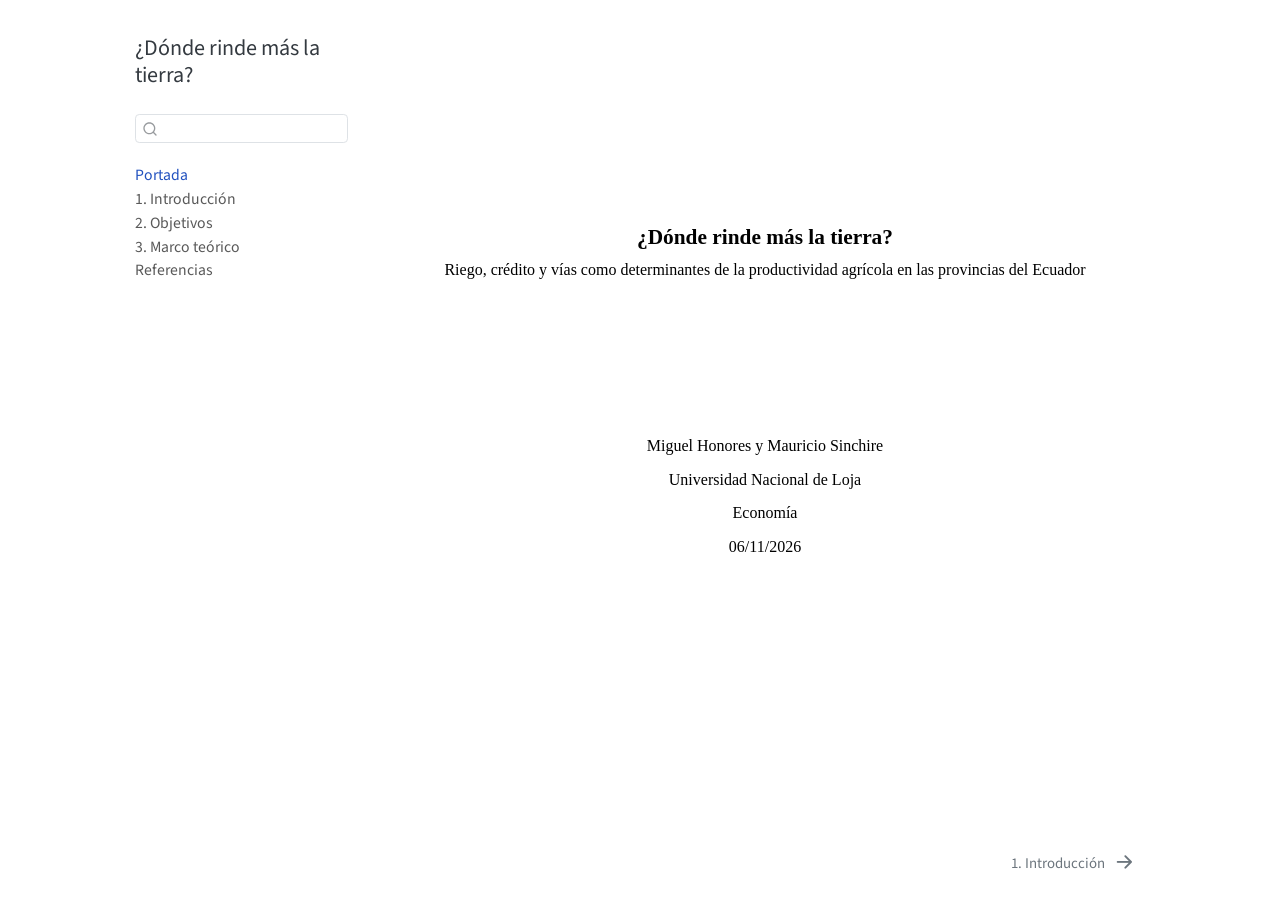
<file: capitulos/_book/index.html>
<!DOCTYPE html>
<html xmlns="http://www.w3.org/1999/xhtml" lang="es" xml:lang="es"><head>

<meta charset="utf-8">
<meta name="generator" content="quarto-1.10.18">

<meta name="viewport" content="width=device-width, initial-scale=1.0, user-scalable=yes">

<meta name="author" content="Miguel Honores y Mauricio Sinchire">
<meta name="author" content="Universidad Nacional de Loja">
<meta name="author" content="Economía">
<meta name="dcterms.date" content="2026-06-11">

<title>¿Dónde rinde más la tierra?</title>
<style>
/* Default styles provided by pandoc.
** See https://pandoc.org/MANUAL.html#variables-for-html for config info.
*/
span.smallcaps{font-variant: small-caps;}
div.columns{display: flex; gap: 1.5em;}
div.column{flex: auto;}
@media screen {
div.columns{gap: min(4vw, 1.5em);}
div.column{overflow-x: auto;}
}
div.hanging-indent{margin-left: 1.5em; text-indent: -1.5em;}
ul.task-list{list-style: none;}
ul.task-list li input[type="checkbox"] {
  width: 0.8em;
  margin: 0 0.8em 0.2em -1em; /* quarto-specific, see https://github.com/quarto-dev/quarto-cli/issues/4556 */ 
  vertical-align: middle;
}
</style>


<script src="site_libs/quarto-nav/quarto-nav.js"></script>
<script src="site_libs/quarto-nav/headroom.min.js"></script>
<script src="site_libs/clipboard/clipboard.min.js"></script>
<script src="site_libs/quarto-search/autocomplete.umd.js"></script>
<script src="site_libs/quarto-search/fuse.min.js"></script>
<script src="site_libs/quarto-search/quarto-search.js"></script>
<meta name="quarto:offset" content="./">
<link href="./01-introduccion.html" rel="next">
<script src="site_libs/quarto-html/quarto.js" type="module"></script>
<script src="site_libs/quarto-html/tabsets/tabsets.js" type="module"></script>
<script src="site_libs/quarto-html/popper.min.js"></script>
<script src="site_libs/quarto-html/tippy.umd.min.js"></script>
<script src="site_libs/quarto-html/anchor.min.js"></script>
<link href="site_libs/quarto-html/tippy.css" rel="stylesheet">
<link href="site_libs/quarto-html/quarto-syntax-highlighting-64a204ab8560d761af7679ceaba22944.css" rel="stylesheet" id="quarto-text-highlighting-styles">
<script src="site_libs/bootstrap/bootstrap.min.js"></script>
<link href="site_libs/bootstrap/bootstrap-icons.css" rel="stylesheet">
<link href="site_libs/bootstrap/bootstrap-631496449bf32ff9b0bb69a6bfd9195d.min.css" rel="stylesheet" append-hash="true" id="quarto-bootstrap" data-mode="light">
<script id="quarto-search-options" type="application/json">{
  "location": "sidebar",
  "copy-button": false,
  "collapse-after": 3,
  "panel-placement": "start",
  "type": "textbox",
  "limit": 50,
  "keyboard-shortcut": [
    "f",
    "/",
    "s"
  ],
  "show-item-context": false,
  "language": {
    "search-no-results-text": "No se han encontrado resultados",
    "search-matching-documents-text": "documentos encontrados",
    "search-copy-link-title": "Copiar el enlace en la búsqueda",
    "search-hide-matches-text": "Ocultar resultados adicionales",
    "search-more-match-text": "resultado adicional en este documento",
    "search-more-matches-text": "resultados adicionales en este documento",
    "search-clear-button-title": "Borrar",
    "search-text-placeholder": "",
    "search-detached-cancel-button-title": "Cancelar",
    "search-submit-button-title": "Enviar",
    "search-label": "Buscar"
  }
}</script>


<link rel="stylesheet" href="apa.css">
</head>

<body class="nav-sidebar floating fullcontent quarto-light">

<div id="quarto-search-results"></div>
  <header id="quarto-header" class="headroom fixed-top">
  <nav class="quarto-secondary-nav">
    <div class="container-fluid d-flex">
      <button type="button" class="quarto-btn-toggle btn" data-bs-toggle="collapse" role="button" data-bs-target=".quarto-sidebar-collapse-item" aria-controls="quarto-sidebar" aria-expanded="false" aria-label="Alternar barra lateral" onclick="if (window.quartoToggleHeadroom) { window.quartoToggleHeadroom(); }">
        <i class="bi bi-layout-text-sidebar-reverse"></i>
      </button>
        <nav class="quarto-page-breadcrumbs" aria-label="breadcrumb"><ol class="breadcrumb"><li class="breadcrumb-item"><a href="./index.html"><span class="chapter-title">Portada</span></a></li></ol></nav>
        <a class="flex-grow-1" role="navigation" data-bs-toggle="collapse" data-bs-target=".quarto-sidebar-collapse-item" aria-controls="quarto-sidebar" aria-expanded="false" aria-label="Alternar barra lateral" onclick="if (window.quartoToggleHeadroom) { window.quartoToggleHeadroom(); }">      
        </a>
      <button type="button" class="btn quarto-search-button" aria-label="Buscar" onclick="window.quartoOpenSearch();">
        <i class="bi bi-search"></i>
      </button>
    </div>
  </nav>
</header>
<!-- content -->
<div id="quarto-content" class="quarto-container page-columns page-rows-contents page-layout-article">
<!-- sidebar -->
  <nav id="quarto-sidebar" class="sidebar collapse collapse-horizontal quarto-sidebar-collapse-item sidebar-navigation floating overflow-auto">
    <div class="pt-lg-2 mt-2 text-left sidebar-header">
    <div class="sidebar-title mb-0 py-0">
      <a href="./">¿Dónde rinde más la tierra?</a> 
    </div>
      </div>
        <div class="mt-2 flex-shrink-0 align-items-center">
        <div class="sidebar-search">
        <div id="quarto-search" class="" title="Buscar"></div>
        </div>
        </div>
    <div class="sidebar-menu-container"> 
    <ul class="list-unstyled mt-1">
        <li class="sidebar-item">
  <div class="sidebar-item-container"> 
  <a href="./index.html" class="sidebar-item-text sidebar-link active"><span class="chapter-title">Portada</span></a>
  </div>
</li>
        <li class="sidebar-item">
  <div class="sidebar-item-container"> 
  <a href="./01-introduccion.html" class="sidebar-item-text sidebar-link"><span class="chapter-title">1. Introducción</span></a>
  </div>
</li>
        <li class="sidebar-item">
  <div class="sidebar-item-container"> 
  <a href="./02-objetivos.html" class="sidebar-item-text sidebar-link"><span class="chapter-title">2. Objetivos</span></a>
  </div>
</li>
        <li class="sidebar-item">
  <div class="sidebar-item-container"> 
  <a href="./03-marco-teorico.html" class="sidebar-item-text sidebar-link"><span class="chapter-title">3. Marco teórico</span></a>
  </div>
</li>
        <li class="sidebar-item">
  <div class="sidebar-item-container"> 
  <a href="./04-referencias-apa7.html" class="sidebar-item-text sidebar-link"><span class="chapter-title">Referencias</span></a>
  </div>
</li>
    </ul>
    </div>
</nav>
<div id="quarto-sidebar-glass" class="quarto-sidebar-collapse-item" data-bs-toggle="collapse" data-bs-target=".quarto-sidebar-collapse-item"></div>
<!-- margin-sidebar -->
    
<!-- main -->
<main class="content" id="quarto-document-content">

<header id="title-block-header" class="quarto-title-block default">
<div class="quarto-title">
<h1 class="title">¿Dónde rinde más la tierra?</h1>
<p class="subtitle lead">Riego, crédito y vías como determinantes de la productividad agrícola en las provincias del Ecuador</p>
</div>



<div class="quarto-title-meta">

    <div>
    <div class="quarto-title-meta-heading">Autores/as</div>
    <div class="quarto-title-meta-contents">
             <p>Miguel Honores y Mauricio Sinchire </p>
             <p>Universidad Nacional de Loja </p>
             <p>Economía </p>
          </div>
  </div>
    
    <div>
    <div class="quarto-title-meta-heading">Fecha de publicación</div>
    <div class="quarto-title-meta-contents">
      <p class="date">06/11/2026</p>
    </div>
  </div>
  
    
  </div>
  


</header>


<!-- Portada generada automáticamente desde los metadatos de _quarto.yml -->
<div style="page-break-after: always;"></div>



</main> <!-- /main -->
<script id="quarto-html-after-body" type="application/javascript">
  window.document.addEventListener("DOMContentLoaded", function (event) {
    const icon = "";
    const anchorJS = new window.AnchorJS();
    anchorJS.options = {
      placement: 'right',
      icon: icon
    };
    anchorJS.add('.anchored');
    const isCodeAnnotation = (el) => {
      for (const clz of el.classList) {
        if (clz.startsWith('code-annotation-')) {                     
          return true;
        }
      }
      return false;
    }
    const onCopySuccess = function(e) {
      // button target
      const button = e.trigger;
      // don't keep focus
      button.blur();
      // flash "checked"
      button.classList.add('code-copy-button-checked');
      var currentTitle = button.getAttribute("title");
      button.setAttribute("title", "Copiado");
      let tooltip;
      if (window.bootstrap) {
        button.setAttribute("data-bs-toggle", "tooltip");
        button.setAttribute("data-bs-placement", "left");
        button.setAttribute("data-bs-title", "Copiado");
        tooltip = new bootstrap.Tooltip(button, 
          { trigger: "manual", 
            customClass: "code-copy-button-tooltip",
            offset: [0, -8]});
        tooltip.show();    
      }
      setTimeout(function() {
        if (tooltip) {
          tooltip.hide();
          button.removeAttribute("data-bs-title");
          button.removeAttribute("data-bs-toggle");
          button.removeAttribute("data-bs-placement");
        }
        button.setAttribute("title", currentTitle);
        button.classList.remove('code-copy-button-checked');
      }, 1000);
      // clear code selection
      e.clearSelection();
    }
    const getTextToCopy = function(trigger) {
      const outerScaffold = trigger.parentElement.cloneNode(true);
      const codeEl = outerScaffold.querySelector('code');
      for (const childEl of codeEl.children) {
        if (isCodeAnnotation(childEl)) {
          childEl.remove();
        }
      }
      return codeEl.innerText;
    }
    const clipboard = new window.ClipboardJS('.code-copy-button:not([data-in-quarto-modal])', {
      text: getTextToCopy
    });
    clipboard.on('success', onCopySuccess);
    if (window.document.getElementById('quarto-embedded-source-code-modal')) {
      const clipboardModal = new window.ClipboardJS('.code-copy-button[data-in-quarto-modal]', {
        text: getTextToCopy,
        container: window.document.getElementById('quarto-embedded-source-code-modal')
      });
      clipboardModal.on('success', onCopySuccess);
    }
      var localhostRegex = new RegExp(/^(?:http|https):\/\/localhost\:?[0-9]*\//);
      var mailtoRegex = new RegExp(/^mailto:/);
        var filterRegex = new RegExp('/' + window.location.host + '/');
      var isInternal = (href) => {
          return filterRegex.test(href) || localhostRegex.test(href) || mailtoRegex.test(href);
      }
      // Inspect non-navigation links and adorn them if external
     var links = window.document.querySelectorAll('a[href]:not(.nav-link):not(.navbar-brand):not(.toc-action):not(.sidebar-link):not(.sidebar-item-toggle):not(.pagination-link):not(.no-external):not([aria-hidden]):not(.dropdown-item):not(.quarto-navigation-tool):not(.about-link)');
      for (var i=0; i<links.length; i++) {
        const link = links[i];
        if (!isInternal(link.href)) {
          // undo the damage that might have been done by quarto-nav.js in the case of
          // links that we want to consider external
          if (link.dataset.originalHref !== undefined) {
            link.href = link.dataset.originalHref;
          }
        }
      }
    function tippyHover(el, contentFn, onTriggerFn, onUntriggerFn) {
      const config = {
        allowHTML: true,
        maxWidth: 500,
        delay: 100,
        arrow: false,
        appendTo: function(el) {
            return el.parentElement;
        },
        interactive: true,
        interactiveBorder: 10,
        theme: 'quarto',
        placement: 'bottom-start',
      };
      if (contentFn) {
        config.content = contentFn;
      }
      if (onTriggerFn) {
        config.onTrigger = onTriggerFn;
      }
      if (onUntriggerFn) {
        config.onUntrigger = onUntriggerFn;
      }
      window.tippy(el, config); 
    }
    const noterefs = window.document.querySelectorAll('a[role="doc-noteref"]');
    for (var i=0; i<noterefs.length; i++) {
      const ref = noterefs[i];
      tippyHover(ref, function() {
        // use id or data attribute instead here
        let href = ref.getAttribute('data-footnote-href') || ref.getAttribute('href');
        try { href = new URL(href).hash; } catch {}
        const id = href.replace(/^#\/?/, "");
        const note = window.document.getElementById(id);
        if (note) {
          return note.innerHTML;
        } else {
          return "";
        }
      });
    }
    const xrefs = window.document.querySelectorAll('a.quarto-xref');
    const processXRef = (id, note) => {
      // Strip column container classes
      const stripColumnClz = (el) => {
        el.classList.remove("page-full", "page-columns");
        if (el.children) {
          for (const child of el.children) {
            stripColumnClz(child);
          }
        }
      }
      stripColumnClz(note)
      if (id === null || id.startsWith('sec-')) {
        // Special case sections, only their first couple elements
        const container = document.createElement("div");
        if (note.children && note.children.length > 2) {
          container.appendChild(note.children[0].cloneNode(true));
          for (let i = 1; i < note.children.length; i++) {
            const child = note.children[i];
            if (child.tagName === "P" && child.innerText === "") {
              continue;
            } else {
              container.appendChild(child.cloneNode(true));
              break;
            }
          }
          if (window.Quarto?.typesetMath) {
            window.Quarto.typesetMath(container);
          }
          return container.innerHTML
        } else {
          if (window.Quarto?.typesetMath) {
            window.Quarto.typesetMath(note);
          }
          return note.innerHTML;
        }
      } else {
        // Remove any anchor links if they are present
        const anchorLink = note.querySelector('a.anchorjs-link');
        if (anchorLink) {
          anchorLink.remove();
        }
        if (window.Quarto?.typesetMath) {
          window.Quarto.typesetMath(note);
        }
        if (note.classList.contains("callout")) {
          return note.outerHTML;
        } else {
          return note.innerHTML;
        }
      }
    }
    for (var i=0; i<xrefs.length; i++) {
      const xref = xrefs[i];
      tippyHover(xref, undefined, function(instance) {
        instance.disable();
        let url = xref.getAttribute('href');
        let hash = undefined; 
        if (url.startsWith('#')) {
          hash = url;
        } else {
          try { hash = new URL(url).hash; } catch {}
        }
        if (hash) {
          const id = hash.replace(/^#\/?/, "");
          const note = window.document.getElementById(id);
          if (note !== null) {
            try {
              const html = processXRef(id, note.cloneNode(true));
              instance.setContent(html);
            } finally {
              instance.enable();
              instance.show();
            }
          } else {
            // See if we can fetch this
            fetch(url.split('#')[0])
            .then(res => res.text())
            .then(html => {
              const parser = new DOMParser();
              const htmlDoc = parser.parseFromString(html, "text/html");
              const note = htmlDoc.getElementById(id);
              if (note !== null) {
                const html = processXRef(id, note);
                instance.setContent(html);
              } 
            }).finally(() => {
              instance.enable();
              instance.show();
            });
          }
        } else {
          // See if we can fetch a full url (with no hash to target)
          // This is a special case and we should probably do some content thinning / targeting
          fetch(url)
          .then(res => res.text())
          .then(html => {
            const parser = new DOMParser();
            const htmlDoc = parser.parseFromString(html, "text/html");
            const note = htmlDoc.querySelector('main.content');
            if (note !== null) {
              // This should only happen for chapter cross references
              // (since there is no id in the URL)
              // remove the first header
              if (note.children.length > 0 && note.children[0].tagName === "HEADER") {
                note.children[0].remove();
              }
              const html = processXRef(null, note);
              instance.setContent(html);
            } 
          }).finally(() => {
            instance.enable();
            instance.show();
          });
        }
      }, function(instance) {
      });
    }
        let selectedAnnoteEl;
        const selectorForAnnotation = ( cell, annotation) => {
          let cellAttr = 'data-code-cell="' + cell + '"';
          let lineAttr = 'data-code-annotation="' +  annotation + '"';
          const selector = 'span[' + cellAttr + '][' + lineAttr + ']';
          return selector;
        }
        const selectCodeLines = (annoteEl) => {
          const doc = window.document;
          const targetCell = annoteEl.getAttribute("data-target-cell");
          const targetAnnotation = annoteEl.getAttribute("data-target-annotation");
          const annoteSpan = window.document.querySelector(selectorForAnnotation(targetCell, targetAnnotation));
          const lines = annoteSpan.getAttribute("data-code-lines").split(",");
          const lineIds = lines.map((line) => {
            return targetCell + "-" + line;
          })
          let top = null;
          let height = null;
          let parent = null;
          if (lineIds.length > 0) {
              //compute the position of the single el (top and bottom and make a div)
              const el = window.document.getElementById(lineIds[0]);
              top = el.offsetTop;
              height = el.offsetHeight;
              parent = el.parentElement.parentElement;
            if (lineIds.length > 1) {
              const lastEl = window.document.getElementById(lineIds[lineIds.length - 1]);
              const bottom = lastEl.offsetTop + lastEl.offsetHeight;
              height = bottom - top;
            }
            if (top !== null && height !== null && parent !== null) {
              // cook up a div (if necessary) and position it 
              let div = window.document.getElementById("code-annotation-line-highlight");
              if (div === null) {
                div = window.document.createElement("div");
                div.setAttribute("id", "code-annotation-line-highlight");
                div.style.position = 'absolute';
                parent.appendChild(div);
              }
              div.style.top = top - 2 + "px";
              div.style.height = height + 4 + "px";
              div.style.left = 0;
              let gutterDiv = window.document.getElementById("code-annotation-line-highlight-gutter");
              if (gutterDiv === null) {
                gutterDiv = window.document.createElement("div");
                gutterDiv.setAttribute("id", "code-annotation-line-highlight-gutter");
                gutterDiv.style.position = 'absolute';
                const codeCell = window.document.getElementById(targetCell);
                const gutter = codeCell.querySelector('.code-annotation-gutter');
                gutter.appendChild(gutterDiv);
              }
              gutterDiv.style.top = top - 2 + "px";
              gutterDiv.style.height = height + 4 + "px";
            }
            selectedAnnoteEl = annoteEl;
          }
        };
        const unselectCodeLines = () => {
          const elementsIds = ["code-annotation-line-highlight", "code-annotation-line-highlight-gutter"];
          elementsIds.forEach((elId) => {
            const div = window.document.getElementById(elId);
            if (div) {
              div.remove();
            }
          });
          selectedAnnoteEl = undefined;
        };
          // Handle positioning of the toggle
      window.addEventListener(
        "resize",
        throttle(() => {
          elRect = undefined;
          if (selectedAnnoteEl) {
            selectCodeLines(selectedAnnoteEl);
          }
        }, 10)
      );
      function throttle(fn, ms) {
      let throttle = false;
      let timer;
        return (...args) => {
          if(!throttle) { // first call gets through
              fn.apply(this, args);
              throttle = true;
          } else { // all the others get throttled
              if(timer) clearTimeout(timer); // cancel #2
              timer = setTimeout(() => {
                fn.apply(this, args);
                timer = throttle = false;
              }, ms);
          }
        };
      }
        // Attach click handler to the DT
        const annoteDls = window.document.querySelectorAll('dt[data-target-cell]');
        for (const annoteDlNode of annoteDls) {
          annoteDlNode.addEventListener('click', (event) => {
            const clickedEl = event.target;
            if (clickedEl !== selectedAnnoteEl) {
              unselectCodeLines();
              const activeEl = window.document.querySelector('dt[data-target-cell].code-annotation-active');
              if (activeEl) {
                activeEl.classList.remove('code-annotation-active');
              }
              selectCodeLines(clickedEl);
              clickedEl.classList.add('code-annotation-active');
            } else {
              // Unselect the line
              unselectCodeLines();
              clickedEl.classList.remove('code-annotation-active');
            }
          });
        }
    const findCites = (el) => {
      const parentEl = el.parentElement;
      if (parentEl) {
        const cites = parentEl.dataset.cites;
        if (cites) {
          return {
            el,
            cites: cites.split(' ')
          };
        } else {
          return findCites(el.parentElement)
        }
      } else {
        return undefined;
      }
    };
    var bibliorefs = window.document.querySelectorAll('a[role="doc-biblioref"]');
    for (var i=0; i<bibliorefs.length; i++) {
      const ref = bibliorefs[i];
      const citeInfo = findCites(ref);
      if (citeInfo) {
        tippyHover(citeInfo.el, function() {
          var popup = window.document.createElement('div');
          citeInfo.cites.forEach(function(cite) {
            var citeDiv = window.document.createElement('div');
            citeDiv.classList.add('hanging-indent');
            citeDiv.classList.add('csl-entry');
            var biblioDiv = window.document.getElementById('ref-' + cite);
            if (biblioDiv) {
              citeDiv.innerHTML = biblioDiv.innerHTML;
            }
            popup.appendChild(citeDiv);
          });
          return popup.innerHTML;
        });
      }
    }
  });
  </script>
<nav class="page-navigation">
  <div class="nav-page nav-page-previous">
  </div>
  <div class="nav-page nav-page-next">
      <a href="./01-introduccion.html" class="pagination-link" aria-label="1. Introducción">
        <span class="nav-page-text"><span class="chapter-title">1. Introducción</span></span> <i class="bi bi-arrow-right-short"></i>
      </a>
  </div>
</nav>
</div> <!-- /content -->




</body></html>
</file>
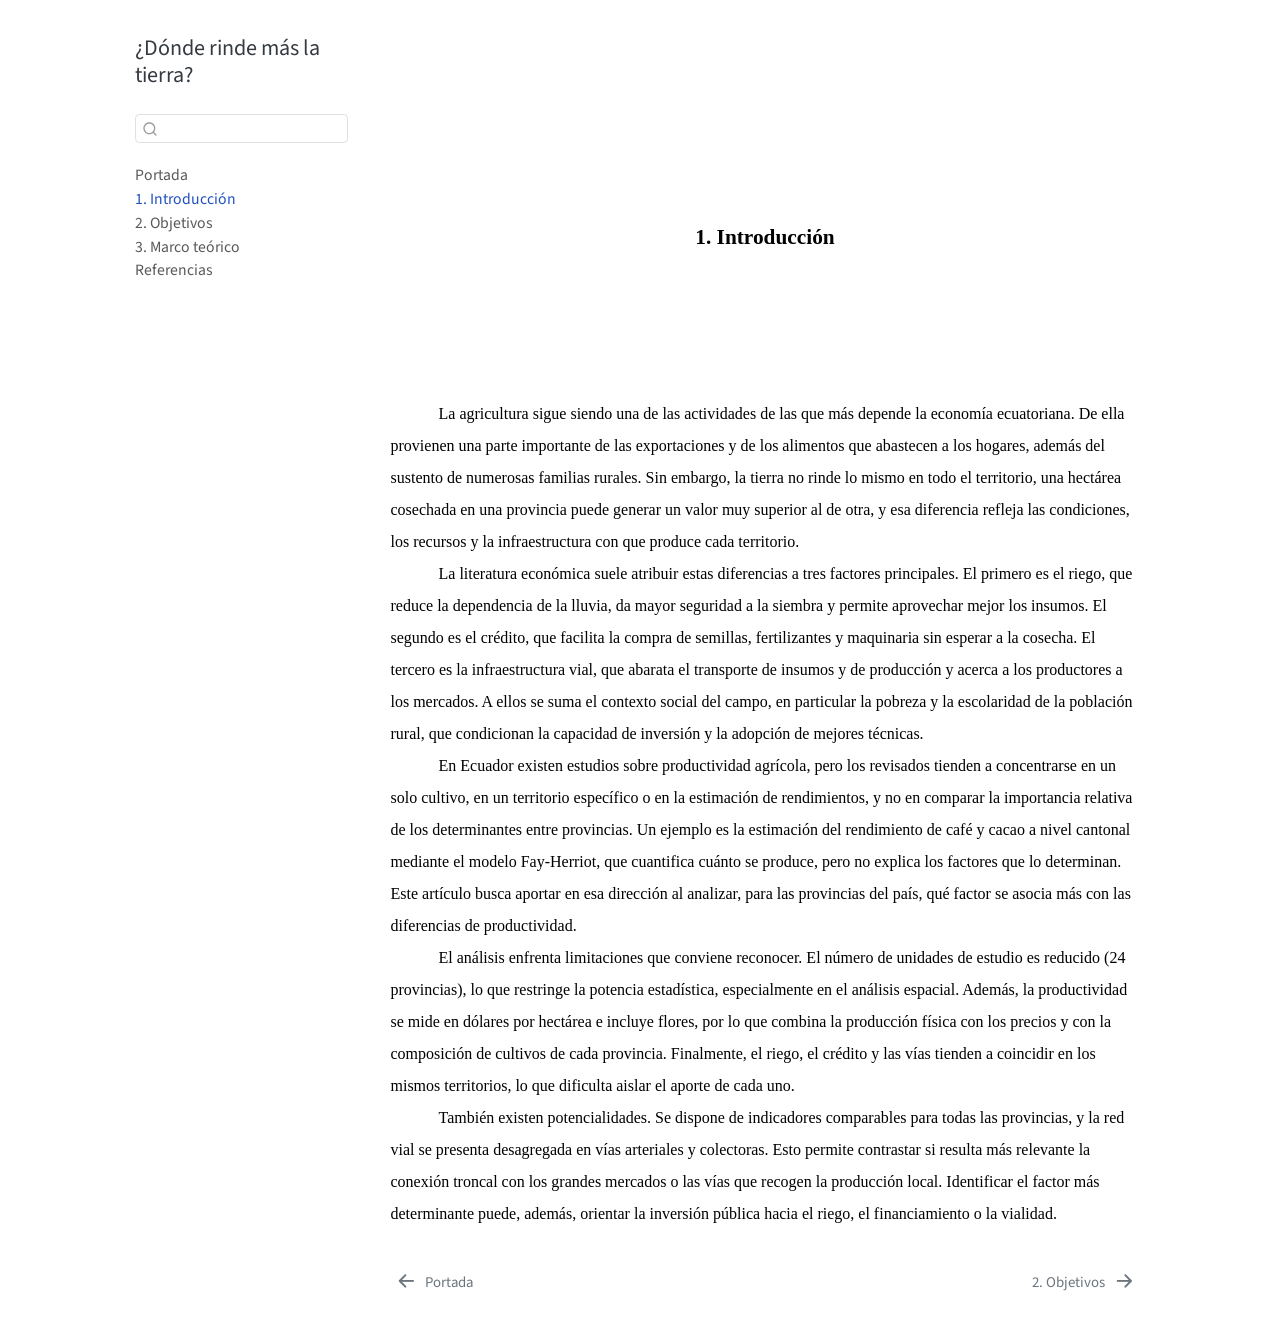
<file: capitulos/_book/01-introduccion.html>
<!DOCTYPE html>
<html xmlns="http://www.w3.org/1999/xhtml" lang="es" xml:lang="es"><head>

<meta charset="utf-8">
<meta name="generator" content="quarto-1.10.18">

<meta name="viewport" content="width=device-width, initial-scale=1.0, user-scalable=yes">


<title>1. Introducción – ¿Dónde rinde más la tierra?</title>
<style>
/* Default styles provided by pandoc.
** See https://pandoc.org/MANUAL.html#variables-for-html for config info.
*/
span.smallcaps{font-variant: small-caps;}
div.columns{display: flex; gap: 1.5em;}
div.column{flex: auto;}
@media screen {
div.columns{gap: min(4vw, 1.5em);}
div.column{overflow-x: auto;}
}
div.hanging-indent{margin-left: 1.5em; text-indent: -1.5em;}
ul.task-list{list-style: none;}
ul.task-list li input[type="checkbox"] {
  width: 0.8em;
  margin: 0 0.8em 0.2em -1em; /* quarto-specific, see https://github.com/quarto-dev/quarto-cli/issues/4556 */ 
  vertical-align: middle;
}
</style>


<script src="site_libs/quarto-nav/quarto-nav.js"></script>
<script src="site_libs/quarto-nav/headroom.min.js"></script>
<script src="site_libs/clipboard/clipboard.min.js"></script>
<script src="site_libs/quarto-search/autocomplete.umd.js"></script>
<script src="site_libs/quarto-search/fuse.min.js"></script>
<script src="site_libs/quarto-search/quarto-search.js"></script>
<meta name="quarto:offset" content="./">
<link href="./02-objetivos.html" rel="next">
<link href="./index.html" rel="prev">
<script src="site_libs/quarto-html/quarto.js" type="module"></script>
<script src="site_libs/quarto-html/tabsets/tabsets.js" type="module"></script>
<script src="site_libs/quarto-html/popper.min.js"></script>
<script src="site_libs/quarto-html/tippy.umd.min.js"></script>
<script src="site_libs/quarto-html/anchor.min.js"></script>
<link href="site_libs/quarto-html/tippy.css" rel="stylesheet">
<link href="site_libs/quarto-html/quarto-syntax-highlighting-64a204ab8560d761af7679ceaba22944.css" rel="stylesheet" id="quarto-text-highlighting-styles">
<script src="site_libs/bootstrap/bootstrap.min.js"></script>
<link href="site_libs/bootstrap/bootstrap-icons.css" rel="stylesheet">
<link href="site_libs/bootstrap/bootstrap-631496449bf32ff9b0bb69a6bfd9195d.min.css" rel="stylesheet" append-hash="true" id="quarto-bootstrap" data-mode="light">
<script id="quarto-search-options" type="application/json">{
  "location": "sidebar",
  "copy-button": false,
  "collapse-after": 3,
  "panel-placement": "start",
  "type": "textbox",
  "limit": 50,
  "keyboard-shortcut": [
    "f",
    "/",
    "s"
  ],
  "show-item-context": false,
  "language": {
    "search-no-results-text": "No se han encontrado resultados",
    "search-matching-documents-text": "documentos encontrados",
    "search-copy-link-title": "Copiar el enlace en la búsqueda",
    "search-hide-matches-text": "Ocultar resultados adicionales",
    "search-more-match-text": "resultado adicional en este documento",
    "search-more-matches-text": "resultados adicionales en este documento",
    "search-clear-button-title": "Borrar",
    "search-text-placeholder": "",
    "search-detached-cancel-button-title": "Cancelar",
    "search-submit-button-title": "Enviar",
    "search-label": "Buscar"
  }
}</script>


<link rel="stylesheet" href="apa.css">
</head>

<body class="nav-sidebar floating fullcontent quarto-light">

<div id="quarto-search-results"></div>
  <header id="quarto-header" class="headroom fixed-top">
  <nav class="quarto-secondary-nav">
    <div class="container-fluid d-flex">
      <button type="button" class="quarto-btn-toggle btn" data-bs-toggle="collapse" role="button" data-bs-target=".quarto-sidebar-collapse-item" aria-controls="quarto-sidebar" aria-expanded="false" aria-label="Alternar barra lateral" onclick="if (window.quartoToggleHeadroom) { window.quartoToggleHeadroom(); }">
        <i class="bi bi-layout-text-sidebar-reverse"></i>
      </button>
        <nav class="quarto-page-breadcrumbs" aria-label="breadcrumb"><ol class="breadcrumb"><li class="breadcrumb-item"><a href="./01-introduccion.html"><span class="chapter-title">1. Introducción</span></a></li></ol></nav>
        <a class="flex-grow-1" role="navigation" data-bs-toggle="collapse" data-bs-target=".quarto-sidebar-collapse-item" aria-controls="quarto-sidebar" aria-expanded="false" aria-label="Alternar barra lateral" onclick="if (window.quartoToggleHeadroom) { window.quartoToggleHeadroom(); }">      
        </a>
      <button type="button" class="btn quarto-search-button" aria-label="Buscar" onclick="window.quartoOpenSearch();">
        <i class="bi bi-search"></i>
      </button>
    </div>
  </nav>
</header>
<!-- content -->
<div id="quarto-content" class="quarto-container page-columns page-rows-contents page-layout-article">
<!-- sidebar -->
  <nav id="quarto-sidebar" class="sidebar collapse collapse-horizontal quarto-sidebar-collapse-item sidebar-navigation floating overflow-auto">
    <div class="pt-lg-2 mt-2 text-left sidebar-header">
    <div class="sidebar-title mb-0 py-0">
      <a href="./">¿Dónde rinde más la tierra?</a> 
    </div>
      </div>
        <div class="mt-2 flex-shrink-0 align-items-center">
        <div class="sidebar-search">
        <div id="quarto-search" class="" title="Buscar"></div>
        </div>
        </div>
    <div class="sidebar-menu-container"> 
    <ul class="list-unstyled mt-1">
        <li class="sidebar-item">
  <div class="sidebar-item-container"> 
  <a href="./index.html" class="sidebar-item-text sidebar-link"><span class="chapter-title">Portada</span></a>
  </div>
</li>
        <li class="sidebar-item">
  <div class="sidebar-item-container"> 
  <a href="./01-introduccion.html" class="sidebar-item-text sidebar-link active"><span class="chapter-title">1. Introducción</span></a>
  </div>
</li>
        <li class="sidebar-item">
  <div class="sidebar-item-container"> 
  <a href="./02-objetivos.html" class="sidebar-item-text sidebar-link"><span class="chapter-title">2. Objetivos</span></a>
  </div>
</li>
        <li class="sidebar-item">
  <div class="sidebar-item-container"> 
  <a href="./03-marco-teorico.html" class="sidebar-item-text sidebar-link"><span class="chapter-title">3. Marco teórico</span></a>
  </div>
</li>
        <li class="sidebar-item">
  <div class="sidebar-item-container"> 
  <a href="./04-referencias-apa7.html" class="sidebar-item-text sidebar-link"><span class="chapter-title">Referencias</span></a>
  </div>
</li>
    </ul>
    </div>
</nav>
<div id="quarto-sidebar-glass" class="quarto-sidebar-collapse-item" data-bs-toggle="collapse" data-bs-target=".quarto-sidebar-collapse-item"></div>
<!-- margin-sidebar -->
    
<!-- main -->
<main class="content" id="quarto-document-content">

<header id="title-block-header" class="quarto-title-block default">
<div class="quarto-title">
<h1 class="title"><span class="chapter-title">1. Introducción</span></h1>
</div>



<div class="quarto-title-meta">

    
  
    
  </div>
  


</header>


<p>La agricultura sigue siendo una de las actividades de las que más depende la economía ecuatoriana. De ella provienen una parte importante de las exportaciones y de los alimentos que abastecen a los hogares, además del sustento de numerosas familias rurales. Sin embargo, la tierra no rinde lo mismo en todo el territorio, una hectárea cosechada en una provincia puede generar un valor muy superior al de otra, y esa diferencia refleja las condiciones, los recursos y la infraestructura con que produce cada territorio.</p>
<p>La literatura económica suele atribuir estas diferencias a tres factores principales. El primero es el riego, que reduce la dependencia de la lluvia, da mayor seguridad a la siembra y permite aprovechar mejor los insumos. El segundo es el crédito, que facilita la compra de semillas, fertilizantes y maquinaria sin esperar a la cosecha. El tercero es la infraestructura vial, que abarata el transporte de insumos y de producción y acerca a los productores a los mercados. A ellos se suma el contexto social del campo, en particular la pobreza y la escolaridad de la población rural, que condicionan la capacidad de inversión y la adopción de mejores técnicas.</p>
<p>En Ecuador existen estudios sobre productividad agrícola, pero los revisados tienden a concentrarse en un solo cultivo, en un territorio específico o en la estimación de rendimientos, y no en comparar la importancia relativa de los determinantes entre provincias. Un ejemplo es la estimación del rendimiento de café y cacao a nivel cantonal mediante el modelo Fay-Herriot, que cuantifica cuánto se produce, pero no explica los factores que lo determinan. Este artículo busca aportar en esa dirección al analizar, para las provincias del país, qué factor se asocia más con las diferencias de productividad.</p>
<p>El análisis enfrenta limitaciones que conviene reconocer. El número de unidades de estudio es reducido (24 provincias), lo que restringe la potencia estadística, especialmente en el análisis espacial. Además, la productividad se mide en dólares por hectárea e incluye flores, por lo que combina la producción física con los precios y con la composición de cultivos de cada provincia. Finalmente, el riego, el crédito y las vías tienden a coincidir en los mismos territorios, lo que dificulta aislar el aporte de cada uno.</p>
<p>También existen potencialidades. Se dispone de indicadores comparables para todas las provincias, y la red vial se presenta desagregada en vías arteriales y colectoras. Esto permite contrastar si resulta más relevante la conexión troncal con los grandes mercados o las vías que recogen la producción local. Identificar el factor más determinante puede, además, orientar la inversión pública hacia el riego, el financiamiento o la vialidad.</p>



</main> <!-- /main -->
<script id="quarto-html-after-body" type="application/javascript">
  window.document.addEventListener("DOMContentLoaded", function (event) {
    const icon = "";
    const anchorJS = new window.AnchorJS();
    anchorJS.options = {
      placement: 'right',
      icon: icon
    };
    anchorJS.add('.anchored');
    const isCodeAnnotation = (el) => {
      for (const clz of el.classList) {
        if (clz.startsWith('code-annotation-')) {                     
          return true;
        }
      }
      return false;
    }
    const onCopySuccess = function(e) {
      // button target
      const button = e.trigger;
      // don't keep focus
      button.blur();
      // flash "checked"
      button.classList.add('code-copy-button-checked');
      var currentTitle = button.getAttribute("title");
      button.setAttribute("title", "Copiado");
      let tooltip;
      if (window.bootstrap) {
        button.setAttribute("data-bs-toggle", "tooltip");
        button.setAttribute("data-bs-placement", "left");
        button.setAttribute("data-bs-title", "Copiado");
        tooltip = new bootstrap.Tooltip(button, 
          { trigger: "manual", 
            customClass: "code-copy-button-tooltip",
            offset: [0, -8]});
        tooltip.show();    
      }
      setTimeout(function() {
        if (tooltip) {
          tooltip.hide();
          button.removeAttribute("data-bs-title");
          button.removeAttribute("data-bs-toggle");
          button.removeAttribute("data-bs-placement");
        }
        button.setAttribute("title", currentTitle);
        button.classList.remove('code-copy-button-checked');
      }, 1000);
      // clear code selection
      e.clearSelection();
    }
    const getTextToCopy = function(trigger) {
      const outerScaffold = trigger.parentElement.cloneNode(true);
      const codeEl = outerScaffold.querySelector('code');
      for (const childEl of codeEl.children) {
        if (isCodeAnnotation(childEl)) {
          childEl.remove();
        }
      }
      return codeEl.innerText;
    }
    const clipboard = new window.ClipboardJS('.code-copy-button:not([data-in-quarto-modal])', {
      text: getTextToCopy
    });
    clipboard.on('success', onCopySuccess);
    if (window.document.getElementById('quarto-embedded-source-code-modal')) {
      const clipboardModal = new window.ClipboardJS('.code-copy-button[data-in-quarto-modal]', {
        text: getTextToCopy,
        container: window.document.getElementById('quarto-embedded-source-code-modal')
      });
      clipboardModal.on('success', onCopySuccess);
    }
      var localhostRegex = new RegExp(/^(?:http|https):\/\/localhost\:?[0-9]*\//);
      var mailtoRegex = new RegExp(/^mailto:/);
        var filterRegex = new RegExp('/' + window.location.host + '/');
      var isInternal = (href) => {
          return filterRegex.test(href) || localhostRegex.test(href) || mailtoRegex.test(href);
      }
      // Inspect non-navigation links and adorn them if external
     var links = window.document.querySelectorAll('a[href]:not(.nav-link):not(.navbar-brand):not(.toc-action):not(.sidebar-link):not(.sidebar-item-toggle):not(.pagination-link):not(.no-external):not([aria-hidden]):not(.dropdown-item):not(.quarto-navigation-tool):not(.about-link)');
      for (var i=0; i<links.length; i++) {
        const link = links[i];
        if (!isInternal(link.href)) {
          // undo the damage that might have been done by quarto-nav.js in the case of
          // links that we want to consider external
          if (link.dataset.originalHref !== undefined) {
            link.href = link.dataset.originalHref;
          }
        }
      }
    function tippyHover(el, contentFn, onTriggerFn, onUntriggerFn) {
      const config = {
        allowHTML: true,
        maxWidth: 500,
        delay: 100,
        arrow: false,
        appendTo: function(el) {
            return el.parentElement;
        },
        interactive: true,
        interactiveBorder: 10,
        theme: 'quarto',
        placement: 'bottom-start',
      };
      if (contentFn) {
        config.content = contentFn;
      }
      if (onTriggerFn) {
        config.onTrigger = onTriggerFn;
      }
      if (onUntriggerFn) {
        config.onUntrigger = onUntriggerFn;
      }
      window.tippy(el, config); 
    }
    const noterefs = window.document.querySelectorAll('a[role="doc-noteref"]');
    for (var i=0; i<noterefs.length; i++) {
      const ref = noterefs[i];
      tippyHover(ref, function() {
        // use id or data attribute instead here
        let href = ref.getAttribute('data-footnote-href') || ref.getAttribute('href');
        try { href = new URL(href).hash; } catch {}
        const id = href.replace(/^#\/?/, "");
        const note = window.document.getElementById(id);
        if (note) {
          return note.innerHTML;
        } else {
          return "";
        }
      });
    }
    const xrefs = window.document.querySelectorAll('a.quarto-xref');
    const processXRef = (id, note) => {
      // Strip column container classes
      const stripColumnClz = (el) => {
        el.classList.remove("page-full", "page-columns");
        if (el.children) {
          for (const child of el.children) {
            stripColumnClz(child);
          }
        }
      }
      stripColumnClz(note)
      if (id === null || id.startsWith('sec-')) {
        // Special case sections, only their first couple elements
        const container = document.createElement("div");
        if (note.children && note.children.length > 2) {
          container.appendChild(note.children[0].cloneNode(true));
          for (let i = 1; i < note.children.length; i++) {
            const child = note.children[i];
            if (child.tagName === "P" && child.innerText === "") {
              continue;
            } else {
              container.appendChild(child.cloneNode(true));
              break;
            }
          }
          if (window.Quarto?.typesetMath) {
            window.Quarto.typesetMath(container);
          }
          return container.innerHTML
        } else {
          if (window.Quarto?.typesetMath) {
            window.Quarto.typesetMath(note);
          }
          return note.innerHTML;
        }
      } else {
        // Remove any anchor links if they are present
        const anchorLink = note.querySelector('a.anchorjs-link');
        if (anchorLink) {
          anchorLink.remove();
        }
        if (window.Quarto?.typesetMath) {
          window.Quarto.typesetMath(note);
        }
        if (note.classList.contains("callout")) {
          return note.outerHTML;
        } else {
          return note.innerHTML;
        }
      }
    }
    for (var i=0; i<xrefs.length; i++) {
      const xref = xrefs[i];
      tippyHover(xref, undefined, function(instance) {
        instance.disable();
        let url = xref.getAttribute('href');
        let hash = undefined; 
        if (url.startsWith('#')) {
          hash = url;
        } else {
          try { hash = new URL(url).hash; } catch {}
        }
        if (hash) {
          const id = hash.replace(/^#\/?/, "");
          const note = window.document.getElementById(id);
          if (note !== null) {
            try {
              const html = processXRef(id, note.cloneNode(true));
              instance.setContent(html);
            } finally {
              instance.enable();
              instance.show();
            }
          } else {
            // See if we can fetch this
            fetch(url.split('#')[0])
            .then(res => res.text())
            .then(html => {
              const parser = new DOMParser();
              const htmlDoc = parser.parseFromString(html, "text/html");
              const note = htmlDoc.getElementById(id);
              if (note !== null) {
                const html = processXRef(id, note);
                instance.setContent(html);
              } 
            }).finally(() => {
              instance.enable();
              instance.show();
            });
          }
        } else {
          // See if we can fetch a full url (with no hash to target)
          // This is a special case and we should probably do some content thinning / targeting
          fetch(url)
          .then(res => res.text())
          .then(html => {
            const parser = new DOMParser();
            const htmlDoc = parser.parseFromString(html, "text/html");
            const note = htmlDoc.querySelector('main.content');
            if (note !== null) {
              // This should only happen for chapter cross references
              // (since there is no id in the URL)
              // remove the first header
              if (note.children.length > 0 && note.children[0].tagName === "HEADER") {
                note.children[0].remove();
              }
              const html = processXRef(null, note);
              instance.setContent(html);
            } 
          }).finally(() => {
            instance.enable();
            instance.show();
          });
        }
      }, function(instance) {
      });
    }
        let selectedAnnoteEl;
        const selectorForAnnotation = ( cell, annotation) => {
          let cellAttr = 'data-code-cell="' + cell + '"';
          let lineAttr = 'data-code-annotation="' +  annotation + '"';
          const selector = 'span[' + cellAttr + '][' + lineAttr + ']';
          return selector;
        }
        const selectCodeLines = (annoteEl) => {
          const doc = window.document;
          const targetCell = annoteEl.getAttribute("data-target-cell");
          const targetAnnotation = annoteEl.getAttribute("data-target-annotation");
          const annoteSpan = window.document.querySelector(selectorForAnnotation(targetCell, targetAnnotation));
          const lines = annoteSpan.getAttribute("data-code-lines").split(",");
          const lineIds = lines.map((line) => {
            return targetCell + "-" + line;
          })
          let top = null;
          let height = null;
          let parent = null;
          if (lineIds.length > 0) {
              //compute the position of the single el (top and bottom and make a div)
              const el = window.document.getElementById(lineIds[0]);
              top = el.offsetTop;
              height = el.offsetHeight;
              parent = el.parentElement.parentElement;
            if (lineIds.length > 1) {
              const lastEl = window.document.getElementById(lineIds[lineIds.length - 1]);
              const bottom = lastEl.offsetTop + lastEl.offsetHeight;
              height = bottom - top;
            }
            if (top !== null && height !== null && parent !== null) {
              // cook up a div (if necessary) and position it 
              let div = window.document.getElementById("code-annotation-line-highlight");
              if (div === null) {
                div = window.document.createElement("div");
                div.setAttribute("id", "code-annotation-line-highlight");
                div.style.position = 'absolute';
                parent.appendChild(div);
              }
              div.style.top = top - 2 + "px";
              div.style.height = height + 4 + "px";
              div.style.left = 0;
              let gutterDiv = window.document.getElementById("code-annotation-line-highlight-gutter");
              if (gutterDiv === null) {
                gutterDiv = window.document.createElement("div");
                gutterDiv.setAttribute("id", "code-annotation-line-highlight-gutter");
                gutterDiv.style.position = 'absolute';
                const codeCell = window.document.getElementById(targetCell);
                const gutter = codeCell.querySelector('.code-annotation-gutter');
                gutter.appendChild(gutterDiv);
              }
              gutterDiv.style.top = top - 2 + "px";
              gutterDiv.style.height = height + 4 + "px";
            }
            selectedAnnoteEl = annoteEl;
          }
        };
        const unselectCodeLines = () => {
          const elementsIds = ["code-annotation-line-highlight", "code-annotation-line-highlight-gutter"];
          elementsIds.forEach((elId) => {
            const div = window.document.getElementById(elId);
            if (div) {
              div.remove();
            }
          });
          selectedAnnoteEl = undefined;
        };
          // Handle positioning of the toggle
      window.addEventListener(
        "resize",
        throttle(() => {
          elRect = undefined;
          if (selectedAnnoteEl) {
            selectCodeLines(selectedAnnoteEl);
          }
        }, 10)
      );
      function throttle(fn, ms) {
      let throttle = false;
      let timer;
        return (...args) => {
          if(!throttle) { // first call gets through
              fn.apply(this, args);
              throttle = true;
          } else { // all the others get throttled
              if(timer) clearTimeout(timer); // cancel #2
              timer = setTimeout(() => {
                fn.apply(this, args);
                timer = throttle = false;
              }, ms);
          }
        };
      }
        // Attach click handler to the DT
        const annoteDls = window.document.querySelectorAll('dt[data-target-cell]');
        for (const annoteDlNode of annoteDls) {
          annoteDlNode.addEventListener('click', (event) => {
            const clickedEl = event.target;
            if (clickedEl !== selectedAnnoteEl) {
              unselectCodeLines();
              const activeEl = window.document.querySelector('dt[data-target-cell].code-annotation-active');
              if (activeEl) {
                activeEl.classList.remove('code-annotation-active');
              }
              selectCodeLines(clickedEl);
              clickedEl.classList.add('code-annotation-active');
            } else {
              // Unselect the line
              unselectCodeLines();
              clickedEl.classList.remove('code-annotation-active');
            }
          });
        }
    const findCites = (el) => {
      const parentEl = el.parentElement;
      if (parentEl) {
        const cites = parentEl.dataset.cites;
        if (cites) {
          return {
            el,
            cites: cites.split(' ')
          };
        } else {
          return findCites(el.parentElement)
        }
      } else {
        return undefined;
      }
    };
    var bibliorefs = window.document.querySelectorAll('a[role="doc-biblioref"]');
    for (var i=0; i<bibliorefs.length; i++) {
      const ref = bibliorefs[i];
      const citeInfo = findCites(ref);
      if (citeInfo) {
        tippyHover(citeInfo.el, function() {
          var popup = window.document.createElement('div');
          citeInfo.cites.forEach(function(cite) {
            var citeDiv = window.document.createElement('div');
            citeDiv.classList.add('hanging-indent');
            citeDiv.classList.add('csl-entry');
            var biblioDiv = window.document.getElementById('ref-' + cite);
            if (biblioDiv) {
              citeDiv.innerHTML = biblioDiv.innerHTML;
            }
            popup.appendChild(citeDiv);
          });
          return popup.innerHTML;
        });
      }
    }
  });
  </script>
<nav class="page-navigation">
  <div class="nav-page nav-page-previous">
      <a href="./index.html" class="pagination-link" aria-label="Portada">
        <i class="bi bi-arrow-left-short"></i> <span class="nav-page-text"><span class="chapter-title">Portada</span></span>
      </a>          
  </div>
  <div class="nav-page nav-page-next">
      <a href="./02-objetivos.html" class="pagination-link" aria-label="2. Objetivos">
        <span class="nav-page-text"><span class="chapter-title">2. Objetivos</span></span> <i class="bi bi-arrow-right-short"></i>
      </a>
  </div>
</nav>
</div> <!-- /content -->




</body></html>
</file>
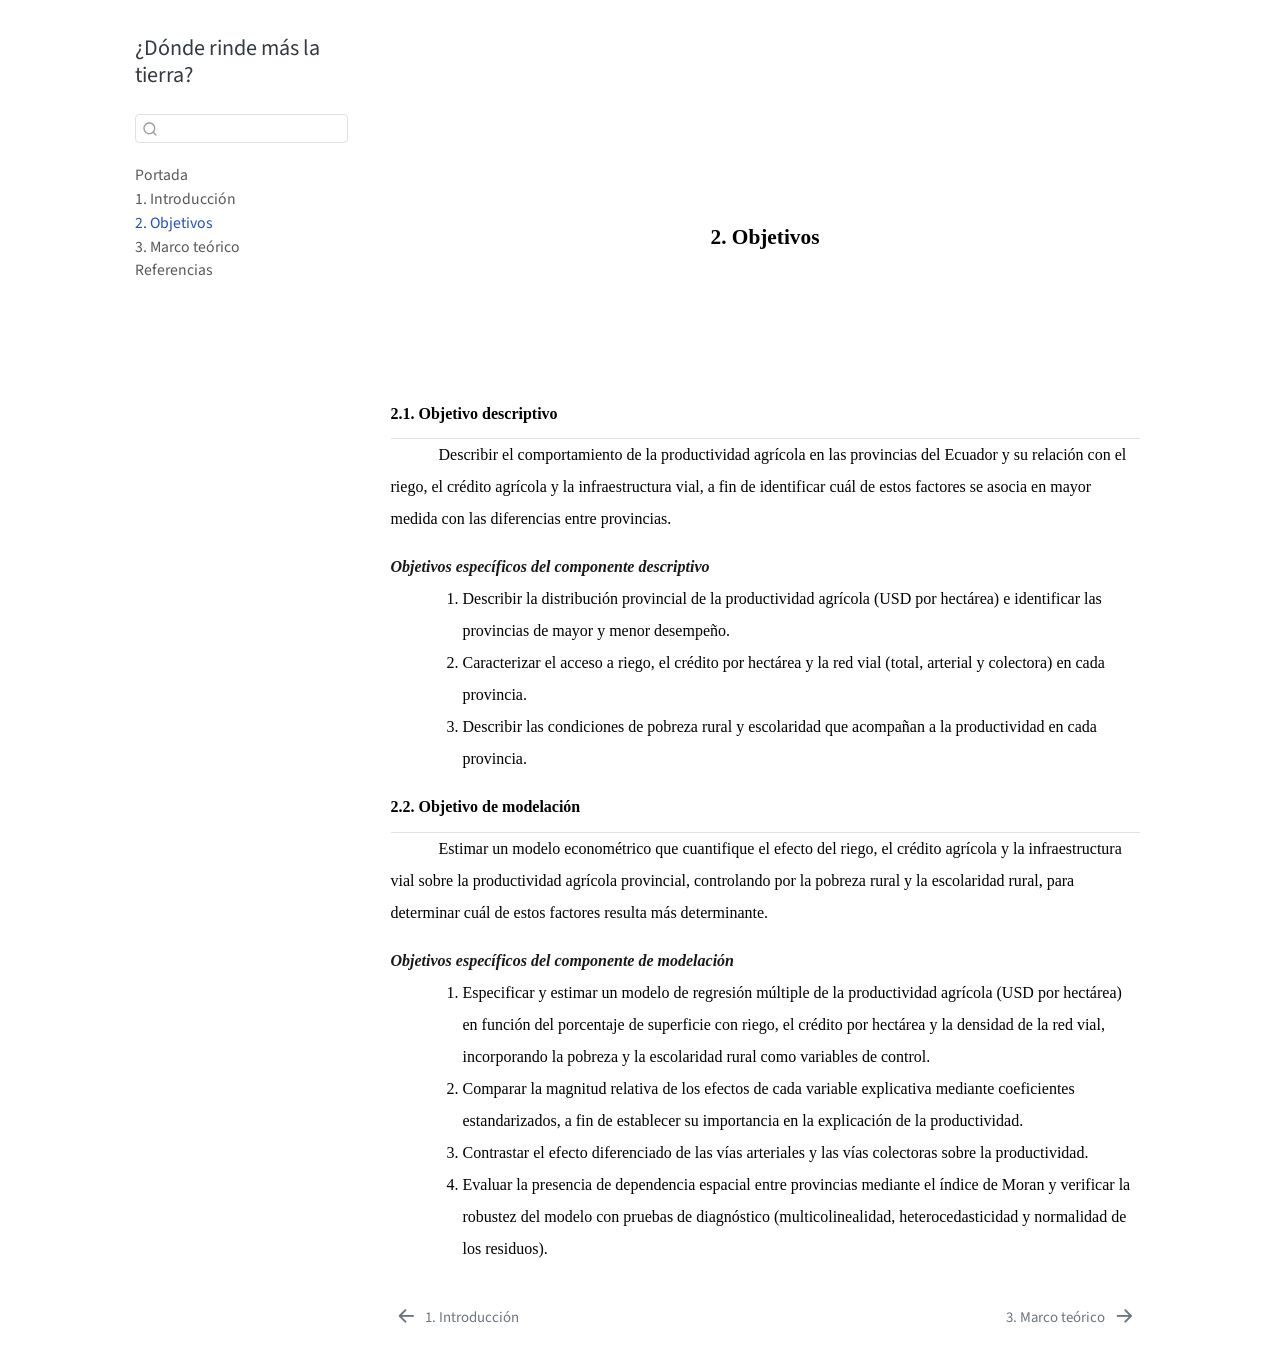
<file: capitulos/_book/02-objetivos.html>
<!DOCTYPE html>
<html xmlns="http://www.w3.org/1999/xhtml" lang="es" xml:lang="es"><head>

<meta charset="utf-8">
<meta name="generator" content="quarto-1.10.18">

<meta name="viewport" content="width=device-width, initial-scale=1.0, user-scalable=yes">


<title>2. Objetivos – ¿Dónde rinde más la tierra?</title>
<style>
/* Default styles provided by pandoc.
** See https://pandoc.org/MANUAL.html#variables-for-html for config info.
*/
span.smallcaps{font-variant: small-caps;}
div.columns{display: flex; gap: 1.5em;}
div.column{flex: auto;}
@media screen {
div.columns{gap: min(4vw, 1.5em);}
div.column{overflow-x: auto;}
}
div.hanging-indent{margin-left: 1.5em; text-indent: -1.5em;}
ul.task-list{list-style: none;}
ul.task-list li input[type="checkbox"] {
  width: 0.8em;
  margin: 0 0.8em 0.2em -1em; /* quarto-specific, see https://github.com/quarto-dev/quarto-cli/issues/4556 */ 
  vertical-align: middle;
}
</style>


<script src="site_libs/quarto-nav/quarto-nav.js"></script>
<script src="site_libs/quarto-nav/headroom.min.js"></script>
<script src="site_libs/clipboard/clipboard.min.js"></script>
<script src="site_libs/quarto-search/autocomplete.umd.js"></script>
<script src="site_libs/quarto-search/fuse.min.js"></script>
<script src="site_libs/quarto-search/quarto-search.js"></script>
<meta name="quarto:offset" content="./">
<link href="./03-marco-teorico.html" rel="next">
<link href="./01-introduccion.html" rel="prev">
<script src="site_libs/quarto-html/quarto.js" type="module"></script>
<script src="site_libs/quarto-html/tabsets/tabsets.js" type="module"></script>
<script src="site_libs/quarto-html/popper.min.js"></script>
<script src="site_libs/quarto-html/tippy.umd.min.js"></script>
<script src="site_libs/quarto-html/anchor.min.js"></script>
<link href="site_libs/quarto-html/tippy.css" rel="stylesheet">
<link href="site_libs/quarto-html/quarto-syntax-highlighting-64a204ab8560d761af7679ceaba22944.css" rel="stylesheet" id="quarto-text-highlighting-styles">
<script src="site_libs/bootstrap/bootstrap.min.js"></script>
<link href="site_libs/bootstrap/bootstrap-icons.css" rel="stylesheet">
<link href="site_libs/bootstrap/bootstrap-631496449bf32ff9b0bb69a6bfd9195d.min.css" rel="stylesheet" append-hash="true" id="quarto-bootstrap" data-mode="light">
<script id="quarto-search-options" type="application/json">{
  "location": "sidebar",
  "copy-button": false,
  "collapse-after": 3,
  "panel-placement": "start",
  "type": "textbox",
  "limit": 50,
  "keyboard-shortcut": [
    "f",
    "/",
    "s"
  ],
  "show-item-context": false,
  "language": {
    "search-no-results-text": "No se han encontrado resultados",
    "search-matching-documents-text": "documentos encontrados",
    "search-copy-link-title": "Copiar el enlace en la búsqueda",
    "search-hide-matches-text": "Ocultar resultados adicionales",
    "search-more-match-text": "resultado adicional en este documento",
    "search-more-matches-text": "resultados adicionales en este documento",
    "search-clear-button-title": "Borrar",
    "search-text-placeholder": "",
    "search-detached-cancel-button-title": "Cancelar",
    "search-submit-button-title": "Enviar",
    "search-label": "Buscar"
  }
}</script>


<link rel="stylesheet" href="apa.css">
</head>

<body class="nav-sidebar floating fullcontent quarto-light">

<div id="quarto-search-results"></div>
  <header id="quarto-header" class="headroom fixed-top">
  <nav class="quarto-secondary-nav">
    <div class="container-fluid d-flex">
      <button type="button" class="quarto-btn-toggle btn" data-bs-toggle="collapse" role="button" data-bs-target=".quarto-sidebar-collapse-item" aria-controls="quarto-sidebar" aria-expanded="false" aria-label="Alternar barra lateral" onclick="if (window.quartoToggleHeadroom) { window.quartoToggleHeadroom(); }">
        <i class="bi bi-layout-text-sidebar-reverse"></i>
      </button>
        <nav class="quarto-page-breadcrumbs" aria-label="breadcrumb"><ol class="breadcrumb"><li class="breadcrumb-item"><a href="./02-objetivos.html"><span class="chapter-title">2. Objetivos</span></a></li></ol></nav>
        <a class="flex-grow-1" role="navigation" data-bs-toggle="collapse" data-bs-target=".quarto-sidebar-collapse-item" aria-controls="quarto-sidebar" aria-expanded="false" aria-label="Alternar barra lateral" onclick="if (window.quartoToggleHeadroom) { window.quartoToggleHeadroom(); }">      
        </a>
      <button type="button" class="btn quarto-search-button" aria-label="Buscar" onclick="window.quartoOpenSearch();">
        <i class="bi bi-search"></i>
      </button>
    </div>
  </nav>
</header>
<!-- content -->
<div id="quarto-content" class="quarto-container page-columns page-rows-contents page-layout-article">
<!-- sidebar -->
  <nav id="quarto-sidebar" class="sidebar collapse collapse-horizontal quarto-sidebar-collapse-item sidebar-navigation floating overflow-auto">
    <div class="pt-lg-2 mt-2 text-left sidebar-header">
    <div class="sidebar-title mb-0 py-0">
      <a href="./">¿Dónde rinde más la tierra?</a> 
    </div>
      </div>
        <div class="mt-2 flex-shrink-0 align-items-center">
        <div class="sidebar-search">
        <div id="quarto-search" class="" title="Buscar"></div>
        </div>
        </div>
    <div class="sidebar-menu-container"> 
    <ul class="list-unstyled mt-1">
        <li class="sidebar-item">
  <div class="sidebar-item-container"> 
  <a href="./index.html" class="sidebar-item-text sidebar-link"><span class="chapter-title">Portada</span></a>
  </div>
</li>
        <li class="sidebar-item">
  <div class="sidebar-item-container"> 
  <a href="./01-introduccion.html" class="sidebar-item-text sidebar-link"><span class="chapter-title">1. Introducción</span></a>
  </div>
</li>
        <li class="sidebar-item">
  <div class="sidebar-item-container"> 
  <a href="./02-objetivos.html" class="sidebar-item-text sidebar-link active"><span class="chapter-title">2. Objetivos</span></a>
  </div>
</li>
        <li class="sidebar-item">
  <div class="sidebar-item-container"> 
  <a href="./03-marco-teorico.html" class="sidebar-item-text sidebar-link"><span class="chapter-title">3. Marco teórico</span></a>
  </div>
</li>
        <li class="sidebar-item">
  <div class="sidebar-item-container"> 
  <a href="./04-referencias-apa7.html" class="sidebar-item-text sidebar-link"><span class="chapter-title">Referencias</span></a>
  </div>
</li>
    </ul>
    </div>
</nav>
<div id="quarto-sidebar-glass" class="quarto-sidebar-collapse-item" data-bs-toggle="collapse" data-bs-target=".quarto-sidebar-collapse-item"></div>
<!-- margin-sidebar -->
    
<!-- main -->
<main class="content" id="quarto-document-content">

<header id="title-block-header" class="quarto-title-block default">
<div class="quarto-title">
<h1 class="title"><span class="chapter-title">2. Objetivos</span></h1>
</div>



<div class="quarto-title-meta">

    
  
    
  </div>
  


</header>


<section id="objetivo-descriptivo" class="level2">
<h2 class="anchored" data-anchor-id="objetivo-descriptivo">2.1. Objetivo descriptivo</h2>
<p>Describir el comportamiento de la productividad agrícola en las provincias del Ecuador y su relación con el riego, el crédito agrícola y la infraestructura vial, a fin de identificar cuál de estos factores se asocia en mayor medida con las diferencias entre provincias.</p>
<section id="objetivos-específicos-del-componente-descriptivo" class="level3">
<h3 class="anchored" data-anchor-id="objetivos-específicos-del-componente-descriptivo">Objetivos específicos del componente descriptivo</h3>
<ol type="1">
<li>Describir la distribución provincial de la productividad agrícola (USD por hectárea) e identificar las provincias de mayor y menor desempeño.</li>
<li>Caracterizar el acceso a riego, el crédito por hectárea y la red vial (total, arterial y colectora) en cada provincia.</li>
<li>Describir las condiciones de pobreza rural y escolaridad que acompañan a la productividad en cada provincia.</li>
</ol>
</section>
</section>
<section id="objetivo-de-modelación" class="level2">
<h2 class="anchored" data-anchor-id="objetivo-de-modelación">2.2. Objetivo de modelación</h2>
<p>Estimar un modelo econométrico que cuantifique el efecto del riego, el crédito agrícola y la infraestructura vial sobre la productividad agrícola provincial, controlando por la pobreza rural y la escolaridad rural, para determinar cuál de estos factores resulta más determinante.</p>
<section id="objetivos-específicos-del-componente-de-modelación" class="level3">
<h3 class="anchored" data-anchor-id="objetivos-específicos-del-componente-de-modelación">Objetivos específicos del componente de modelación</h3>
<ol type="1">
<li>Especificar y estimar un modelo de regresión múltiple de la productividad agrícola (USD por hectárea) en función del porcentaje de superficie con riego, el crédito por hectárea y la densidad de la red vial, incorporando la pobreza y la escolaridad rural como variables de control.</li>
<li>Comparar la magnitud relativa de los efectos de cada variable explicativa mediante coeficientes estandarizados, a fin de establecer su importancia en la explicación de la productividad.</li>
<li>Contrastar el efecto diferenciado de las vías arteriales y las vías colectoras sobre la productividad.</li>
<li>Evaluar la presencia de dependencia espacial entre provincias mediante el índice de Moran y verificar la robustez del modelo con pruebas de diagnóstico (multicolinealidad, heterocedasticidad y normalidad de los residuos).</li>
</ol>


</section>
</section>

</main> <!-- /main -->
<script id="quarto-html-after-body" type="application/javascript">
  window.document.addEventListener("DOMContentLoaded", function (event) {
    const icon = "";
    const anchorJS = new window.AnchorJS();
    anchorJS.options = {
      placement: 'right',
      icon: icon
    };
    anchorJS.add('.anchored');
    const isCodeAnnotation = (el) => {
      for (const clz of el.classList) {
        if (clz.startsWith('code-annotation-')) {                     
          return true;
        }
      }
      return false;
    }
    const onCopySuccess = function(e) {
      // button target
      const button = e.trigger;
      // don't keep focus
      button.blur();
      // flash "checked"
      button.classList.add('code-copy-button-checked');
      var currentTitle = button.getAttribute("title");
      button.setAttribute("title", "Copiado");
      let tooltip;
      if (window.bootstrap) {
        button.setAttribute("data-bs-toggle", "tooltip");
        button.setAttribute("data-bs-placement", "left");
        button.setAttribute("data-bs-title", "Copiado");
        tooltip = new bootstrap.Tooltip(button, 
          { trigger: "manual", 
            customClass: "code-copy-button-tooltip",
            offset: [0, -8]});
        tooltip.show();    
      }
      setTimeout(function() {
        if (tooltip) {
          tooltip.hide();
          button.removeAttribute("data-bs-title");
          button.removeAttribute("data-bs-toggle");
          button.removeAttribute("data-bs-placement");
        }
        button.setAttribute("title", currentTitle);
        button.classList.remove('code-copy-button-checked');
      }, 1000);
      // clear code selection
      e.clearSelection();
    }
    const getTextToCopy = function(trigger) {
      const outerScaffold = trigger.parentElement.cloneNode(true);
      const codeEl = outerScaffold.querySelector('code');
      for (const childEl of codeEl.children) {
        if (isCodeAnnotation(childEl)) {
          childEl.remove();
        }
      }
      return codeEl.innerText;
    }
    const clipboard = new window.ClipboardJS('.code-copy-button:not([data-in-quarto-modal])', {
      text: getTextToCopy
    });
    clipboard.on('success', onCopySuccess);
    if (window.document.getElementById('quarto-embedded-source-code-modal')) {
      const clipboardModal = new window.ClipboardJS('.code-copy-button[data-in-quarto-modal]', {
        text: getTextToCopy,
        container: window.document.getElementById('quarto-embedded-source-code-modal')
      });
      clipboardModal.on('success', onCopySuccess);
    }
      var localhostRegex = new RegExp(/^(?:http|https):\/\/localhost\:?[0-9]*\//);
      var mailtoRegex = new RegExp(/^mailto:/);
        var filterRegex = new RegExp('/' + window.location.host + '/');
      var isInternal = (href) => {
          return filterRegex.test(href) || localhostRegex.test(href) || mailtoRegex.test(href);
      }
      // Inspect non-navigation links and adorn them if external
     var links = window.document.querySelectorAll('a[href]:not(.nav-link):not(.navbar-brand):not(.toc-action):not(.sidebar-link):not(.sidebar-item-toggle):not(.pagination-link):not(.no-external):not([aria-hidden]):not(.dropdown-item):not(.quarto-navigation-tool):not(.about-link)');
      for (var i=0; i<links.length; i++) {
        const link = links[i];
        if (!isInternal(link.href)) {
          // undo the damage that might have been done by quarto-nav.js in the case of
          // links that we want to consider external
          if (link.dataset.originalHref !== undefined) {
            link.href = link.dataset.originalHref;
          }
        }
      }
    function tippyHover(el, contentFn, onTriggerFn, onUntriggerFn) {
      const config = {
        allowHTML: true,
        maxWidth: 500,
        delay: 100,
        arrow: false,
        appendTo: function(el) {
            return el.parentElement;
        },
        interactive: true,
        interactiveBorder: 10,
        theme: 'quarto',
        placement: 'bottom-start',
      };
      if (contentFn) {
        config.content = contentFn;
      }
      if (onTriggerFn) {
        config.onTrigger = onTriggerFn;
      }
      if (onUntriggerFn) {
        config.onUntrigger = onUntriggerFn;
      }
      window.tippy(el, config); 
    }
    const noterefs = window.document.querySelectorAll('a[role="doc-noteref"]');
    for (var i=0; i<noterefs.length; i++) {
      const ref = noterefs[i];
      tippyHover(ref, function() {
        // use id or data attribute instead here
        let href = ref.getAttribute('data-footnote-href') || ref.getAttribute('href');
        try { href = new URL(href).hash; } catch {}
        const id = href.replace(/^#\/?/, "");
        const note = window.document.getElementById(id);
        if (note) {
          return note.innerHTML;
        } else {
          return "";
        }
      });
    }
    const xrefs = window.document.querySelectorAll('a.quarto-xref');
    const processXRef = (id, note) => {
      // Strip column container classes
      const stripColumnClz = (el) => {
        el.classList.remove("page-full", "page-columns");
        if (el.children) {
          for (const child of el.children) {
            stripColumnClz(child);
          }
        }
      }
      stripColumnClz(note)
      if (id === null || id.startsWith('sec-')) {
        // Special case sections, only their first couple elements
        const container = document.createElement("div");
        if (note.children && note.children.length > 2) {
          container.appendChild(note.children[0].cloneNode(true));
          for (let i = 1; i < note.children.length; i++) {
            const child = note.children[i];
            if (child.tagName === "P" && child.innerText === "") {
              continue;
            } else {
              container.appendChild(child.cloneNode(true));
              break;
            }
          }
          if (window.Quarto?.typesetMath) {
            window.Quarto.typesetMath(container);
          }
          return container.innerHTML
        } else {
          if (window.Quarto?.typesetMath) {
            window.Quarto.typesetMath(note);
          }
          return note.innerHTML;
        }
      } else {
        // Remove any anchor links if they are present
        const anchorLink = note.querySelector('a.anchorjs-link');
        if (anchorLink) {
          anchorLink.remove();
        }
        if (window.Quarto?.typesetMath) {
          window.Quarto.typesetMath(note);
        }
        if (note.classList.contains("callout")) {
          return note.outerHTML;
        } else {
          return note.innerHTML;
        }
      }
    }
    for (var i=0; i<xrefs.length; i++) {
      const xref = xrefs[i];
      tippyHover(xref, undefined, function(instance) {
        instance.disable();
        let url = xref.getAttribute('href');
        let hash = undefined; 
        if (url.startsWith('#')) {
          hash = url;
        } else {
          try { hash = new URL(url).hash; } catch {}
        }
        if (hash) {
          const id = hash.replace(/^#\/?/, "");
          const note = window.document.getElementById(id);
          if (note !== null) {
            try {
              const html = processXRef(id, note.cloneNode(true));
              instance.setContent(html);
            } finally {
              instance.enable();
              instance.show();
            }
          } else {
            // See if we can fetch this
            fetch(url.split('#')[0])
            .then(res => res.text())
            .then(html => {
              const parser = new DOMParser();
              const htmlDoc = parser.parseFromString(html, "text/html");
              const note = htmlDoc.getElementById(id);
              if (note !== null) {
                const html = processXRef(id, note);
                instance.setContent(html);
              } 
            }).finally(() => {
              instance.enable();
              instance.show();
            });
          }
        } else {
          // See if we can fetch a full url (with no hash to target)
          // This is a special case and we should probably do some content thinning / targeting
          fetch(url)
          .then(res => res.text())
          .then(html => {
            const parser = new DOMParser();
            const htmlDoc = parser.parseFromString(html, "text/html");
            const note = htmlDoc.querySelector('main.content');
            if (note !== null) {
              // This should only happen for chapter cross references
              // (since there is no id in the URL)
              // remove the first header
              if (note.children.length > 0 && note.children[0].tagName === "HEADER") {
                note.children[0].remove();
              }
              const html = processXRef(null, note);
              instance.setContent(html);
            } 
          }).finally(() => {
            instance.enable();
            instance.show();
          });
        }
      }, function(instance) {
      });
    }
        let selectedAnnoteEl;
        const selectorForAnnotation = ( cell, annotation) => {
          let cellAttr = 'data-code-cell="' + cell + '"';
          let lineAttr = 'data-code-annotation="' +  annotation + '"';
          const selector = 'span[' + cellAttr + '][' + lineAttr + ']';
          return selector;
        }
        const selectCodeLines = (annoteEl) => {
          const doc = window.document;
          const targetCell = annoteEl.getAttribute("data-target-cell");
          const targetAnnotation = annoteEl.getAttribute("data-target-annotation");
          const annoteSpan = window.document.querySelector(selectorForAnnotation(targetCell, targetAnnotation));
          const lines = annoteSpan.getAttribute("data-code-lines").split(",");
          const lineIds = lines.map((line) => {
            return targetCell + "-" + line;
          })
          let top = null;
          let height = null;
          let parent = null;
          if (lineIds.length > 0) {
              //compute the position of the single el (top and bottom and make a div)
              const el = window.document.getElementById(lineIds[0]);
              top = el.offsetTop;
              height = el.offsetHeight;
              parent = el.parentElement.parentElement;
            if (lineIds.length > 1) {
              const lastEl = window.document.getElementById(lineIds[lineIds.length - 1]);
              const bottom = lastEl.offsetTop + lastEl.offsetHeight;
              height = bottom - top;
            }
            if (top !== null && height !== null && parent !== null) {
              // cook up a div (if necessary) and position it 
              let div = window.document.getElementById("code-annotation-line-highlight");
              if (div === null) {
                div = window.document.createElement("div");
                div.setAttribute("id", "code-annotation-line-highlight");
                div.style.position = 'absolute';
                parent.appendChild(div);
              }
              div.style.top = top - 2 + "px";
              div.style.height = height + 4 + "px";
              div.style.left = 0;
              let gutterDiv = window.document.getElementById("code-annotation-line-highlight-gutter");
              if (gutterDiv === null) {
                gutterDiv = window.document.createElement("div");
                gutterDiv.setAttribute("id", "code-annotation-line-highlight-gutter");
                gutterDiv.style.position = 'absolute';
                const codeCell = window.document.getElementById(targetCell);
                const gutter = codeCell.querySelector('.code-annotation-gutter');
                gutter.appendChild(gutterDiv);
              }
              gutterDiv.style.top = top - 2 + "px";
              gutterDiv.style.height = height + 4 + "px";
            }
            selectedAnnoteEl = annoteEl;
          }
        };
        const unselectCodeLines = () => {
          const elementsIds = ["code-annotation-line-highlight", "code-annotation-line-highlight-gutter"];
          elementsIds.forEach((elId) => {
            const div = window.document.getElementById(elId);
            if (div) {
              div.remove();
            }
          });
          selectedAnnoteEl = undefined;
        };
          // Handle positioning of the toggle
      window.addEventListener(
        "resize",
        throttle(() => {
          elRect = undefined;
          if (selectedAnnoteEl) {
            selectCodeLines(selectedAnnoteEl);
          }
        }, 10)
      );
      function throttle(fn, ms) {
      let throttle = false;
      let timer;
        return (...args) => {
          if(!throttle) { // first call gets through
              fn.apply(this, args);
              throttle = true;
          } else { // all the others get throttled
              if(timer) clearTimeout(timer); // cancel #2
              timer = setTimeout(() => {
                fn.apply(this, args);
                timer = throttle = false;
              }, ms);
          }
        };
      }
        // Attach click handler to the DT
        const annoteDls = window.document.querySelectorAll('dt[data-target-cell]');
        for (const annoteDlNode of annoteDls) {
          annoteDlNode.addEventListener('click', (event) => {
            const clickedEl = event.target;
            if (clickedEl !== selectedAnnoteEl) {
              unselectCodeLines();
              const activeEl = window.document.querySelector('dt[data-target-cell].code-annotation-active');
              if (activeEl) {
                activeEl.classList.remove('code-annotation-active');
              }
              selectCodeLines(clickedEl);
              clickedEl.classList.add('code-annotation-active');
            } else {
              // Unselect the line
              unselectCodeLines();
              clickedEl.classList.remove('code-annotation-active');
            }
          });
        }
    const findCites = (el) => {
      const parentEl = el.parentElement;
      if (parentEl) {
        const cites = parentEl.dataset.cites;
        if (cites) {
          return {
            el,
            cites: cites.split(' ')
          };
        } else {
          return findCites(el.parentElement)
        }
      } else {
        return undefined;
      }
    };
    var bibliorefs = window.document.querySelectorAll('a[role="doc-biblioref"]');
    for (var i=0; i<bibliorefs.length; i++) {
      const ref = bibliorefs[i];
      const citeInfo = findCites(ref);
      if (citeInfo) {
        tippyHover(citeInfo.el, function() {
          var popup = window.document.createElement('div');
          citeInfo.cites.forEach(function(cite) {
            var citeDiv = window.document.createElement('div');
            citeDiv.classList.add('hanging-indent');
            citeDiv.classList.add('csl-entry');
            var biblioDiv = window.document.getElementById('ref-' + cite);
            if (biblioDiv) {
              citeDiv.innerHTML = biblioDiv.innerHTML;
            }
            popup.appendChild(citeDiv);
          });
          return popup.innerHTML;
        });
      }
    }
  });
  </script>
<nav class="page-navigation">
  <div class="nav-page nav-page-previous">
      <a href="./01-introduccion.html" class="pagination-link" aria-label="1. Introducción">
        <i class="bi bi-arrow-left-short"></i> <span class="nav-page-text"><span class="chapter-title">1. Introducción</span></span>
      </a>          
  </div>
  <div class="nav-page nav-page-next">
      <a href="./03-marco-teorico.html" class="pagination-link" aria-label="3. Marco teórico">
        <span class="nav-page-text"><span class="chapter-title">3. Marco teórico</span></span> <i class="bi bi-arrow-right-short"></i>
      </a>
  </div>
</nav>
</div> <!-- /content -->




</body></html>
</file>
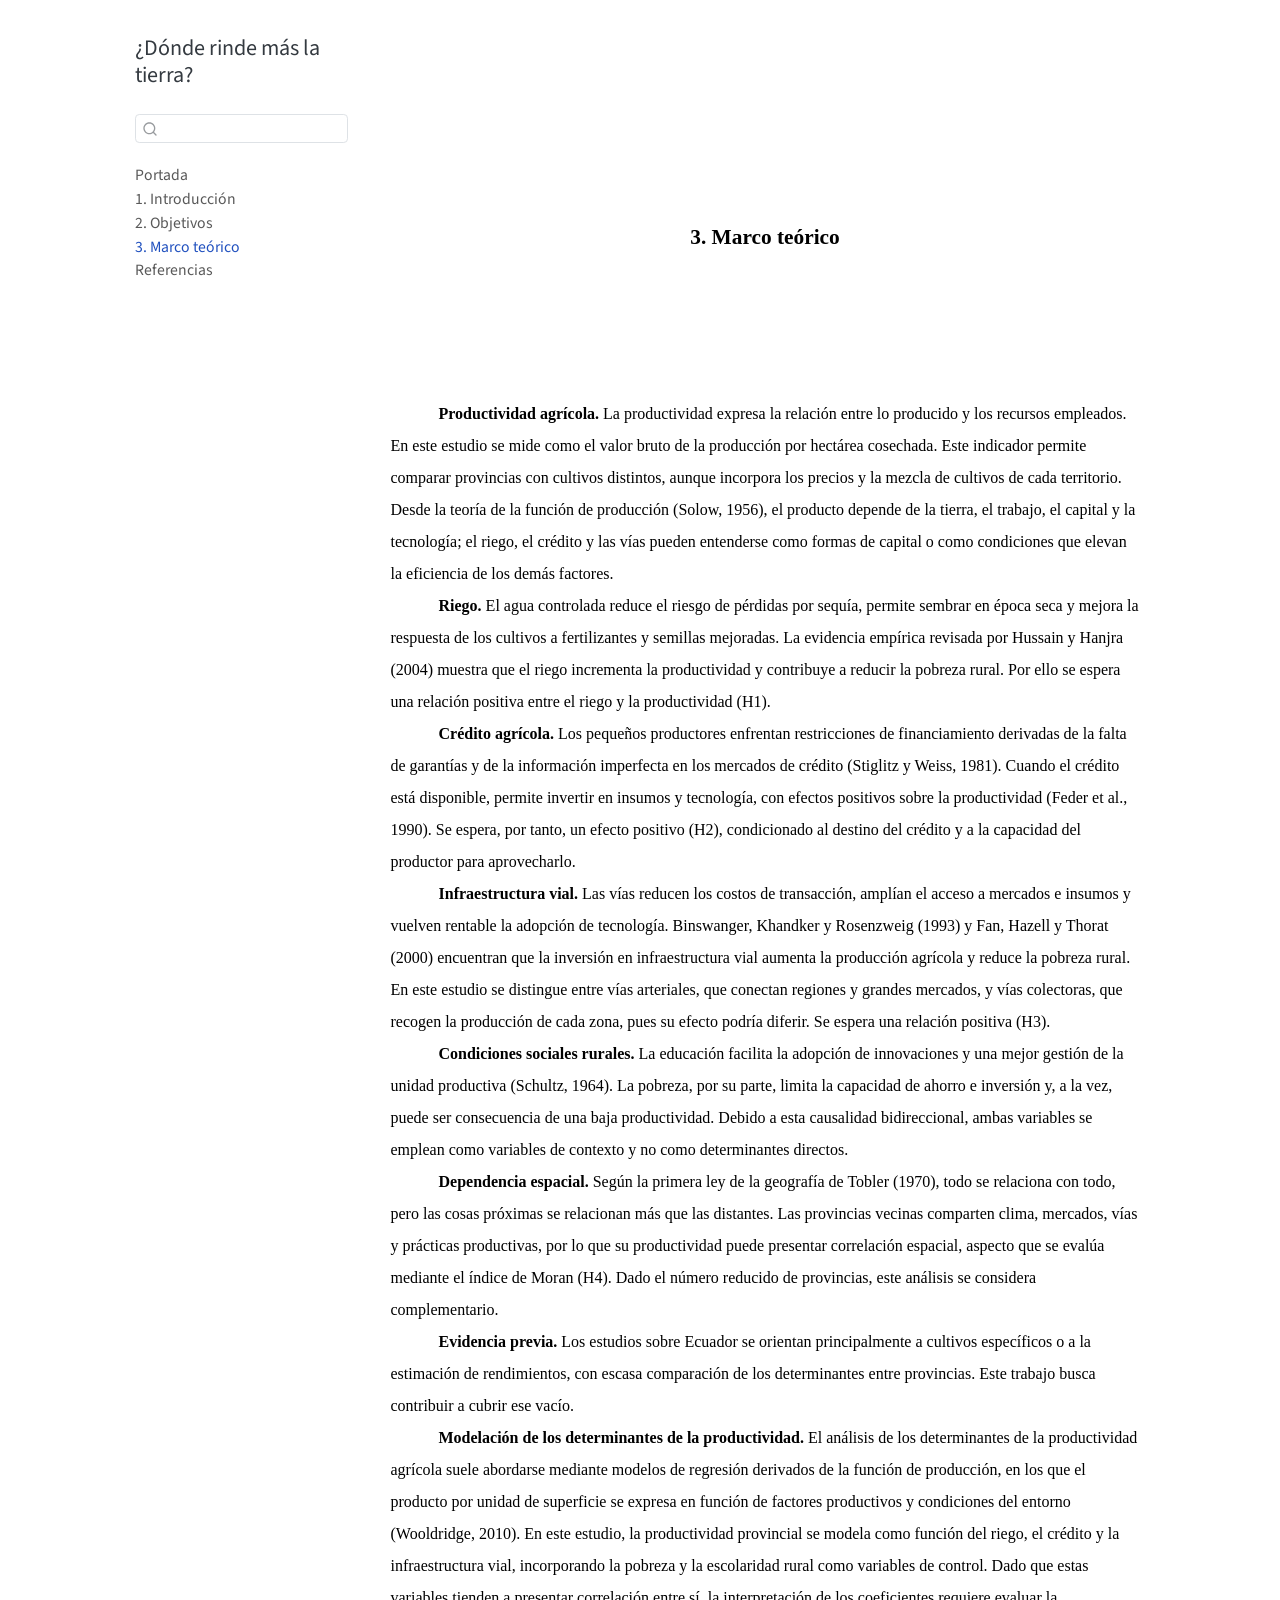
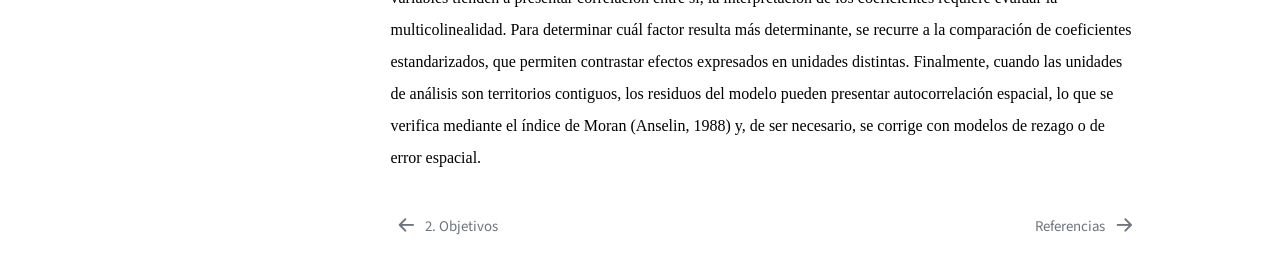
<file: capitulos/_book/03-marco-teorico.html>
<!DOCTYPE html>
<html xmlns="http://www.w3.org/1999/xhtml" lang="es" xml:lang="es"><head>

<meta charset="utf-8">
<meta name="generator" content="quarto-1.10.18">

<meta name="viewport" content="width=device-width, initial-scale=1.0, user-scalable=yes">


<title>3. Marco teórico – ¿Dónde rinde más la tierra?</title>
<style>
/* Default styles provided by pandoc.
** See https://pandoc.org/MANUAL.html#variables-for-html for config info.
*/
span.smallcaps{font-variant: small-caps;}
div.columns{display: flex; gap: 1.5em;}
div.column{flex: auto;}
@media screen {
div.columns{gap: min(4vw, 1.5em);}
div.column{overflow-x: auto;}
}
div.hanging-indent{margin-left: 1.5em; text-indent: -1.5em;}
ul.task-list{list-style: none;}
ul.task-list li input[type="checkbox"] {
  width: 0.8em;
  margin: 0 0.8em 0.2em -1em; /* quarto-specific, see https://github.com/quarto-dev/quarto-cli/issues/4556 */ 
  vertical-align: middle;
}
</style>


<script src="site_libs/quarto-nav/quarto-nav.js"></script>
<script src="site_libs/quarto-nav/headroom.min.js"></script>
<script src="site_libs/clipboard/clipboard.min.js"></script>
<script src="site_libs/quarto-search/autocomplete.umd.js"></script>
<script src="site_libs/quarto-search/fuse.min.js"></script>
<script src="site_libs/quarto-search/quarto-search.js"></script>
<meta name="quarto:offset" content="./">
<link href="./04-referencias-apa7.html" rel="next">
<link href="./02-objetivos.html" rel="prev">
<script src="site_libs/quarto-html/quarto.js" type="module"></script>
<script src="site_libs/quarto-html/tabsets/tabsets.js" type="module"></script>
<script src="site_libs/quarto-html/popper.min.js"></script>
<script src="site_libs/quarto-html/tippy.umd.min.js"></script>
<script src="site_libs/quarto-html/anchor.min.js"></script>
<link href="site_libs/quarto-html/tippy.css" rel="stylesheet">
<link href="site_libs/quarto-html/quarto-syntax-highlighting-64a204ab8560d761af7679ceaba22944.css" rel="stylesheet" id="quarto-text-highlighting-styles">
<script src="site_libs/bootstrap/bootstrap.min.js"></script>
<link href="site_libs/bootstrap/bootstrap-icons.css" rel="stylesheet">
<link href="site_libs/bootstrap/bootstrap-631496449bf32ff9b0bb69a6bfd9195d.min.css" rel="stylesheet" append-hash="true" id="quarto-bootstrap" data-mode="light">
<script id="quarto-search-options" type="application/json">{
  "location": "sidebar",
  "copy-button": false,
  "collapse-after": 3,
  "panel-placement": "start",
  "type": "textbox",
  "limit": 50,
  "keyboard-shortcut": [
    "f",
    "/",
    "s"
  ],
  "show-item-context": false,
  "language": {
    "search-no-results-text": "No se han encontrado resultados",
    "search-matching-documents-text": "documentos encontrados",
    "search-copy-link-title": "Copiar el enlace en la búsqueda",
    "search-hide-matches-text": "Ocultar resultados adicionales",
    "search-more-match-text": "resultado adicional en este documento",
    "search-more-matches-text": "resultados adicionales en este documento",
    "search-clear-button-title": "Borrar",
    "search-text-placeholder": "",
    "search-detached-cancel-button-title": "Cancelar",
    "search-submit-button-title": "Enviar",
    "search-label": "Buscar"
  }
}</script>


<link rel="stylesheet" href="apa.css">
</head>

<body class="nav-sidebar floating fullcontent quarto-light">

<div id="quarto-search-results"></div>
  <header id="quarto-header" class="headroom fixed-top">
  <nav class="quarto-secondary-nav">
    <div class="container-fluid d-flex">
      <button type="button" class="quarto-btn-toggle btn" data-bs-toggle="collapse" role="button" data-bs-target=".quarto-sidebar-collapse-item" aria-controls="quarto-sidebar" aria-expanded="false" aria-label="Alternar barra lateral" onclick="if (window.quartoToggleHeadroom) { window.quartoToggleHeadroom(); }">
        <i class="bi bi-layout-text-sidebar-reverse"></i>
      </button>
        <nav class="quarto-page-breadcrumbs" aria-label="breadcrumb"><ol class="breadcrumb"><li class="breadcrumb-item"><a href="./03-marco-teorico.html"><span class="chapter-title">3. Marco teórico</span></a></li></ol></nav>
        <a class="flex-grow-1" role="navigation" data-bs-toggle="collapse" data-bs-target=".quarto-sidebar-collapse-item" aria-controls="quarto-sidebar" aria-expanded="false" aria-label="Alternar barra lateral" onclick="if (window.quartoToggleHeadroom) { window.quartoToggleHeadroom(); }">      
        </a>
      <button type="button" class="btn quarto-search-button" aria-label="Buscar" onclick="window.quartoOpenSearch();">
        <i class="bi bi-search"></i>
      </button>
    </div>
  </nav>
</header>
<!-- content -->
<div id="quarto-content" class="quarto-container page-columns page-rows-contents page-layout-article">
<!-- sidebar -->
  <nav id="quarto-sidebar" class="sidebar collapse collapse-horizontal quarto-sidebar-collapse-item sidebar-navigation floating overflow-auto">
    <div class="pt-lg-2 mt-2 text-left sidebar-header">
    <div class="sidebar-title mb-0 py-0">
      <a href="./">¿Dónde rinde más la tierra?</a> 
    </div>
      </div>
        <div class="mt-2 flex-shrink-0 align-items-center">
        <div class="sidebar-search">
        <div id="quarto-search" class="" title="Buscar"></div>
        </div>
        </div>
    <div class="sidebar-menu-container"> 
    <ul class="list-unstyled mt-1">
        <li class="sidebar-item">
  <div class="sidebar-item-container"> 
  <a href="./index.html" class="sidebar-item-text sidebar-link"><span class="chapter-title">Portada</span></a>
  </div>
</li>
        <li class="sidebar-item">
  <div class="sidebar-item-container"> 
  <a href="./01-introduccion.html" class="sidebar-item-text sidebar-link"><span class="chapter-title">1. Introducción</span></a>
  </div>
</li>
        <li class="sidebar-item">
  <div class="sidebar-item-container"> 
  <a href="./02-objetivos.html" class="sidebar-item-text sidebar-link"><span class="chapter-title">2. Objetivos</span></a>
  </div>
</li>
        <li class="sidebar-item">
  <div class="sidebar-item-container"> 
  <a href="./03-marco-teorico.html" class="sidebar-item-text sidebar-link active"><span class="chapter-title">3. Marco teórico</span></a>
  </div>
</li>
        <li class="sidebar-item">
  <div class="sidebar-item-container"> 
  <a href="./04-referencias-apa7.html" class="sidebar-item-text sidebar-link"><span class="chapter-title">Referencias</span></a>
  </div>
</li>
    </ul>
    </div>
</nav>
<div id="quarto-sidebar-glass" class="quarto-sidebar-collapse-item" data-bs-toggle="collapse" data-bs-target=".quarto-sidebar-collapse-item"></div>
<!-- margin-sidebar -->
    
<!-- main -->
<main class="content" id="quarto-document-content">

<header id="title-block-header" class="quarto-title-block default">
<div class="quarto-title">
<h1 class="title"><span class="chapter-title">3. Marco teórico</span></h1>
</div>



<div class="quarto-title-meta">

    
  
    
  </div>
  


</header>


<p><strong>Productividad agrícola.</strong> La productividad expresa la relación entre lo producido y los recursos empleados. En este estudio se mide como el valor bruto de la producción por hectárea cosechada. Este indicador permite comparar provincias con cultivos distintos, aunque incorpora los precios y la mezcla de cultivos de cada territorio. Desde la teoría de la función de producción (Solow, 1956), el producto depende de la tierra, el trabajo, el capital y la tecnología; el riego, el crédito y las vías pueden entenderse como formas de capital o como condiciones que elevan la eficiencia de los demás factores.</p>
<p><strong>Riego.</strong> El agua controlada reduce el riesgo de pérdidas por sequía, permite sembrar en época seca y mejora la respuesta de los cultivos a fertilizantes y semillas mejoradas. La evidencia empírica revisada por Hussain y Hanjra (2004) muestra que el riego incrementa la productividad y contribuye a reducir la pobreza rural. Por ello se espera una relación positiva entre el riego y la productividad (H1).</p>
<p><strong>Crédito agrícola.</strong> Los pequeños productores enfrentan restricciones de financiamiento derivadas de la falta de garantías y de la información imperfecta en los mercados de crédito (Stiglitz y Weiss, 1981). Cuando el crédito está disponible, permite invertir en insumos y tecnología, con efectos positivos sobre la productividad (Feder et al., 1990). Se espera, por tanto, un efecto positivo (H2), condicionado al destino del crédito y a la capacidad del productor para aprovecharlo.</p>
<p><strong>Infraestructura vial.</strong> Las vías reducen los costos de transacción, amplían el acceso a mercados e insumos y vuelven rentable la adopción de tecnología. Binswanger, Khandker y Rosenzweig (1993) y Fan, Hazell y Thorat (2000) encuentran que la inversión en infraestructura vial aumenta la producción agrícola y reduce la pobreza rural. En este estudio se distingue entre vías arteriales, que conectan regiones y grandes mercados, y vías colectoras, que recogen la producción de cada zona, pues su efecto podría diferir. Se espera una relación positiva (H3).</p>
<p><strong>Condiciones sociales rurales.</strong> La educación facilita la adopción de innovaciones y una mejor gestión de la unidad productiva (Schultz, 1964). La pobreza, por su parte, limita la capacidad de ahorro e inversión y, a la vez, puede ser consecuencia de una baja productividad. Debido a esta causalidad bidireccional, ambas variables se emplean como variables de contexto y no como determinantes directos.</p>
<p><strong>Dependencia espacial.</strong> Según la primera ley de la geografía de Tobler (1970), todo se relaciona con todo, pero las cosas próximas se relacionan más que las distantes. Las provincias vecinas comparten clima, mercados, vías y prácticas productivas, por lo que su productividad puede presentar correlación espacial, aspecto que se evalúa mediante el índice de Moran (H4). Dado el número reducido de provincias, este análisis se considera complementario.</p>
<p><strong>Evidencia previa.</strong> Los estudios sobre Ecuador se orientan principalmente a cultivos específicos o a la estimación de rendimientos, con escasa comparación de los determinantes entre provincias. Este trabajo busca contribuir a cubrir ese vacío.</p>
<p><strong>Modelación de los determinantes de la productividad.</strong> El análisis de los determinantes de la productividad agrícola suele abordarse mediante modelos de regresión derivados de la función de producción, en los que el producto por unidad de superficie se expresa en función de factores productivos y condiciones del entorno (Wooldridge, 2010). En este estudio, la productividad provincial se modela como función del riego, el crédito y la infraestructura vial, incorporando la pobreza y la escolaridad rural como variables de control. Dado que estas variables tienden a presentar correlación entre sí, la interpretación de los coeficientes requiere evaluar la multicolinealidad. Para determinar cuál factor resulta más determinante, se recurre a la comparación de coeficientes estandarizados, que permiten contrastar efectos expresados en unidades distintas. Finalmente, cuando las unidades de análisis son territorios contiguos, los residuos del modelo pueden presentar autocorrelación espacial, lo que se verifica mediante el índice de Moran (Anselin, 1988) y, de ser necesario, se corrige con modelos de rezago o de error espacial.</p>



</main> <!-- /main -->
<script id="quarto-html-after-body" type="application/javascript">
  window.document.addEventListener("DOMContentLoaded", function (event) {
    const icon = "";
    const anchorJS = new window.AnchorJS();
    anchorJS.options = {
      placement: 'right',
      icon: icon
    };
    anchorJS.add('.anchored');
    const isCodeAnnotation = (el) => {
      for (const clz of el.classList) {
        if (clz.startsWith('code-annotation-')) {                     
          return true;
        }
      }
      return false;
    }
    const onCopySuccess = function(e) {
      // button target
      const button = e.trigger;
      // don't keep focus
      button.blur();
      // flash "checked"
      button.classList.add('code-copy-button-checked');
      var currentTitle = button.getAttribute("title");
      button.setAttribute("title", "Copiado");
      let tooltip;
      if (window.bootstrap) {
        button.setAttribute("data-bs-toggle", "tooltip");
        button.setAttribute("data-bs-placement", "left");
        button.setAttribute("data-bs-title", "Copiado");
        tooltip = new bootstrap.Tooltip(button, 
          { trigger: "manual", 
            customClass: "code-copy-button-tooltip",
            offset: [0, -8]});
        tooltip.show();    
      }
      setTimeout(function() {
        if (tooltip) {
          tooltip.hide();
          button.removeAttribute("data-bs-title");
          button.removeAttribute("data-bs-toggle");
          button.removeAttribute("data-bs-placement");
        }
        button.setAttribute("title", currentTitle);
        button.classList.remove('code-copy-button-checked');
      }, 1000);
      // clear code selection
      e.clearSelection();
    }
    const getTextToCopy = function(trigger) {
      const outerScaffold = trigger.parentElement.cloneNode(true);
      const codeEl = outerScaffold.querySelector('code');
      for (const childEl of codeEl.children) {
        if (isCodeAnnotation(childEl)) {
          childEl.remove();
        }
      }
      return codeEl.innerText;
    }
    const clipboard = new window.ClipboardJS('.code-copy-button:not([data-in-quarto-modal])', {
      text: getTextToCopy
    });
    clipboard.on('success', onCopySuccess);
    if (window.document.getElementById('quarto-embedded-source-code-modal')) {
      const clipboardModal = new window.ClipboardJS('.code-copy-button[data-in-quarto-modal]', {
        text: getTextToCopy,
        container: window.document.getElementById('quarto-embedded-source-code-modal')
      });
      clipboardModal.on('success', onCopySuccess);
    }
      var localhostRegex = new RegExp(/^(?:http|https):\/\/localhost\:?[0-9]*\//);
      var mailtoRegex = new RegExp(/^mailto:/);
        var filterRegex = new RegExp('/' + window.location.host + '/');
      var isInternal = (href) => {
          return filterRegex.test(href) || localhostRegex.test(href) || mailtoRegex.test(href);
      }
      // Inspect non-navigation links and adorn them if external
     var links = window.document.querySelectorAll('a[href]:not(.nav-link):not(.navbar-brand):not(.toc-action):not(.sidebar-link):not(.sidebar-item-toggle):not(.pagination-link):not(.no-external):not([aria-hidden]):not(.dropdown-item):not(.quarto-navigation-tool):not(.about-link)');
      for (var i=0; i<links.length; i++) {
        const link = links[i];
        if (!isInternal(link.href)) {
          // undo the damage that might have been done by quarto-nav.js in the case of
          // links that we want to consider external
          if (link.dataset.originalHref !== undefined) {
            link.href = link.dataset.originalHref;
          }
        }
      }
    function tippyHover(el, contentFn, onTriggerFn, onUntriggerFn) {
      const config = {
        allowHTML: true,
        maxWidth: 500,
        delay: 100,
        arrow: false,
        appendTo: function(el) {
            return el.parentElement;
        },
        interactive: true,
        interactiveBorder: 10,
        theme: 'quarto',
        placement: 'bottom-start',
      };
      if (contentFn) {
        config.content = contentFn;
      }
      if (onTriggerFn) {
        config.onTrigger = onTriggerFn;
      }
      if (onUntriggerFn) {
        config.onUntrigger = onUntriggerFn;
      }
      window.tippy(el, config); 
    }
    const noterefs = window.document.querySelectorAll('a[role="doc-noteref"]');
    for (var i=0; i<noterefs.length; i++) {
      const ref = noterefs[i];
      tippyHover(ref, function() {
        // use id or data attribute instead here
        let href = ref.getAttribute('data-footnote-href') || ref.getAttribute('href');
        try { href = new URL(href).hash; } catch {}
        const id = href.replace(/^#\/?/, "");
        const note = window.document.getElementById(id);
        if (note) {
          return note.innerHTML;
        } else {
          return "";
        }
      });
    }
    const xrefs = window.document.querySelectorAll('a.quarto-xref');
    const processXRef = (id, note) => {
      // Strip column container classes
      const stripColumnClz = (el) => {
        el.classList.remove("page-full", "page-columns");
        if (el.children) {
          for (const child of el.children) {
            stripColumnClz(child);
          }
        }
      }
      stripColumnClz(note)
      if (id === null || id.startsWith('sec-')) {
        // Special case sections, only their first couple elements
        const container = document.createElement("div");
        if (note.children && note.children.length > 2) {
          container.appendChild(note.children[0].cloneNode(true));
          for (let i = 1; i < note.children.length; i++) {
            const child = note.children[i];
            if (child.tagName === "P" && child.innerText === "") {
              continue;
            } else {
              container.appendChild(child.cloneNode(true));
              break;
            }
          }
          if (window.Quarto?.typesetMath) {
            window.Quarto.typesetMath(container);
          }
          return container.innerHTML
        } else {
          if (window.Quarto?.typesetMath) {
            window.Quarto.typesetMath(note);
          }
          return note.innerHTML;
        }
      } else {
        // Remove any anchor links if they are present
        const anchorLink = note.querySelector('a.anchorjs-link');
        if (anchorLink) {
          anchorLink.remove();
        }
        if (window.Quarto?.typesetMath) {
          window.Quarto.typesetMath(note);
        }
        if (note.classList.contains("callout")) {
          return note.outerHTML;
        } else {
          return note.innerHTML;
        }
      }
    }
    for (var i=0; i<xrefs.length; i++) {
      const xref = xrefs[i];
      tippyHover(xref, undefined, function(instance) {
        instance.disable();
        let url = xref.getAttribute('href');
        let hash = undefined; 
        if (url.startsWith('#')) {
          hash = url;
        } else {
          try { hash = new URL(url).hash; } catch {}
        }
        if (hash) {
          const id = hash.replace(/^#\/?/, "");
          const note = window.document.getElementById(id);
          if (note !== null) {
            try {
              const html = processXRef(id, note.cloneNode(true));
              instance.setContent(html);
            } finally {
              instance.enable();
              instance.show();
            }
          } else {
            // See if we can fetch this
            fetch(url.split('#')[0])
            .then(res => res.text())
            .then(html => {
              const parser = new DOMParser();
              const htmlDoc = parser.parseFromString(html, "text/html");
              const note = htmlDoc.getElementById(id);
              if (note !== null) {
                const html = processXRef(id, note);
                instance.setContent(html);
              } 
            }).finally(() => {
              instance.enable();
              instance.show();
            });
          }
        } else {
          // See if we can fetch a full url (with no hash to target)
          // This is a special case and we should probably do some content thinning / targeting
          fetch(url)
          .then(res => res.text())
          .then(html => {
            const parser = new DOMParser();
            const htmlDoc = parser.parseFromString(html, "text/html");
            const note = htmlDoc.querySelector('main.content');
            if (note !== null) {
              // This should only happen for chapter cross references
              // (since there is no id in the URL)
              // remove the first header
              if (note.children.length > 0 && note.children[0].tagName === "HEADER") {
                note.children[0].remove();
              }
              const html = processXRef(null, note);
              instance.setContent(html);
            } 
          }).finally(() => {
            instance.enable();
            instance.show();
          });
        }
      }, function(instance) {
      });
    }
        let selectedAnnoteEl;
        const selectorForAnnotation = ( cell, annotation) => {
          let cellAttr = 'data-code-cell="' + cell + '"';
          let lineAttr = 'data-code-annotation="' +  annotation + '"';
          const selector = 'span[' + cellAttr + '][' + lineAttr + ']';
          return selector;
        }
        const selectCodeLines = (annoteEl) => {
          const doc = window.document;
          const targetCell = annoteEl.getAttribute("data-target-cell");
          const targetAnnotation = annoteEl.getAttribute("data-target-annotation");
          const annoteSpan = window.document.querySelector(selectorForAnnotation(targetCell, targetAnnotation));
          const lines = annoteSpan.getAttribute("data-code-lines").split(",");
          const lineIds = lines.map((line) => {
            return targetCell + "-" + line;
          })
          let top = null;
          let height = null;
          let parent = null;
          if (lineIds.length > 0) {
              //compute the position of the single el (top and bottom and make a div)
              const el = window.document.getElementById(lineIds[0]);
              top = el.offsetTop;
              height = el.offsetHeight;
              parent = el.parentElement.parentElement;
            if (lineIds.length > 1) {
              const lastEl = window.document.getElementById(lineIds[lineIds.length - 1]);
              const bottom = lastEl.offsetTop + lastEl.offsetHeight;
              height = bottom - top;
            }
            if (top !== null && height !== null && parent !== null) {
              // cook up a div (if necessary) and position it 
              let div = window.document.getElementById("code-annotation-line-highlight");
              if (div === null) {
                div = window.document.createElement("div");
                div.setAttribute("id", "code-annotation-line-highlight");
                div.style.position = 'absolute';
                parent.appendChild(div);
              }
              div.style.top = top - 2 + "px";
              div.style.height = height + 4 + "px";
              div.style.left = 0;
              let gutterDiv = window.document.getElementById("code-annotation-line-highlight-gutter");
              if (gutterDiv === null) {
                gutterDiv = window.document.createElement("div");
                gutterDiv.setAttribute("id", "code-annotation-line-highlight-gutter");
                gutterDiv.style.position = 'absolute';
                const codeCell = window.document.getElementById(targetCell);
                const gutter = codeCell.querySelector('.code-annotation-gutter');
                gutter.appendChild(gutterDiv);
              }
              gutterDiv.style.top = top - 2 + "px";
              gutterDiv.style.height = height + 4 + "px";
            }
            selectedAnnoteEl = annoteEl;
          }
        };
        const unselectCodeLines = () => {
          const elementsIds = ["code-annotation-line-highlight", "code-annotation-line-highlight-gutter"];
          elementsIds.forEach((elId) => {
            const div = window.document.getElementById(elId);
            if (div) {
              div.remove();
            }
          });
          selectedAnnoteEl = undefined;
        };
          // Handle positioning of the toggle
      window.addEventListener(
        "resize",
        throttle(() => {
          elRect = undefined;
          if (selectedAnnoteEl) {
            selectCodeLines(selectedAnnoteEl);
          }
        }, 10)
      );
      function throttle(fn, ms) {
      let throttle = false;
      let timer;
        return (...args) => {
          if(!throttle) { // first call gets through
              fn.apply(this, args);
              throttle = true;
          } else { // all the others get throttled
              if(timer) clearTimeout(timer); // cancel #2
              timer = setTimeout(() => {
                fn.apply(this, args);
                timer = throttle = false;
              }, ms);
          }
        };
      }
        // Attach click handler to the DT
        const annoteDls = window.document.querySelectorAll('dt[data-target-cell]');
        for (const annoteDlNode of annoteDls) {
          annoteDlNode.addEventListener('click', (event) => {
            const clickedEl = event.target;
            if (clickedEl !== selectedAnnoteEl) {
              unselectCodeLines();
              const activeEl = window.document.querySelector('dt[data-target-cell].code-annotation-active');
              if (activeEl) {
                activeEl.classList.remove('code-annotation-active');
              }
              selectCodeLines(clickedEl);
              clickedEl.classList.add('code-annotation-active');
            } else {
              // Unselect the line
              unselectCodeLines();
              clickedEl.classList.remove('code-annotation-active');
            }
          });
        }
    const findCites = (el) => {
      const parentEl = el.parentElement;
      if (parentEl) {
        const cites = parentEl.dataset.cites;
        if (cites) {
          return {
            el,
            cites: cites.split(' ')
          };
        } else {
          return findCites(el.parentElement)
        }
      } else {
        return undefined;
      }
    };
    var bibliorefs = window.document.querySelectorAll('a[role="doc-biblioref"]');
    for (var i=0; i<bibliorefs.length; i++) {
      const ref = bibliorefs[i];
      const citeInfo = findCites(ref);
      if (citeInfo) {
        tippyHover(citeInfo.el, function() {
          var popup = window.document.createElement('div');
          citeInfo.cites.forEach(function(cite) {
            var citeDiv = window.document.createElement('div');
            citeDiv.classList.add('hanging-indent');
            citeDiv.classList.add('csl-entry');
            var biblioDiv = window.document.getElementById('ref-' + cite);
            if (biblioDiv) {
              citeDiv.innerHTML = biblioDiv.innerHTML;
            }
            popup.appendChild(citeDiv);
          });
          return popup.innerHTML;
        });
      }
    }
  });
  </script>
<nav class="page-navigation">
  <div class="nav-page nav-page-previous">
      <a href="./02-objetivos.html" class="pagination-link" aria-label="2. Objetivos">
        <i class="bi bi-arrow-left-short"></i> <span class="nav-page-text"><span class="chapter-title">2. Objetivos</span></span>
      </a>          
  </div>
  <div class="nav-page nav-page-next">
      <a href="./04-referencias-apa7.html" class="pagination-link" aria-label="Referencias">
        <span class="nav-page-text"><span class="chapter-title">Referencias</span></span> <i class="bi bi-arrow-right-short"></i>
      </a>
  </div>
</nav>
</div> <!-- /content -->




</body></html>
</file>
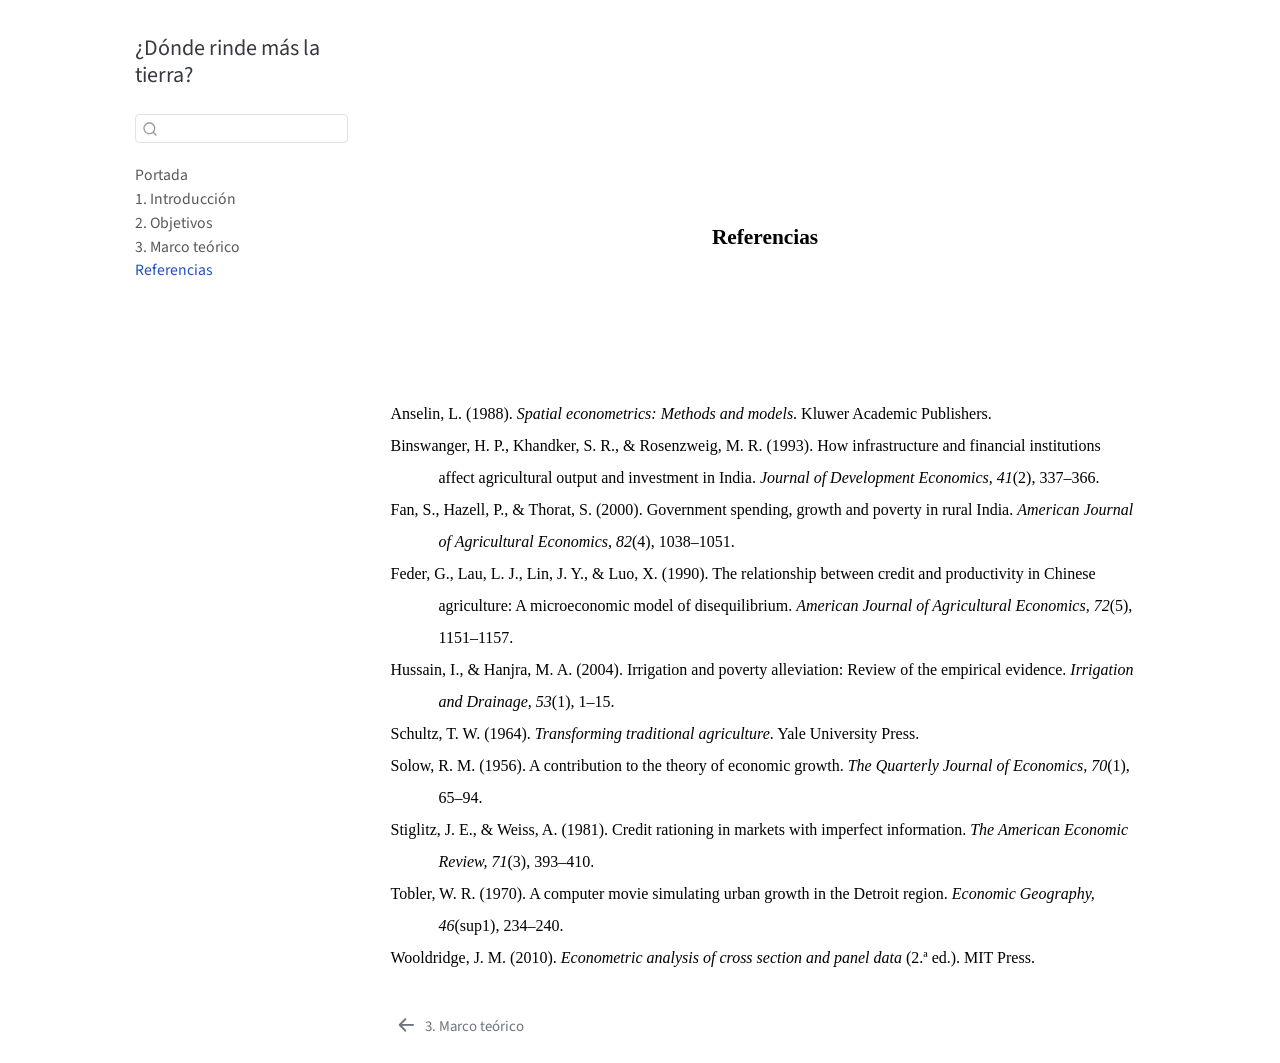
<file: capitulos/_book/04-referencias-apa7.html>
<!DOCTYPE html>
<html xmlns="http://www.w3.org/1999/xhtml" lang="es" xml:lang="es"><head>

<meta charset="utf-8">
<meta name="generator" content="quarto-1.10.18">

<meta name="viewport" content="width=device-width, initial-scale=1.0, user-scalable=yes">


<title>Referencias – ¿Dónde rinde más la tierra?</title>
<style>
/* Default styles provided by pandoc.
** See https://pandoc.org/MANUAL.html#variables-for-html for config info.
*/
span.smallcaps{font-variant: small-caps;}
div.columns{display: flex; gap: 1.5em;}
div.column{flex: auto;}
@media screen {
div.columns{gap: min(4vw, 1.5em);}
div.column{overflow-x: auto;}
}
div.hanging-indent{margin-left: 1.5em; text-indent: -1.5em;}
ul.task-list{list-style: none;}
ul.task-list li input[type="checkbox"] {
  width: 0.8em;
  margin: 0 0.8em 0.2em -1em; /* quarto-specific, see https://github.com/quarto-dev/quarto-cli/issues/4556 */ 
  vertical-align: middle;
}
</style>


<script src="site_libs/quarto-nav/quarto-nav.js"></script>
<script src="site_libs/quarto-nav/headroom.min.js"></script>
<script src="site_libs/clipboard/clipboard.min.js"></script>
<script src="site_libs/quarto-search/autocomplete.umd.js"></script>
<script src="site_libs/quarto-search/fuse.min.js"></script>
<script src="site_libs/quarto-search/quarto-search.js"></script>
<meta name="quarto:offset" content="./">
<link href="./03-marco-teorico.html" rel="prev">
<script src="site_libs/quarto-html/quarto.js" type="module"></script>
<script src="site_libs/quarto-html/tabsets/tabsets.js" type="module"></script>
<script src="site_libs/quarto-html/popper.min.js"></script>
<script src="site_libs/quarto-html/tippy.umd.min.js"></script>
<script src="site_libs/quarto-html/anchor.min.js"></script>
<link href="site_libs/quarto-html/tippy.css" rel="stylesheet">
<link href="site_libs/quarto-html/quarto-syntax-highlighting-64a204ab8560d761af7679ceaba22944.css" rel="stylesheet" id="quarto-text-highlighting-styles">
<script src="site_libs/bootstrap/bootstrap.min.js"></script>
<link href="site_libs/bootstrap/bootstrap-icons.css" rel="stylesheet">
<link href="site_libs/bootstrap/bootstrap-631496449bf32ff9b0bb69a6bfd9195d.min.css" rel="stylesheet" append-hash="true" id="quarto-bootstrap" data-mode="light">
<script id="quarto-search-options" type="application/json">{
  "location": "sidebar",
  "copy-button": false,
  "collapse-after": 3,
  "panel-placement": "start",
  "type": "textbox",
  "limit": 50,
  "keyboard-shortcut": [
    "f",
    "/",
    "s"
  ],
  "show-item-context": false,
  "language": {
    "search-no-results-text": "No se han encontrado resultados",
    "search-matching-documents-text": "documentos encontrados",
    "search-copy-link-title": "Copiar el enlace en la búsqueda",
    "search-hide-matches-text": "Ocultar resultados adicionales",
    "search-more-match-text": "resultado adicional en este documento",
    "search-more-matches-text": "resultados adicionales en este documento",
    "search-clear-button-title": "Borrar",
    "search-text-placeholder": "",
    "search-detached-cancel-button-title": "Cancelar",
    "search-submit-button-title": "Enviar",
    "search-label": "Buscar"
  }
}</script>


<link rel="stylesheet" href="apa.css">
</head>

<body class="nav-sidebar floating fullcontent quarto-light">

<div id="quarto-search-results"></div>
  <header id="quarto-header" class="headroom fixed-top">
  <nav class="quarto-secondary-nav">
    <div class="container-fluid d-flex">
      <button type="button" class="quarto-btn-toggle btn" data-bs-toggle="collapse" role="button" data-bs-target=".quarto-sidebar-collapse-item" aria-controls="quarto-sidebar" aria-expanded="false" aria-label="Alternar barra lateral" onclick="if (window.quartoToggleHeadroom) { window.quartoToggleHeadroom(); }">
        <i class="bi bi-layout-text-sidebar-reverse"></i>
      </button>
        <nav class="quarto-page-breadcrumbs" aria-label="breadcrumb"><ol class="breadcrumb"><li class="breadcrumb-item"><a href="./04-referencias-apa7.html"><span class="chapter-title">Referencias</span></a></li></ol></nav>
        <a class="flex-grow-1" role="navigation" data-bs-toggle="collapse" data-bs-target=".quarto-sidebar-collapse-item" aria-controls="quarto-sidebar" aria-expanded="false" aria-label="Alternar barra lateral" onclick="if (window.quartoToggleHeadroom) { window.quartoToggleHeadroom(); }">      
        </a>
      <button type="button" class="btn quarto-search-button" aria-label="Buscar" onclick="window.quartoOpenSearch();">
        <i class="bi bi-search"></i>
      </button>
    </div>
  </nav>
</header>
<!-- content -->
<div id="quarto-content" class="quarto-container page-columns page-rows-contents page-layout-article">
<!-- sidebar -->
  <nav id="quarto-sidebar" class="sidebar collapse collapse-horizontal quarto-sidebar-collapse-item sidebar-navigation floating overflow-auto">
    <div class="pt-lg-2 mt-2 text-left sidebar-header">
    <div class="sidebar-title mb-0 py-0">
      <a href="./">¿Dónde rinde más la tierra?</a> 
    </div>
      </div>
        <div class="mt-2 flex-shrink-0 align-items-center">
        <div class="sidebar-search">
        <div id="quarto-search" class="" title="Buscar"></div>
        </div>
        </div>
    <div class="sidebar-menu-container"> 
    <ul class="list-unstyled mt-1">
        <li class="sidebar-item">
  <div class="sidebar-item-container"> 
  <a href="./index.html" class="sidebar-item-text sidebar-link"><span class="chapter-title">Portada</span></a>
  </div>
</li>
        <li class="sidebar-item">
  <div class="sidebar-item-container"> 
  <a href="./01-introduccion.html" class="sidebar-item-text sidebar-link"><span class="chapter-title">1. Introducción</span></a>
  </div>
</li>
        <li class="sidebar-item">
  <div class="sidebar-item-container"> 
  <a href="./02-objetivos.html" class="sidebar-item-text sidebar-link"><span class="chapter-title">2. Objetivos</span></a>
  </div>
</li>
        <li class="sidebar-item">
  <div class="sidebar-item-container"> 
  <a href="./03-marco-teorico.html" class="sidebar-item-text sidebar-link"><span class="chapter-title">3. Marco teórico</span></a>
  </div>
</li>
        <li class="sidebar-item">
  <div class="sidebar-item-container"> 
  <a href="./04-referencias-apa7.html" class="sidebar-item-text sidebar-link active"><span class="chapter-title">Referencias</span></a>
  </div>
</li>
    </ul>
    </div>
</nav>
<div id="quarto-sidebar-glass" class="quarto-sidebar-collapse-item" data-bs-toggle="collapse" data-bs-target=".quarto-sidebar-collapse-item"></div>
<!-- margin-sidebar -->
    
<!-- main -->
<main class="content" id="quarto-document-content">

<header id="title-block-header" class="quarto-title-block default">
<div class="quarto-title">
<h1 class="title"><span class="chapter-title">Referencias</span></h1>
</div>



<div class="quarto-title-meta">

    
  
    
  </div>
  


</header>


<div style="page-break-after: always;"></div>
<div class="references" data-custom-style="References">
<p>Anselin, L. (1988). <em>Spatial econometrics: Methods and models</em>. Kluwer Academic Publishers.</p>
<p>Binswanger, H. P., Khandker, S. R., &amp; Rosenzweig, M. R. (1993). How infrastructure and financial institutions affect agricultural output and investment in India. <em>Journal of Development Economics, 41</em>(2), 337–366.</p>
<p>Fan, S., Hazell, P., &amp; Thorat, S. (2000). Government spending, growth and poverty in rural India. <em>American Journal of Agricultural Economics, 82</em>(4), 1038–1051.</p>
<p>Feder, G., Lau, L. J., Lin, J. Y., &amp; Luo, X. (1990). The relationship between credit and productivity in Chinese agriculture: A microeconomic model of disequilibrium. <em>American Journal of Agricultural Economics, 72</em>(5), 1151–1157.</p>
<p>Hussain, I., &amp; Hanjra, M. A. (2004). Irrigation and poverty alleviation: Review of the empirical evidence. <em>Irrigation and Drainage, 53</em>(1), 1–15.</p>
<p>Schultz, T. W. (1964). <em>Transforming traditional agriculture</em>. Yale University Press.</p>
<p>Solow, R. M. (1956). A contribution to the theory of economic growth. <em>The Quarterly Journal of Economics, 70</em>(1), 65–94.</p>
<p>Stiglitz, J. E., &amp; Weiss, A. (1981). Credit rationing in markets with imperfect information. <em>The American Economic Review, 71</em>(3), 393–410.</p>
<p>Tobler, W. R. (1970). A computer movie simulating urban growth in the Detroit region. <em>Economic Geography, 46</em>(sup1), 234–240.</p>
<p>Wooldridge, J. M. (2010). <em>Econometric analysis of cross section and panel data</em> (2.ª ed.). MIT Press.</p>
</div>



</main> <!-- /main -->
<script id="quarto-html-after-body" type="application/javascript">
  window.document.addEventListener("DOMContentLoaded", function (event) {
    const icon = "";
    const anchorJS = new window.AnchorJS();
    anchorJS.options = {
      placement: 'right',
      icon: icon
    };
    anchorJS.add('.anchored');
    const isCodeAnnotation = (el) => {
      for (const clz of el.classList) {
        if (clz.startsWith('code-annotation-')) {                     
          return true;
        }
      }
      return false;
    }
    const onCopySuccess = function(e) {
      // button target
      const button = e.trigger;
      // don't keep focus
      button.blur();
      // flash "checked"
      button.classList.add('code-copy-button-checked');
      var currentTitle = button.getAttribute("title");
      button.setAttribute("title", "Copiado");
      let tooltip;
      if (window.bootstrap) {
        button.setAttribute("data-bs-toggle", "tooltip");
        button.setAttribute("data-bs-placement", "left");
        button.setAttribute("data-bs-title", "Copiado");
        tooltip = new bootstrap.Tooltip(button, 
          { trigger: "manual", 
            customClass: "code-copy-button-tooltip",
            offset: [0, -8]});
        tooltip.show();    
      }
      setTimeout(function() {
        if (tooltip) {
          tooltip.hide();
          button.removeAttribute("data-bs-title");
          button.removeAttribute("data-bs-toggle");
          button.removeAttribute("data-bs-placement");
        }
        button.setAttribute("title", currentTitle);
        button.classList.remove('code-copy-button-checked');
      }, 1000);
      // clear code selection
      e.clearSelection();
    }
    const getTextToCopy = function(trigger) {
      const outerScaffold = trigger.parentElement.cloneNode(true);
      const codeEl = outerScaffold.querySelector('code');
      for (const childEl of codeEl.children) {
        if (isCodeAnnotation(childEl)) {
          childEl.remove();
        }
      }
      return codeEl.innerText;
    }
    const clipboard = new window.ClipboardJS('.code-copy-button:not([data-in-quarto-modal])', {
      text: getTextToCopy
    });
    clipboard.on('success', onCopySuccess);
    if (window.document.getElementById('quarto-embedded-source-code-modal')) {
      const clipboardModal = new window.ClipboardJS('.code-copy-button[data-in-quarto-modal]', {
        text: getTextToCopy,
        container: window.document.getElementById('quarto-embedded-source-code-modal')
      });
      clipboardModal.on('success', onCopySuccess);
    }
      var localhostRegex = new RegExp(/^(?:http|https):\/\/localhost\:?[0-9]*\//);
      var mailtoRegex = new RegExp(/^mailto:/);
        var filterRegex = new RegExp('/' + window.location.host + '/');
      var isInternal = (href) => {
          return filterRegex.test(href) || localhostRegex.test(href) || mailtoRegex.test(href);
      }
      // Inspect non-navigation links and adorn them if external
     var links = window.document.querySelectorAll('a[href]:not(.nav-link):not(.navbar-brand):not(.toc-action):not(.sidebar-link):not(.sidebar-item-toggle):not(.pagination-link):not(.no-external):not([aria-hidden]):not(.dropdown-item):not(.quarto-navigation-tool):not(.about-link)');
      for (var i=0; i<links.length; i++) {
        const link = links[i];
        if (!isInternal(link.href)) {
          // undo the damage that might have been done by quarto-nav.js in the case of
          // links that we want to consider external
          if (link.dataset.originalHref !== undefined) {
            link.href = link.dataset.originalHref;
          }
        }
      }
    function tippyHover(el, contentFn, onTriggerFn, onUntriggerFn) {
      const config = {
        allowHTML: true,
        maxWidth: 500,
        delay: 100,
        arrow: false,
        appendTo: function(el) {
            return el.parentElement;
        },
        interactive: true,
        interactiveBorder: 10,
        theme: 'quarto',
        placement: 'bottom-start',
      };
      if (contentFn) {
        config.content = contentFn;
      }
      if (onTriggerFn) {
        config.onTrigger = onTriggerFn;
      }
      if (onUntriggerFn) {
        config.onUntrigger = onUntriggerFn;
      }
      window.tippy(el, config); 
    }
    const noterefs = window.document.querySelectorAll('a[role="doc-noteref"]');
    for (var i=0; i<noterefs.length; i++) {
      const ref = noterefs[i];
      tippyHover(ref, function() {
        // use id or data attribute instead here
        let href = ref.getAttribute('data-footnote-href') || ref.getAttribute('href');
        try { href = new URL(href).hash; } catch {}
        const id = href.replace(/^#\/?/, "");
        const note = window.document.getElementById(id);
        if (note) {
          return note.innerHTML;
        } else {
          return "";
        }
      });
    }
    const xrefs = window.document.querySelectorAll('a.quarto-xref');
    const processXRef = (id, note) => {
      // Strip column container classes
      const stripColumnClz = (el) => {
        el.classList.remove("page-full", "page-columns");
        if (el.children) {
          for (const child of el.children) {
            stripColumnClz(child);
          }
        }
      }
      stripColumnClz(note)
      if (id === null || id.startsWith('sec-')) {
        // Special case sections, only their first couple elements
        const container = document.createElement("div");
        if (note.children && note.children.length > 2) {
          container.appendChild(note.children[0].cloneNode(true));
          for (let i = 1; i < note.children.length; i++) {
            const child = note.children[i];
            if (child.tagName === "P" && child.innerText === "") {
              continue;
            } else {
              container.appendChild(child.cloneNode(true));
              break;
            }
          }
          if (window.Quarto?.typesetMath) {
            window.Quarto.typesetMath(container);
          }
          return container.innerHTML
        } else {
          if (window.Quarto?.typesetMath) {
            window.Quarto.typesetMath(note);
          }
          return note.innerHTML;
        }
      } else {
        // Remove any anchor links if they are present
        const anchorLink = note.querySelector('a.anchorjs-link');
        if (anchorLink) {
          anchorLink.remove();
        }
        if (window.Quarto?.typesetMath) {
          window.Quarto.typesetMath(note);
        }
        if (note.classList.contains("callout")) {
          return note.outerHTML;
        } else {
          return note.innerHTML;
        }
      }
    }
    for (var i=0; i<xrefs.length; i++) {
      const xref = xrefs[i];
      tippyHover(xref, undefined, function(instance) {
        instance.disable();
        let url = xref.getAttribute('href');
        let hash = undefined; 
        if (url.startsWith('#')) {
          hash = url;
        } else {
          try { hash = new URL(url).hash; } catch {}
        }
        if (hash) {
          const id = hash.replace(/^#\/?/, "");
          const note = window.document.getElementById(id);
          if (note !== null) {
            try {
              const html = processXRef(id, note.cloneNode(true));
              instance.setContent(html);
            } finally {
              instance.enable();
              instance.show();
            }
          } else {
            // See if we can fetch this
            fetch(url.split('#')[0])
            .then(res => res.text())
            .then(html => {
              const parser = new DOMParser();
              const htmlDoc = parser.parseFromString(html, "text/html");
              const note = htmlDoc.getElementById(id);
              if (note !== null) {
                const html = processXRef(id, note);
                instance.setContent(html);
              } 
            }).finally(() => {
              instance.enable();
              instance.show();
            });
          }
        } else {
          // See if we can fetch a full url (with no hash to target)
          // This is a special case and we should probably do some content thinning / targeting
          fetch(url)
          .then(res => res.text())
          .then(html => {
            const parser = new DOMParser();
            const htmlDoc = parser.parseFromString(html, "text/html");
            const note = htmlDoc.querySelector('main.content');
            if (note !== null) {
              // This should only happen for chapter cross references
              // (since there is no id in the URL)
              // remove the first header
              if (note.children.length > 0 && note.children[0].tagName === "HEADER") {
                note.children[0].remove();
              }
              const html = processXRef(null, note);
              instance.setContent(html);
            } 
          }).finally(() => {
            instance.enable();
            instance.show();
          });
        }
      }, function(instance) {
      });
    }
        let selectedAnnoteEl;
        const selectorForAnnotation = ( cell, annotation) => {
          let cellAttr = 'data-code-cell="' + cell + '"';
          let lineAttr = 'data-code-annotation="' +  annotation + '"';
          const selector = 'span[' + cellAttr + '][' + lineAttr + ']';
          return selector;
        }
        const selectCodeLines = (annoteEl) => {
          const doc = window.document;
          const targetCell = annoteEl.getAttribute("data-target-cell");
          const targetAnnotation = annoteEl.getAttribute("data-target-annotation");
          const annoteSpan = window.document.querySelector(selectorForAnnotation(targetCell, targetAnnotation));
          const lines = annoteSpan.getAttribute("data-code-lines").split(",");
          const lineIds = lines.map((line) => {
            return targetCell + "-" + line;
          })
          let top = null;
          let height = null;
          let parent = null;
          if (lineIds.length > 0) {
              //compute the position of the single el (top and bottom and make a div)
              const el = window.document.getElementById(lineIds[0]);
              top = el.offsetTop;
              height = el.offsetHeight;
              parent = el.parentElement.parentElement;
            if (lineIds.length > 1) {
              const lastEl = window.document.getElementById(lineIds[lineIds.length - 1]);
              const bottom = lastEl.offsetTop + lastEl.offsetHeight;
              height = bottom - top;
            }
            if (top !== null && height !== null && parent !== null) {
              // cook up a div (if necessary) and position it 
              let div = window.document.getElementById("code-annotation-line-highlight");
              if (div === null) {
                div = window.document.createElement("div");
                div.setAttribute("id", "code-annotation-line-highlight");
                div.style.position = 'absolute';
                parent.appendChild(div);
              }
              div.style.top = top - 2 + "px";
              div.style.height = height + 4 + "px";
              div.style.left = 0;
              let gutterDiv = window.document.getElementById("code-annotation-line-highlight-gutter");
              if (gutterDiv === null) {
                gutterDiv = window.document.createElement("div");
                gutterDiv.setAttribute("id", "code-annotation-line-highlight-gutter");
                gutterDiv.style.position = 'absolute';
                const codeCell = window.document.getElementById(targetCell);
                const gutter = codeCell.querySelector('.code-annotation-gutter');
                gutter.appendChild(gutterDiv);
              }
              gutterDiv.style.top = top - 2 + "px";
              gutterDiv.style.height = height + 4 + "px";
            }
            selectedAnnoteEl = annoteEl;
          }
        };
        const unselectCodeLines = () => {
          const elementsIds = ["code-annotation-line-highlight", "code-annotation-line-highlight-gutter"];
          elementsIds.forEach((elId) => {
            const div = window.document.getElementById(elId);
            if (div) {
              div.remove();
            }
          });
          selectedAnnoteEl = undefined;
        };
          // Handle positioning of the toggle
      window.addEventListener(
        "resize",
        throttle(() => {
          elRect = undefined;
          if (selectedAnnoteEl) {
            selectCodeLines(selectedAnnoteEl);
          }
        }, 10)
      );
      function throttle(fn, ms) {
      let throttle = false;
      let timer;
        return (...args) => {
          if(!throttle) { // first call gets through
              fn.apply(this, args);
              throttle = true;
          } else { // all the others get throttled
              if(timer) clearTimeout(timer); // cancel #2
              timer = setTimeout(() => {
                fn.apply(this, args);
                timer = throttle = false;
              }, ms);
          }
        };
      }
        // Attach click handler to the DT
        const annoteDls = window.document.querySelectorAll('dt[data-target-cell]');
        for (const annoteDlNode of annoteDls) {
          annoteDlNode.addEventListener('click', (event) => {
            const clickedEl = event.target;
            if (clickedEl !== selectedAnnoteEl) {
              unselectCodeLines();
              const activeEl = window.document.querySelector('dt[data-target-cell].code-annotation-active');
              if (activeEl) {
                activeEl.classList.remove('code-annotation-active');
              }
              selectCodeLines(clickedEl);
              clickedEl.classList.add('code-annotation-active');
            } else {
              // Unselect the line
              unselectCodeLines();
              clickedEl.classList.remove('code-annotation-active');
            }
          });
        }
    const findCites = (el) => {
      const parentEl = el.parentElement;
      if (parentEl) {
        const cites = parentEl.dataset.cites;
        if (cites) {
          return {
            el,
            cites: cites.split(' ')
          };
        } else {
          return findCites(el.parentElement)
        }
      } else {
        return undefined;
      }
    };
    var bibliorefs = window.document.querySelectorAll('a[role="doc-biblioref"]');
    for (var i=0; i<bibliorefs.length; i++) {
      const ref = bibliorefs[i];
      const citeInfo = findCites(ref);
      if (citeInfo) {
        tippyHover(citeInfo.el, function() {
          var popup = window.document.createElement('div');
          citeInfo.cites.forEach(function(cite) {
            var citeDiv = window.document.createElement('div');
            citeDiv.classList.add('hanging-indent');
            citeDiv.classList.add('csl-entry');
            var biblioDiv = window.document.getElementById('ref-' + cite);
            if (biblioDiv) {
              citeDiv.innerHTML = biblioDiv.innerHTML;
            }
            popup.appendChild(citeDiv);
          });
          return popup.innerHTML;
        });
      }
    }
  });
  </script>
<nav class="page-navigation">
  <div class="nav-page nav-page-previous">
      <a href="./03-marco-teorico.html" class="pagination-link" aria-label="3. Marco teórico">
        <i class="bi bi-arrow-left-short"></i> <span class="nav-page-text"><span class="chapter-title">3. Marco teórico</span></span>
      </a>          
  </div>
  <div class="nav-page nav-page-next">
  </div>
</nav>
</div> <!-- /content -->




</body></html>
</file>
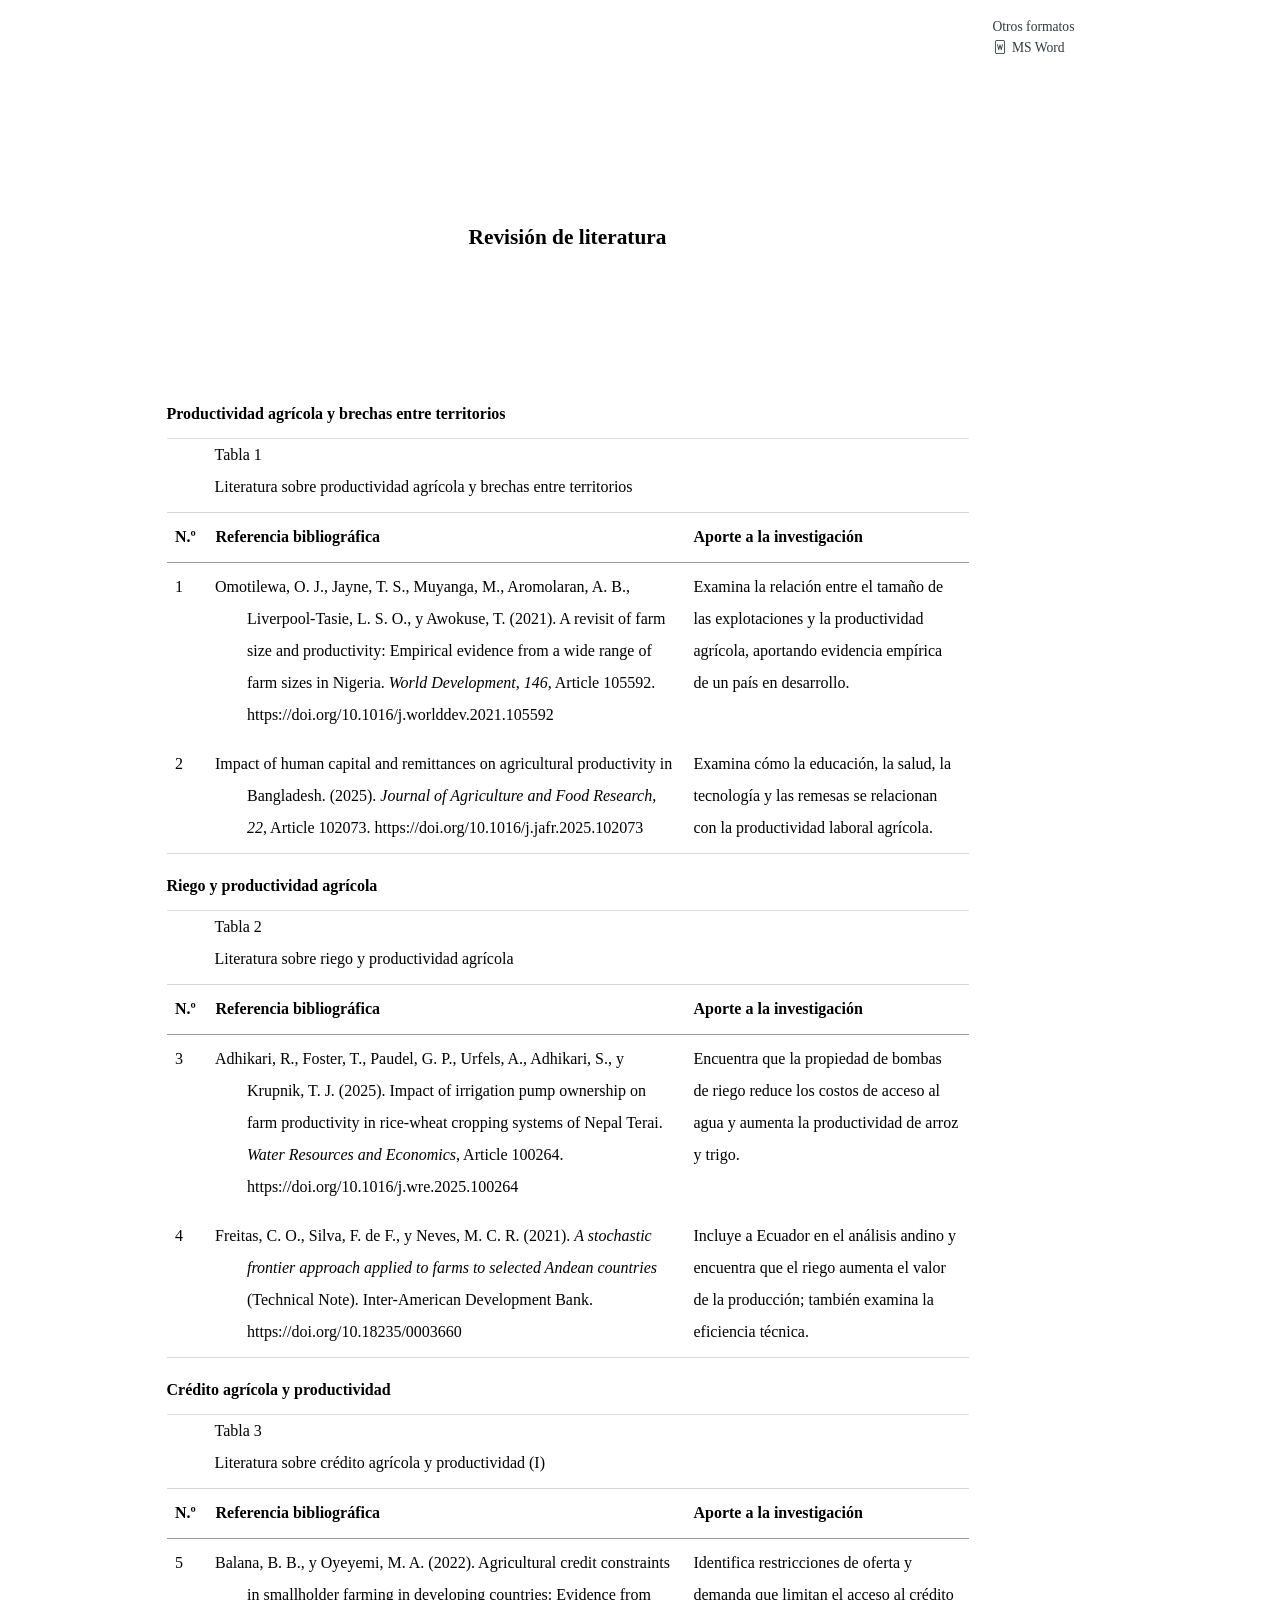
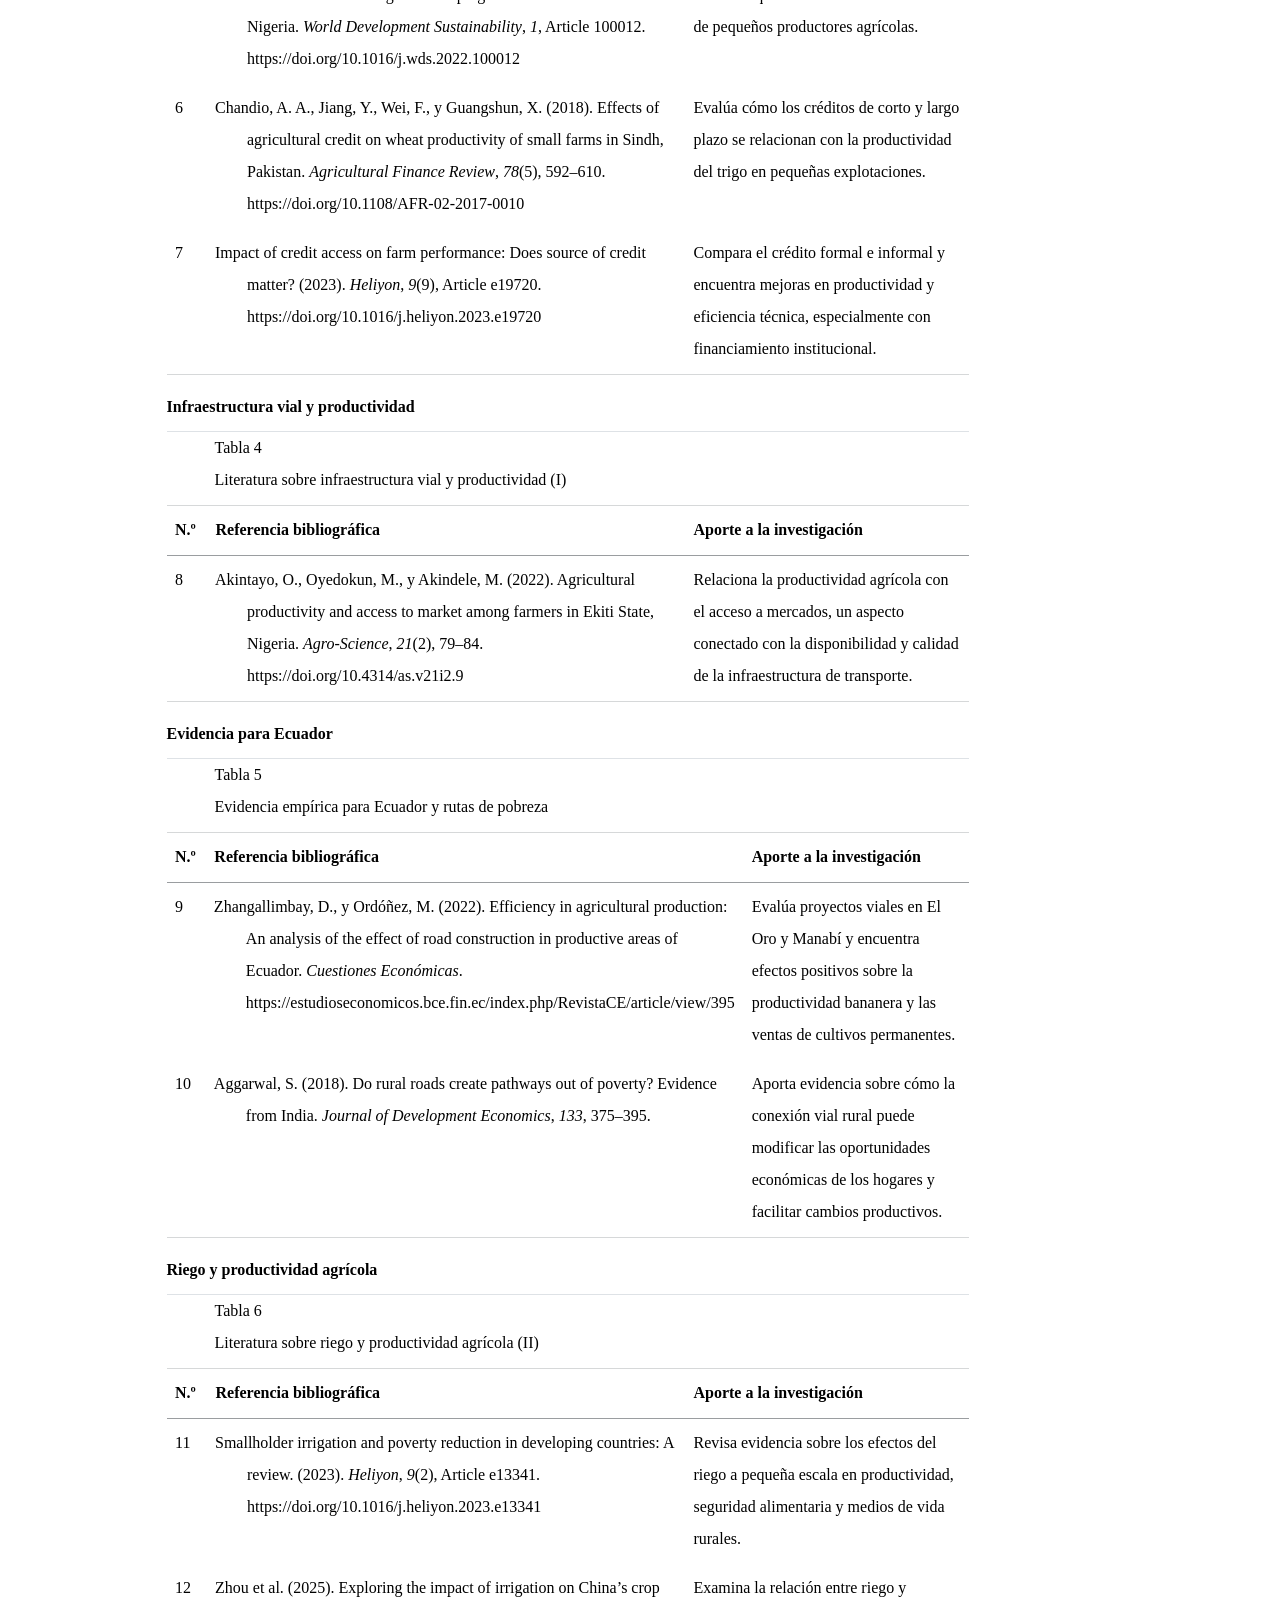
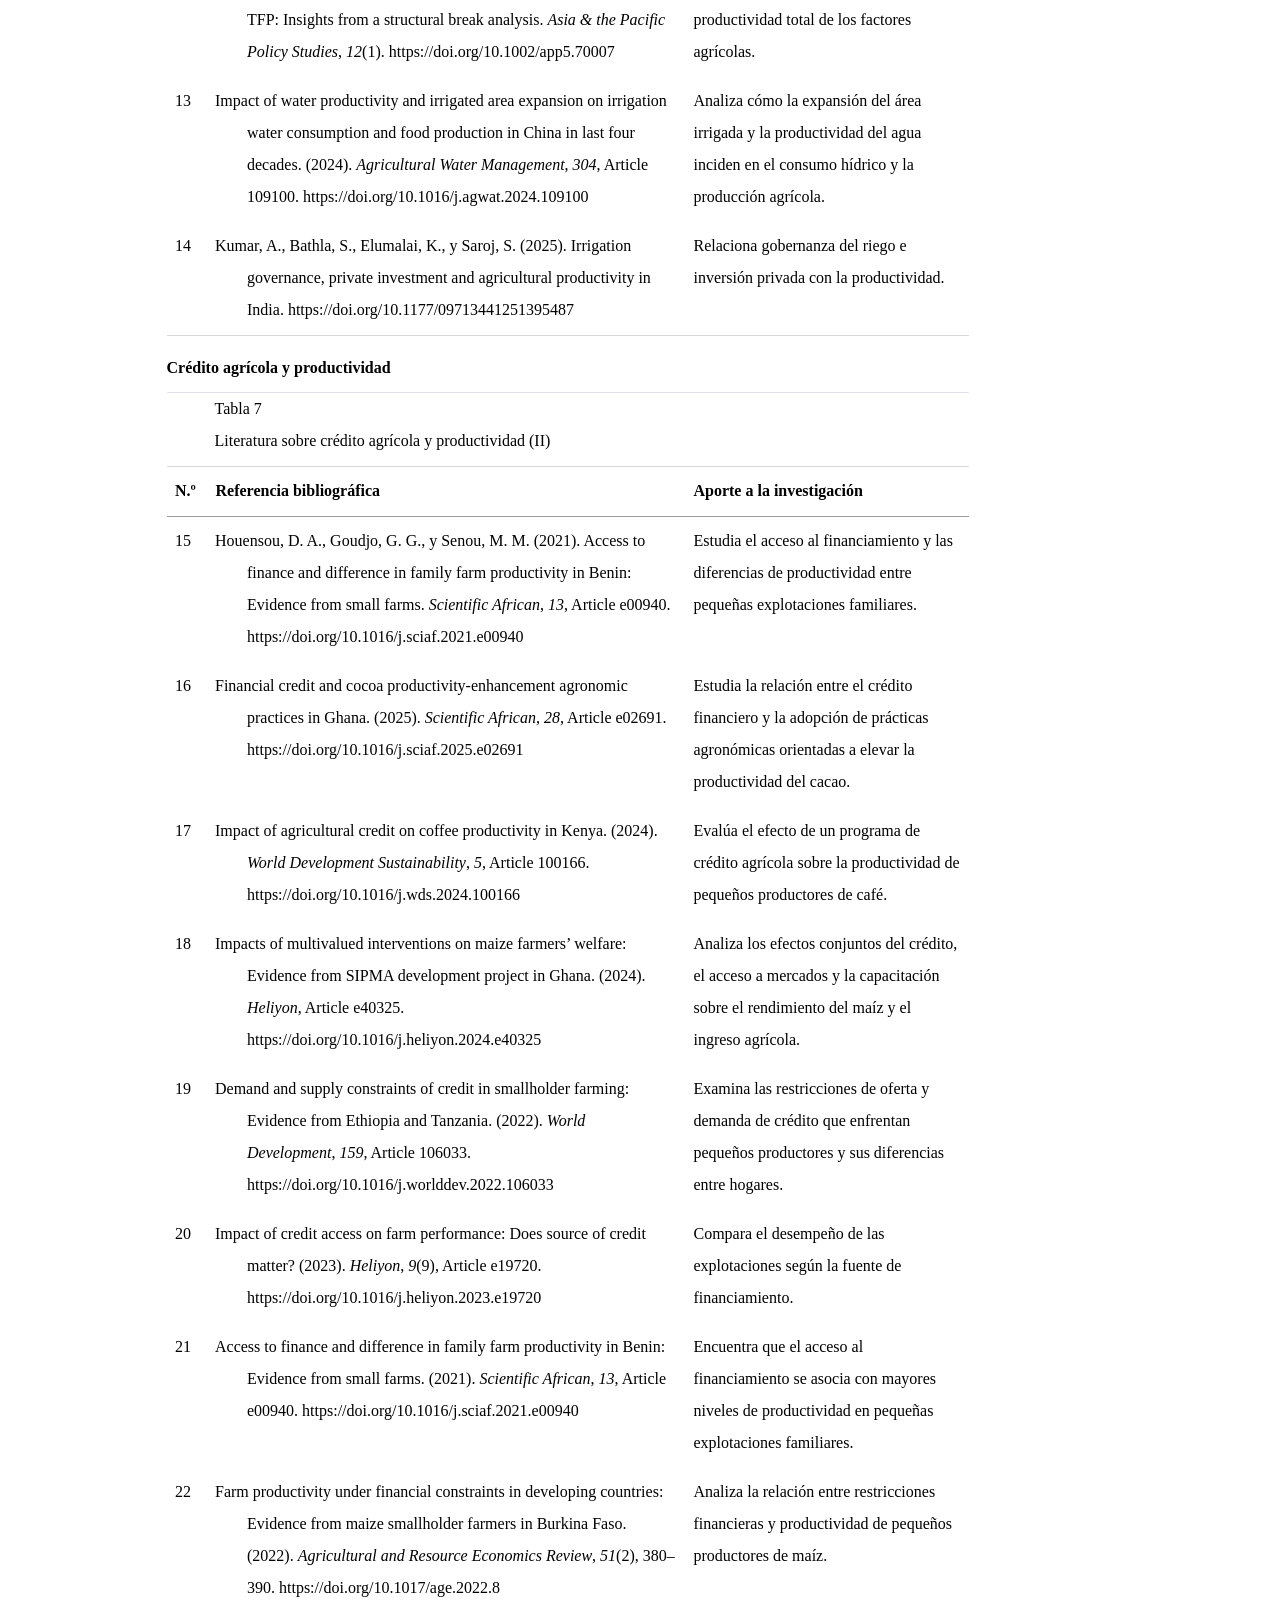
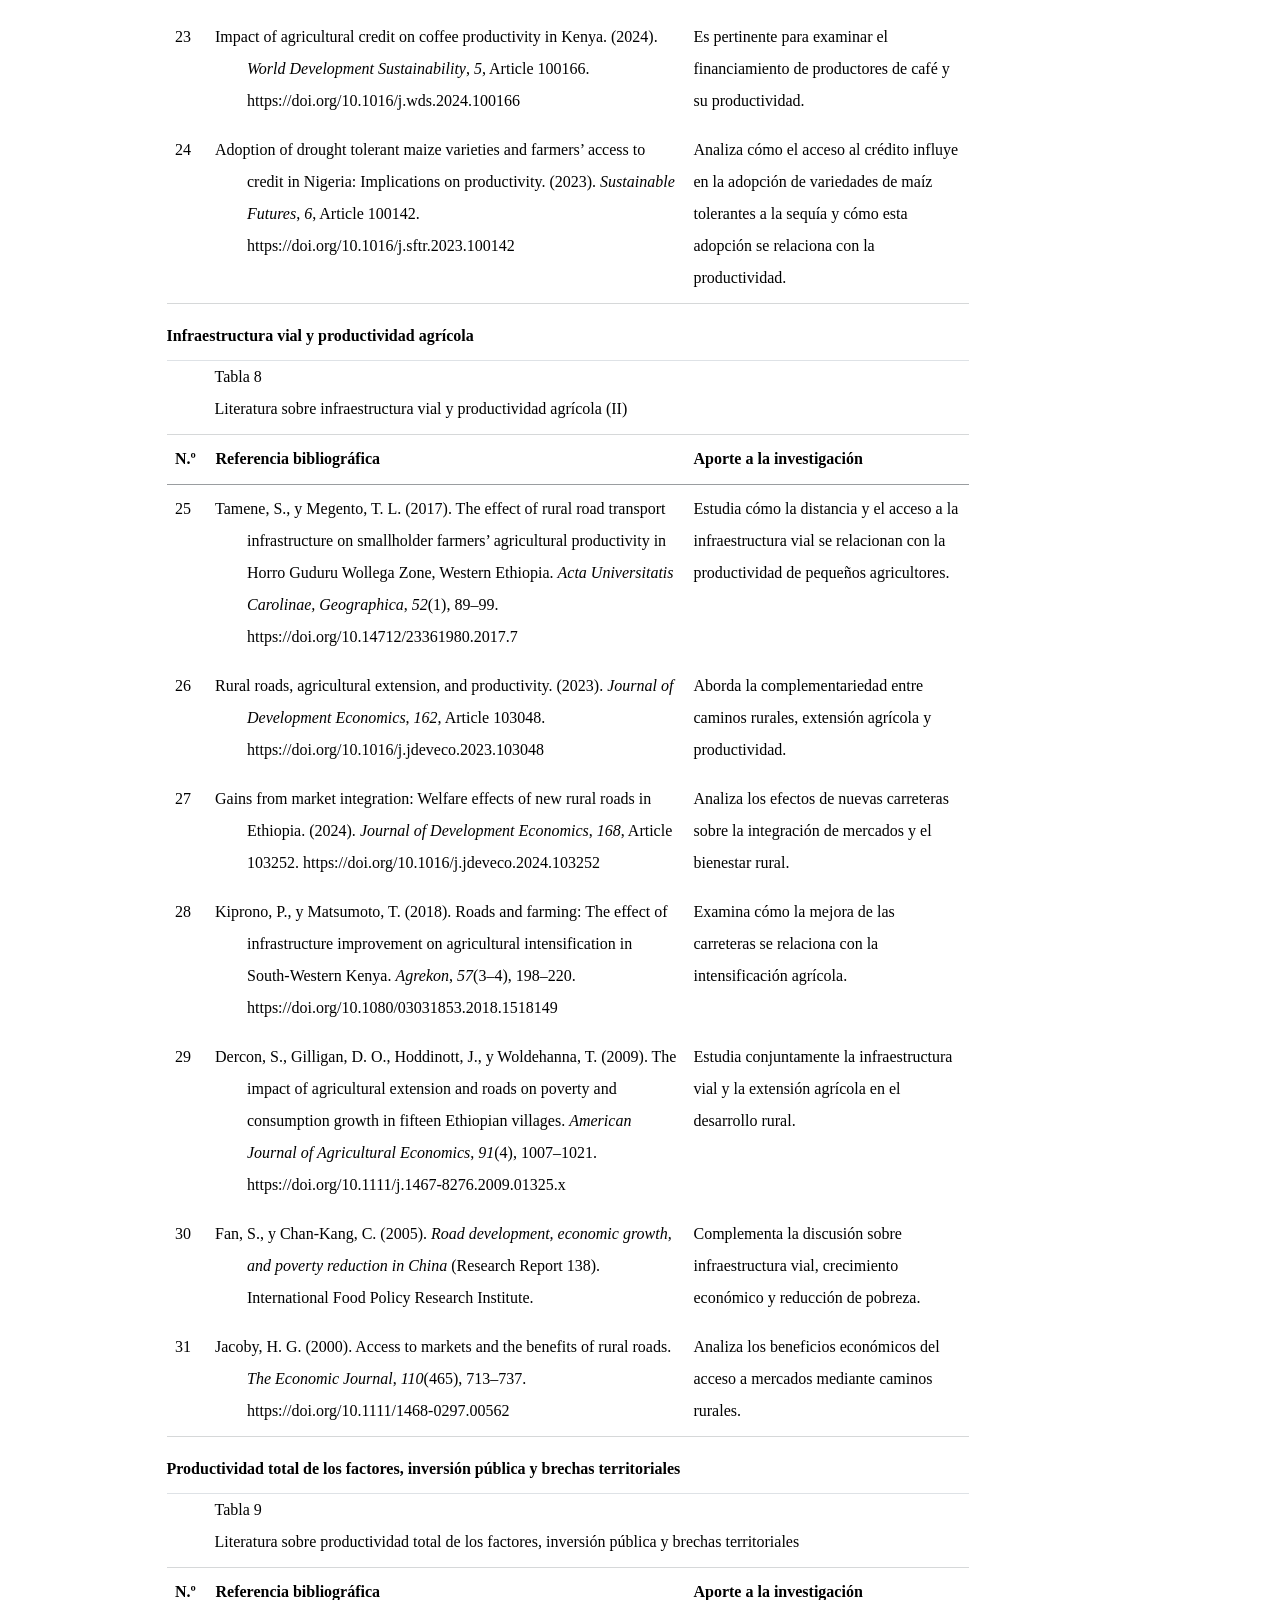
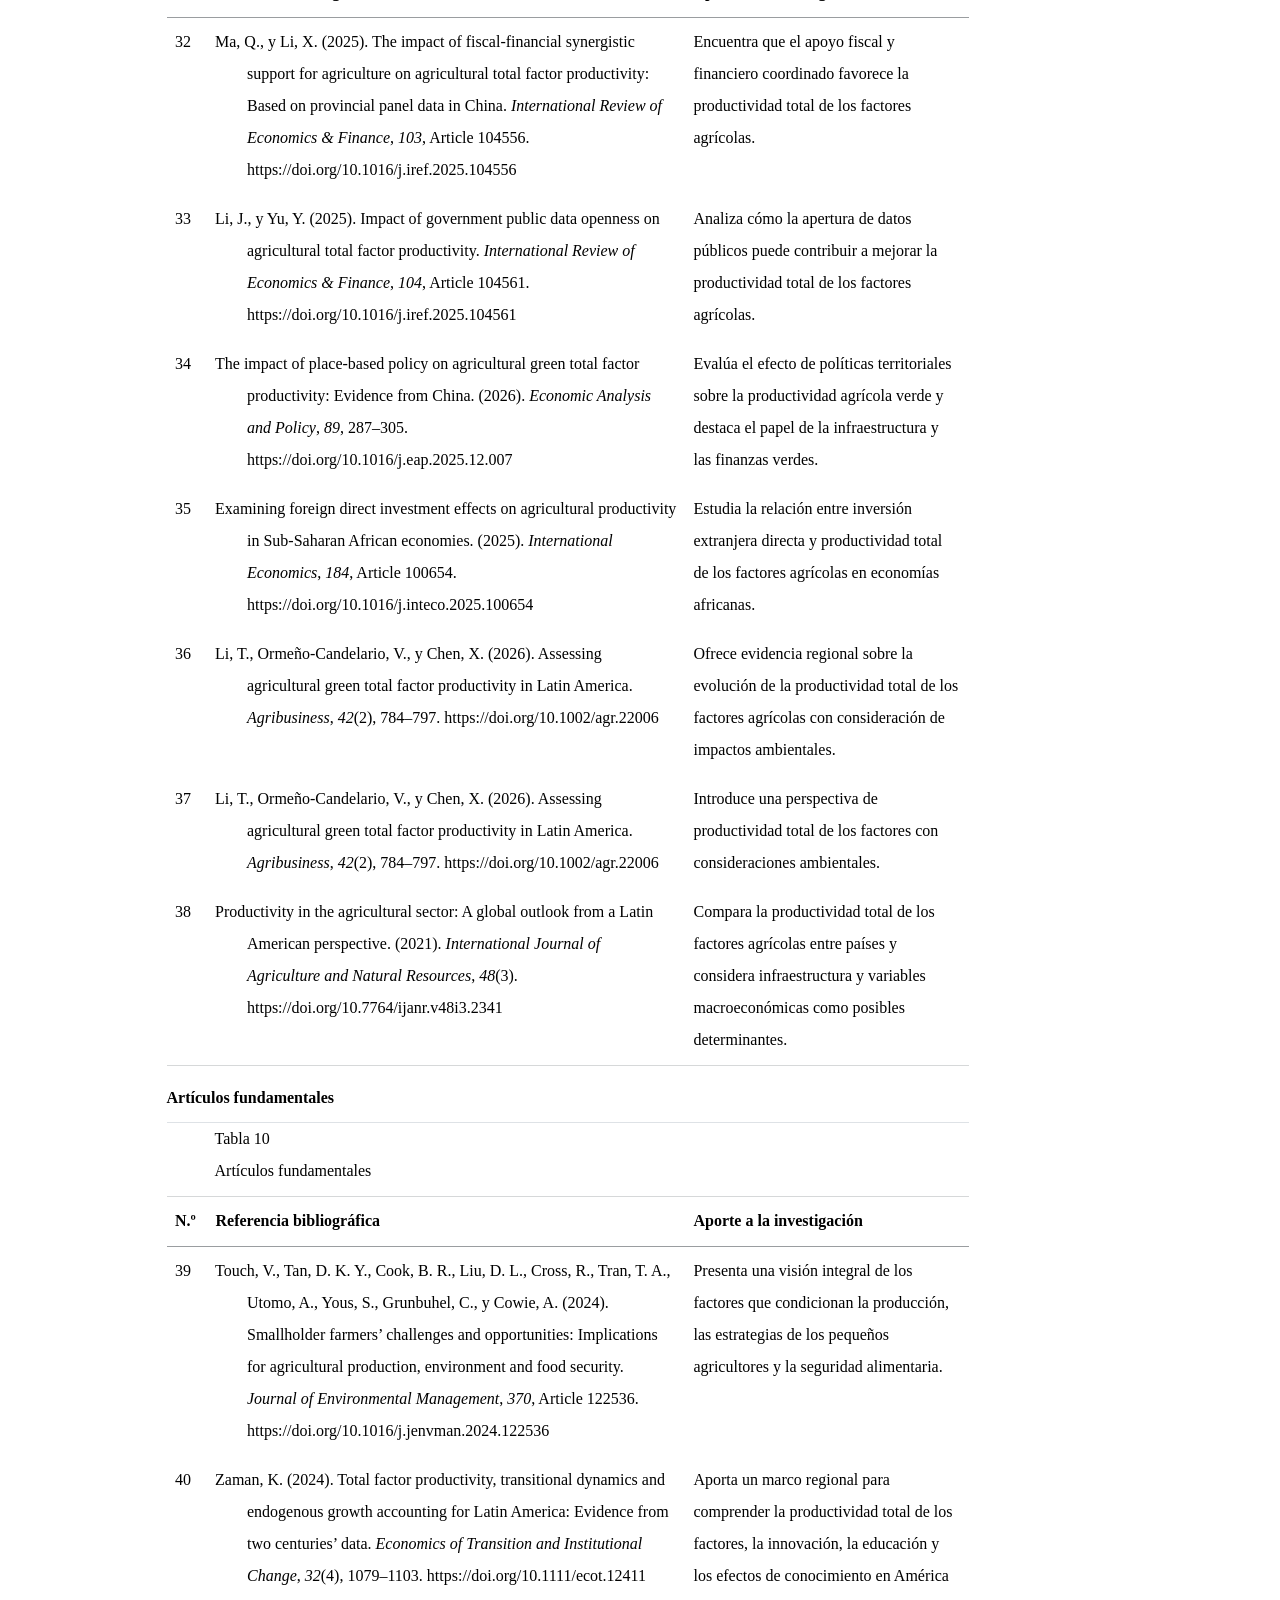
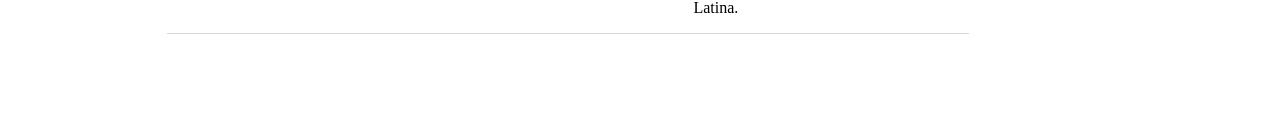
<file: capitulos/_book/04-revision-literatura.html>
<!DOCTYPE html>
<html xmlns="http://www.w3.org/1999/xhtml" lang="es" xml:lang="es"><head>

<meta charset="utf-8">
<meta name="generator" content="quarto-1.10.18">

<meta name="viewport" content="width=device-width, initial-scale=1.0, user-scalable=yes">


<title>Revisión de literatura – ¿Dónde rinde más la tierra?</title>
<style>
/* Default styles provided by pandoc.
** See https://pandoc.org/MANUAL.html#variables-for-html for config info.
*/
span.smallcaps{font-variant: small-caps;}
div.columns{display: flex; gap: 1.5em;}
div.column{flex: auto;}
@media screen {
div.columns{gap: min(4vw, 1.5em);}
div.column{overflow-x: auto;}
}
div.hanging-indent{margin-left: 1.5em; text-indent: -1.5em;}
ul.task-list{list-style: none;}
ul.task-list li input[type="checkbox"] {
  width: 0.8em;
  margin: 0 0.8em 0.2em -1em; /* quarto-specific, see https://github.com/quarto-dev/quarto-cli/issues/4556 */ 
  vertical-align: middle;
}
</style>


<script src="site_libs/quarto-nav/quarto-nav.js"></script>
<script src="site_libs/quarto-nav/headroom.min.js"></script>
<script src="site_libs/clipboard/clipboard.min.js"></script>
<script src="site_libs/quarto-search/autocomplete.umd.js"></script>
<script src="site_libs/quarto-search/fuse.min.js"></script>
<script src="site_libs/quarto-search/quarto-search.js"></script>
<meta name="quarto:offset" content="./">
<script src="site_libs/quarto-html/quarto.js" type="module"></script>
<script src="site_libs/quarto-html/tabsets/tabsets.js" type="module"></script>
<script src="site_libs/quarto-html/popper.min.js"></script>
<script src="site_libs/quarto-html/tippy.umd.min.js"></script>
<script src="site_libs/quarto-html/anchor.min.js"></script>
<link href="site_libs/quarto-html/tippy.css" rel="stylesheet">
<link href="site_libs/quarto-html/quarto-syntax-highlighting-64a204ab8560d761af7679ceaba22944.css" rel="stylesheet" id="quarto-text-highlighting-styles">
<script src="site_libs/bootstrap/bootstrap.min.js"></script>
<link href="site_libs/bootstrap/bootstrap-icons.css" rel="stylesheet">
<link href="site_libs/bootstrap/bootstrap-631496449bf32ff9b0bb69a6bfd9195d.min.css" rel="stylesheet" append-hash="true" id="quarto-bootstrap" data-mode="light">
<script id="quarto-search-options" type="application/json">{
  "location": "sidebar",
  "copy-button": false,
  "collapse-after": 3,
  "panel-placement": "start",
  "type": "textbox",
  "limit": 50,
  "keyboard-shortcut": [
    "f",
    "/",
    "s"
  ],
  "show-item-context": false,
  "language": {
    "search-no-results-text": "No se han encontrado resultados",
    "search-matching-documents-text": "documentos encontrados",
    "search-copy-link-title": "Copiar el enlace en la búsqueda",
    "search-hide-matches-text": "Ocultar resultados adicionales",
    "search-more-match-text": "resultado adicional en este documento",
    "search-more-matches-text": "resultados adicionales en este documento",
    "search-clear-button-title": "Borrar",
    "search-text-placeholder": "",
    "search-detached-cancel-button-title": "Cancelar",
    "search-submit-button-title": "Enviar",
    "search-label": "Buscar"
  }
}</script>


<link rel="stylesheet" href="apa.css">
</head>

<body class="quarto-light">

<div id="quarto-search-results"></div>
<!-- content -->
<div id="quarto-content" class="quarto-container page-columns page-rows-contents page-layout-article">
<!-- sidebar -->
<!-- margin-sidebar -->
    <div id="quarto-margin-sidebar" class="sidebar margin-sidebar">
    <div class="quarto-alternate-formats"><h2>Otros formatos</h2><ul><li><a href="04-revision-literatura.docx"><i class="bi bi-file-word"></i>MS Word</a></li></ul></div></div>
<!-- main -->
<main class="content" id="quarto-document-content">

<header id="title-block-header" class="quarto-title-block default">
<div class="quarto-title">
<h1 class="title">Revisión de literatura</h1>
</div>



<div class="quarto-title-meta">

    
  
    
  </div>
  


</header>


<style>
  /* Estilo tipo APA 7: Times New Roman 12 pt, tablas sin líneas verticales */
  body { font-family: "Times New Roman", Times, serif; font-size: 12pt; line-height: 1.5; }
  h1.title { text-align: center; font-weight: bold; font-size: 14pt; }
  h2 { font-size: 12pt; font-weight: bold; text-align: left; }
  p.tabla-num { font-weight: bold; margin-bottom: 0; margin-top: 1.5em; }
  p.tabla-titulo { font-style: italic; margin-top: 0; }
  table { border-collapse: collapse; border-top: 1px solid #000; border-bottom: 1px solid #000; width: 100%; }
  thead { border-bottom: 1px solid #000; }
  th, td { border: none !important; padding: 4px 8px; vertical-align: top; text-align: left; }
  /* Sangría francesa en la columna de referencias */
  td:nth-child(2) { padding-left: 2.5em; text-indent: -2em; }
</style>
<!--
NOTAS DE REVISIÓN (no se muestran en el documento final):
- Entradas 7 y 20, 17 y 23, 15 y 21, 36 y 37 están duplicadas (misma fuente).
- Entrada 12: "Zhou et al." está incompleta; APA 7 pide listar los autores (hasta 20).
- Entrada 14: falta el nombre de la revista.
- Entrada 10: falta el DOI.
- Entradas 30 y 4: informes; verificar si corresponde incluir URL.
- Entradas sin autor: en APA 7 el título pasa a la posición del autor.
-->
<section id="productividad-agrícola-y-brechas-entre-territorios" class="level2">
<h2 class="anchored" data-anchor-id="productividad-agrícola-y-brechas-entre-territorios">Productividad agrícola y brechas entre territorios</h2>
<div class="tabla-num">
<p>Tabla 1</p>
</div>
<div class="tabla-titulo">
<p>Literatura sobre productividad agrícola y brechas entre territorios</p>
</div>
<table class="caption-top table">
<colgroup>
<col style="width: 5%">
<col style="width: 59%">
<col style="width: 35%">
</colgroup>
<thead>
<tr class="header">
<th style="text-align: left;">N.º</th>
<th style="text-align: left;">Referencia bibliográfica</th>
<th style="text-align: left;">Aporte a la investigación</th>
</tr>
</thead>
<tbody>
<tr class="odd">
<td style="text-align: left;">1</td>
<td style="text-align: left;">Omotilewa, O. J., Jayne, T. S., Muyanga, M., Aromolaran, A. B., Liverpool-Tasie, L. S. O., y Awokuse, T. (2021). A revisit of farm size and productivity: Empirical evidence from a wide range of farm sizes in Nigeria. <em>World Development</em>, <em>146</em>, Article 105592. https://doi.org/10.1016/j.worlddev.2021.105592</td>
<td style="text-align: left;">Examina la relación entre el tamaño de las explotaciones y la productividad agrícola, aportando evidencia empírica de un país en desarrollo.</td>
</tr>
<tr class="even">
<td style="text-align: left;">2</td>
<td style="text-align: left;">Impact of human capital and remittances on agricultural productivity in Bangladesh. (2025). <em>Journal of Agriculture and Food Research</em>, <em>22</em>, Article 102073. https://doi.org/10.1016/j.jafr.2025.102073</td>
<td style="text-align: left;">Examina cómo la educación, la salud, la tecnología y las remesas se relacionan con la productividad laboral agrícola.</td>
</tr>
</tbody>
</table>
</section>
<section id="riego-y-productividad-agrícola" class="level2">
<h2 class="anchored" data-anchor-id="riego-y-productividad-agrícola">Riego y productividad agrícola</h2>
<div class="tabla-num">
<p>Tabla 2</p>
</div>
<div class="tabla-titulo">
<p>Literatura sobre riego y productividad agrícola</p>
</div>
<table class="caption-top table">
<colgroup>
<col style="width: 5%">
<col style="width: 59%">
<col style="width: 35%">
</colgroup>
<thead>
<tr class="header">
<th style="text-align: left;">N.º</th>
<th style="text-align: left;">Referencia bibliográfica</th>
<th style="text-align: left;">Aporte a la investigación</th>
</tr>
</thead>
<tbody>
<tr class="odd">
<td style="text-align: left;">3</td>
<td style="text-align: left;">Adhikari, R., Foster, T., Paudel, G. P., Urfels, A., Adhikari, S., y Krupnik, T. J. (2025). Impact of irrigation pump ownership on farm productivity in rice-wheat cropping systems of Nepal Terai. <em>Water Resources and Economics</em>, Article 100264. https://doi.org/10.1016/j.wre.2025.100264</td>
<td style="text-align: left;">Encuentra que la propiedad de bombas de riego reduce los costos de acceso al agua y aumenta la productividad de arroz y trigo.</td>
</tr>
<tr class="even">
<td style="text-align: left;">4</td>
<td style="text-align: left;">Freitas, C. O., Silva, F. de F., y Neves, M. C. R. (2021). <em>A stochastic frontier approach applied to farms to selected Andean countries</em> (Technical Note). Inter-American Development Bank. https://doi.org/10.18235/0003660</td>
<td style="text-align: left;">Incluye a Ecuador en el análisis andino y encuentra que el riego aumenta el valor de la producción; también examina la eficiencia técnica.</td>
</tr>
</tbody>
</table>
</section>
<section id="crédito-agrícola-y-productividad" class="level2">
<h2 class="anchored" data-anchor-id="crédito-agrícola-y-productividad">Crédito agrícola y productividad</h2>
<div class="tabla-num">
<p>Tabla 3</p>
</div>
<div class="tabla-titulo">
<p>Literatura sobre crédito agrícola y productividad (I)</p>
</div>
<table class="caption-top table">
<colgroup>
<col style="width: 5%">
<col style="width: 59%">
<col style="width: 35%">
</colgroup>
<thead>
<tr class="header">
<th style="text-align: left;">N.º</th>
<th style="text-align: left;">Referencia bibliográfica</th>
<th style="text-align: left;">Aporte a la investigación</th>
</tr>
</thead>
<tbody>
<tr class="odd">
<td style="text-align: left;">5</td>
<td style="text-align: left;">Balana, B. B., y Oyeyemi, M. A. (2022). Agricultural credit constraints in smallholder farming in developing countries: Evidence from Nigeria. <em>World Development Sustainability</em>, <em>1</em>, Article 100012. https://doi.org/10.1016/j.wds.2022.100012</td>
<td style="text-align: left;">Identifica restricciones de oferta y demanda que limitan el acceso al crédito de pequeños productores agrícolas.</td>
</tr>
<tr class="even">
<td style="text-align: left;">6</td>
<td style="text-align: left;">Chandio, A. A., Jiang, Y., Wei, F., y Guangshun, X. (2018). Effects of agricultural credit on wheat productivity of small farms in Sindh, Pakistan. <em>Agricultural Finance Review</em>, <em>78</em>(5), 592–610. https://doi.org/10.1108/AFR-02-2017-0010</td>
<td style="text-align: left;">Evalúa cómo los créditos de corto y largo plazo se relacionan con la productividad del trigo en pequeñas explotaciones.</td>
</tr>
<tr class="odd">
<td style="text-align: left;">7</td>
<td style="text-align: left;">Impact of credit access on farm performance: Does source of credit matter? (2023). <em>Heliyon</em>, <em>9</em>(9), Article e19720. https://doi.org/10.1016/j.heliyon.2023.e19720</td>
<td style="text-align: left;">Compara el crédito formal e informal y encuentra mejoras en productividad y eficiencia técnica, especialmente con financiamiento institucional.</td>
</tr>
</tbody>
</table>
</section>
<section id="infraestructura-vial-y-productividad" class="level2">
<h2 class="anchored" data-anchor-id="infraestructura-vial-y-productividad">Infraestructura vial y productividad</h2>
<div class="tabla-num">
<p>Tabla 4</p>
</div>
<div class="tabla-titulo">
<p>Literatura sobre infraestructura vial y productividad (I)</p>
</div>
<table class="caption-top table">
<colgroup>
<col style="width: 5%">
<col style="width: 59%">
<col style="width: 35%">
</colgroup>
<thead>
<tr class="header">
<th style="text-align: left;">N.º</th>
<th style="text-align: left;">Referencia bibliográfica</th>
<th style="text-align: left;">Aporte a la investigación</th>
</tr>
</thead>
<tbody>
<tr class="odd">
<td style="text-align: left;">8</td>
<td style="text-align: left;">Akintayo, O., Oyedokun, M., y Akindele, M. (2022). Agricultural productivity and access to market among farmers in Ekiti State, Nigeria. <em>Agro-Science</em>, <em>21</em>(2), 79–84. https://doi.org/10.4314/as.v21i2.9</td>
<td style="text-align: left;">Relaciona la productividad agrícola con el acceso a mercados, un aspecto conectado con la disponibilidad y calidad de la infraestructura de transporte.</td>
</tr>
</tbody>
</table>
</section>
<section id="evidencia-para-ecuador" class="level2">
<h2 class="anchored" data-anchor-id="evidencia-para-ecuador">Evidencia para Ecuador</h2>
<div class="tabla-num">
<p>Tabla 5</p>
</div>
<div class="tabla-titulo">
<p>Evidencia empírica para Ecuador y rutas de pobreza</p>
</div>
<table class="caption-top table">
<colgroup>
<col style="width: 5%">
<col style="width: 59%">
<col style="width: 35%">
</colgroup>
<thead>
<tr class="header">
<th style="text-align: left;">N.º</th>
<th style="text-align: left;">Referencia bibliográfica</th>
<th style="text-align: left;">Aporte a la investigación</th>
</tr>
</thead>
<tbody>
<tr class="odd">
<td style="text-align: left;">9</td>
<td style="text-align: left;">Zhangallimbay, D., y Ordóñez, M. (2022). Efficiency in agricultural production: An analysis of the effect of road construction in productive areas of Ecuador. <em>Cuestiones Económicas</em>. https://estudioseconomicos.bce.fin.ec/index.php/RevistaCE/article/view/395</td>
<td style="text-align: left;">Evalúa proyectos viales en El Oro y Manabí y encuentra efectos positivos sobre la productividad bananera y las ventas de cultivos permanentes.</td>
</tr>
<tr class="even">
<td style="text-align: left;">10</td>
<td style="text-align: left;">Aggarwal, S. (2018). Do rural roads create pathways out of poverty? Evidence from India. <em>Journal of Development Economics</em>, <em>133</em>, 375–395.</td>
<td style="text-align: left;">Aporta evidencia sobre cómo la conexión vial rural puede modificar las oportunidades económicas de los hogares y facilitar cambios productivos.</td>
</tr>
</tbody>
</table>
</section>
<section id="riego-y-productividad-agrícola-1" class="level2">
<h2 class="anchored" data-anchor-id="riego-y-productividad-agrícola-1">Riego y productividad agrícola</h2>
<div class="tabla-num">
<p>Tabla 6</p>
</div>
<div class="tabla-titulo">
<p>Literatura sobre riego y productividad agrícola (II)</p>
</div>
<table class="caption-top table">
<colgroup>
<col style="width: 5%">
<col style="width: 59%">
<col style="width: 35%">
</colgroup>
<thead>
<tr class="header">
<th style="text-align: left;">N.º</th>
<th style="text-align: left;">Referencia bibliográfica</th>
<th style="text-align: left;">Aporte a la investigación</th>
</tr>
</thead>
<tbody>
<tr class="odd">
<td style="text-align: left;">11</td>
<td style="text-align: left;">Smallholder irrigation and poverty reduction in developing countries: A review. (2023). <em>Heliyon</em>, <em>9</em>(2), Article e13341. https://doi.org/10.1016/j.heliyon.2023.e13341</td>
<td style="text-align: left;">Revisa evidencia sobre los efectos del riego a pequeña escala en productividad, seguridad alimentaria y medios de vida rurales.</td>
</tr>
<tr class="even">
<td style="text-align: left;">12</td>
<td style="text-align: left;">Zhou et al.&nbsp;(2025). Exploring the impact of irrigation on China’s crop TFP: Insights from a structural break analysis. <em>Asia &amp; the Pacific Policy Studies</em>, <em>12</em>(1). https://doi.org/10.1002/app5.70007</td>
<td style="text-align: left;">Examina la relación entre riego y productividad total de los factores agrícolas.</td>
</tr>
<tr class="odd">
<td style="text-align: left;">13</td>
<td style="text-align: left;">Impact of water productivity and irrigated area expansion on irrigation water consumption and food production in China in last four decades. (2024). <em>Agricultural Water Management</em>, <em>304</em>, Article 109100. https://doi.org/10.1016/j.agwat.2024.109100</td>
<td style="text-align: left;">Analiza cómo la expansión del área irrigada y la productividad del agua inciden en el consumo hídrico y la producción agrícola.</td>
</tr>
<tr class="even">
<td style="text-align: left;">14</td>
<td style="text-align: left;">Kumar, A., Bathla, S., Elumalai, K., y Saroj, S. (2025). Irrigation governance, private investment and agricultural productivity in India. https://doi.org/10.1177/09713441251395487</td>
<td style="text-align: left;">Relaciona gobernanza del riego e inversión privada con la productividad.</td>
</tr>
</tbody>
</table>
</section>
<section id="crédito-agrícola-y-productividad-1" class="level2">
<h2 class="anchored" data-anchor-id="crédito-agrícola-y-productividad-1">Crédito agrícola y productividad</h2>
<div class="tabla-num">
<p>Tabla 7</p>
</div>
<div class="tabla-titulo">
<p>Literatura sobre crédito agrícola y productividad (II)</p>
</div>
<table class="caption-top table">
<colgroup>
<col style="width: 5%">
<col style="width: 59%">
<col style="width: 35%">
</colgroup>
<thead>
<tr class="header">
<th style="text-align: left;">N.º</th>
<th style="text-align: left;">Referencia bibliográfica</th>
<th style="text-align: left;">Aporte a la investigación</th>
</tr>
</thead>
<tbody>
<tr class="odd">
<td style="text-align: left;">15</td>
<td style="text-align: left;">Houensou, D. A., Goudjo, G. G., y Senou, M. M. (2021). Access to finance and difference in family farm productivity in Benin: Evidence from small farms. <em>Scientific African</em>, <em>13</em>, Article e00940. https://doi.org/10.1016/j.sciaf.2021.e00940</td>
<td style="text-align: left;">Estudia el acceso al financiamiento y las diferencias de productividad entre pequeñas explotaciones familiares.</td>
</tr>
<tr class="even">
<td style="text-align: left;">16</td>
<td style="text-align: left;">Financial credit and cocoa productivity-enhancement agronomic practices in Ghana. (2025). <em>Scientific African</em>, <em>28</em>, Article e02691. https://doi.org/10.1016/j.sciaf.2025.e02691</td>
<td style="text-align: left;">Estudia la relación entre el crédito financiero y la adopción de prácticas agronómicas orientadas a elevar la productividad del cacao.</td>
</tr>
<tr class="odd">
<td style="text-align: left;">17</td>
<td style="text-align: left;">Impact of agricultural credit on coffee productivity in Kenya. (2024). <em>World Development Sustainability</em>, <em>5</em>, Article 100166. https://doi.org/10.1016/j.wds.2024.100166</td>
<td style="text-align: left;">Evalúa el efecto de un programa de crédito agrícola sobre la productividad de pequeños productores de café.</td>
</tr>
<tr class="even">
<td style="text-align: left;">18</td>
<td style="text-align: left;">Impacts of multivalued interventions on maize farmers’ welfare: Evidence from SIPMA development project in Ghana. (2024). <em>Heliyon</em>, Article e40325. https://doi.org/10.1016/j.heliyon.2024.e40325</td>
<td style="text-align: left;">Analiza los efectos conjuntos del crédito, el acceso a mercados y la capacitación sobre el rendimiento del maíz y el ingreso agrícola.</td>
</tr>
<tr class="odd">
<td style="text-align: left;">19</td>
<td style="text-align: left;">Demand and supply constraints of credit in smallholder farming: Evidence from Ethiopia and Tanzania. (2022). <em>World Development</em>, <em>159</em>, Article 106033. https://doi.org/10.1016/j.worlddev.2022.106033</td>
<td style="text-align: left;">Examina las restricciones de oferta y demanda de crédito que enfrentan pequeños productores y sus diferencias entre hogares.</td>
</tr>
<tr class="even">
<td style="text-align: left;">20</td>
<td style="text-align: left;">Impact of credit access on farm performance: Does source of credit matter? (2023). <em>Heliyon</em>, <em>9</em>(9), Article e19720. https://doi.org/10.1016/j.heliyon.2023.e19720</td>
<td style="text-align: left;">Compara el desempeño de las explotaciones según la fuente de financiamiento.</td>
</tr>
<tr class="odd">
<td style="text-align: left;">21</td>
<td style="text-align: left;">Access to finance and difference in family farm productivity in Benin: Evidence from small farms. (2021). <em>Scientific African</em>, <em>13</em>, Article e00940. https://doi.org/10.1016/j.sciaf.2021.e00940</td>
<td style="text-align: left;">Encuentra que el acceso al financiamiento se asocia con mayores niveles de productividad en pequeñas explotaciones familiares.</td>
</tr>
<tr class="even">
<td style="text-align: left;">22</td>
<td style="text-align: left;">Farm productivity under financial constraints in developing countries: Evidence from maize smallholder farmers in Burkina Faso. (2022). <em>Agricultural and Resource Economics Review</em>, <em>51</em>(2), 380–390. https://doi.org/10.1017/age.2022.8</td>
<td style="text-align: left;">Analiza la relación entre restricciones financieras y productividad de pequeños productores de maíz.</td>
</tr>
<tr class="odd">
<td style="text-align: left;">23</td>
<td style="text-align: left;">Impact of agricultural credit on coffee productivity in Kenya. (2024). <em>World Development Sustainability</em>, <em>5</em>, Article 100166. https://doi.org/10.1016/j.wds.2024.100166</td>
<td style="text-align: left;">Es pertinente para examinar el financiamiento de productores de café y su productividad.</td>
</tr>
<tr class="even">
<td style="text-align: left;">24</td>
<td style="text-align: left;">Adoption of drought tolerant maize varieties and farmers’ access to credit in Nigeria: Implications on productivity. (2023). <em>Sustainable Futures</em>, <em>6</em>, Article 100142. https://doi.org/10.1016/j.sftr.2023.100142</td>
<td style="text-align: left;">Analiza cómo el acceso al crédito influye en la adopción de variedades de maíz tolerantes a la sequía y cómo esta adopción se relaciona con la productividad.</td>
</tr>
</tbody>
</table>
</section>
<section id="infraestructura-vial-y-productividad-agrícola" class="level2">
<h2 class="anchored" data-anchor-id="infraestructura-vial-y-productividad-agrícola">Infraestructura vial y productividad agrícola</h2>
<div class="tabla-num">
<p>Tabla 8</p>
</div>
<div class="tabla-titulo">
<p>Literatura sobre infraestructura vial y productividad agrícola (II)</p>
</div>
<table class="caption-top table">
<colgroup>
<col style="width: 5%">
<col style="width: 59%">
<col style="width: 35%">
</colgroup>
<thead>
<tr class="header">
<th style="text-align: left;">N.º</th>
<th style="text-align: left;">Referencia bibliográfica</th>
<th style="text-align: left;">Aporte a la investigación</th>
</tr>
</thead>
<tbody>
<tr class="odd">
<td style="text-align: left;">25</td>
<td style="text-align: left;">Tamene, S., y Megento, T. L. (2017). The effect of rural road transport infrastructure on smallholder farmers’ agricultural productivity in Horro Guduru Wollega Zone, Western Ethiopia. <em>Acta Universitatis Carolinae, Geographica</em>, <em>52</em>(1), 89–99. https://doi.org/10.14712/23361980.2017.7</td>
<td style="text-align: left;">Estudia cómo la distancia y el acceso a la infraestructura vial se relacionan con la productividad de pequeños agricultores.</td>
</tr>
<tr class="even">
<td style="text-align: left;">26</td>
<td style="text-align: left;">Rural roads, agricultural extension, and productivity. (2023). <em>Journal of Development Economics</em>, <em>162</em>, Article 103048. https://doi.org/10.1016/j.jdeveco.2023.103048</td>
<td style="text-align: left;">Aborda la complementariedad entre caminos rurales, extensión agrícola y productividad.</td>
</tr>
<tr class="odd">
<td style="text-align: left;">27</td>
<td style="text-align: left;">Gains from market integration: Welfare effects of new rural roads in Ethiopia. (2024). <em>Journal of Development Economics</em>, <em>168</em>, Article 103252. https://doi.org/10.1016/j.jdeveco.2024.103252</td>
<td style="text-align: left;">Analiza los efectos de nuevas carreteras sobre la integración de mercados y el bienestar rural.</td>
</tr>
<tr class="even">
<td style="text-align: left;">28</td>
<td style="text-align: left;">Kiprono, P., y Matsumoto, T. (2018). Roads and farming: The effect of infrastructure improvement on agricultural intensification in South-Western Kenya. <em>Agrekon</em>, <em>57</em>(3–4), 198–220. https://doi.org/10.1080/03031853.2018.1518149</td>
<td style="text-align: left;">Examina cómo la mejora de las carreteras se relaciona con la intensificación agrícola.</td>
</tr>
<tr class="odd">
<td style="text-align: left;">29</td>
<td style="text-align: left;">Dercon, S., Gilligan, D. O., Hoddinott, J., y Woldehanna, T. (2009). The impact of agricultural extension and roads on poverty and consumption growth in fifteen Ethiopian villages. <em>American Journal of Agricultural Economics</em>, <em>91</em>(4), 1007–1021. https://doi.org/10.1111/j.1467-8276.2009.01325.x</td>
<td style="text-align: left;">Estudia conjuntamente la infraestructura vial y la extensión agrícola en el desarrollo rural.</td>
</tr>
<tr class="even">
<td style="text-align: left;">30</td>
<td style="text-align: left;">Fan, S., y Chan-Kang, C. (2005). <em>Road development, economic growth, and poverty reduction in China</em> (Research Report 138). International Food Policy Research Institute.</td>
<td style="text-align: left;">Complementa la discusión sobre infraestructura vial, crecimiento económico y reducción de pobreza.</td>
</tr>
<tr class="odd">
<td style="text-align: left;">31</td>
<td style="text-align: left;">Jacoby, H. G. (2000). Access to markets and the benefits of rural roads. <em>The Economic Journal</em>, <em>110</em>(465), 713–737. https://doi.org/10.1111/1468-0297.00562</td>
<td style="text-align: left;">Analiza los beneficios económicos del acceso a mercados mediante caminos rurales.</td>
</tr>
</tbody>
</table>
</section>
<section id="productividad-total-de-los-factores-inversión-pública-y-brechas-territoriales" class="level2">
<h2 class="anchored" data-anchor-id="productividad-total-de-los-factores-inversión-pública-y-brechas-territoriales">Productividad total de los factores, inversión pública y brechas territoriales</h2>
<div class="tabla-num">
<p>Tabla 9</p>
</div>
<div class="tabla-titulo">
<p>Literatura sobre productividad total de los factores, inversión pública y brechas territoriales</p>
</div>
<table class="caption-top table">
<colgroup>
<col style="width: 5%">
<col style="width: 59%">
<col style="width: 35%">
</colgroup>
<thead>
<tr class="header">
<th style="text-align: left;">N.º</th>
<th style="text-align: left;">Referencia bibliográfica</th>
<th style="text-align: left;">Aporte a la investigación</th>
</tr>
</thead>
<tbody>
<tr class="odd">
<td style="text-align: left;">32</td>
<td style="text-align: left;">Ma, Q., y Li, X. (2025). The impact of fiscal-financial synergistic support for agriculture on agricultural total factor productivity: Based on provincial panel data in China. <em>International Review of Economics &amp; Finance</em>, <em>103</em>, Article 104556. https://doi.org/10.1016/j.iref.2025.104556</td>
<td style="text-align: left;">Encuentra que el apoyo fiscal y financiero coordinado favorece la productividad total de los factores agrícolas.</td>
</tr>
<tr class="even">
<td style="text-align: left;">33</td>
<td style="text-align: left;">Li, J., y Yu, Y. (2025). Impact of government public data openness on agricultural total factor productivity. <em>International Review of Economics &amp; Finance</em>, <em>104</em>, Article 104561. https://doi.org/10.1016/j.iref.2025.104561</td>
<td style="text-align: left;">Analiza cómo la apertura de datos públicos puede contribuir a mejorar la productividad total de los factores agrícolas.</td>
</tr>
<tr class="odd">
<td style="text-align: left;">34</td>
<td style="text-align: left;">The impact of place-based policy on agricultural green total factor productivity: Evidence from China. (2026). <em>Economic Analysis and Policy</em>, <em>89</em>, 287–305. https://doi.org/10.1016/j.eap.2025.12.007</td>
<td style="text-align: left;">Evalúa el efecto de políticas territoriales sobre la productividad agrícola verde y destaca el papel de la infraestructura y las finanzas verdes.</td>
</tr>
<tr class="even">
<td style="text-align: left;">35</td>
<td style="text-align: left;">Examining foreign direct investment effects on agricultural productivity in Sub-Saharan African economies. (2025). <em>International Economics</em>, <em>184</em>, Article 100654. https://doi.org/10.1016/j.inteco.2025.100654</td>
<td style="text-align: left;">Estudia la relación entre inversión extranjera directa y productividad total de los factores agrícolas en economías africanas.</td>
</tr>
<tr class="odd">
<td style="text-align: left;">36</td>
<td style="text-align: left;">Li, T., Ormeño-Candelario, V., y Chen, X. (2026). Assessing agricultural green total factor productivity in Latin America. <em>Agribusiness</em>, <em>42</em>(2), 784–797. https://doi.org/10.1002/agr.22006</td>
<td style="text-align: left;">Ofrece evidencia regional sobre la evolución de la productividad total de los factores agrícolas con consideración de impactos ambientales.</td>
</tr>
<tr class="even">
<td style="text-align: left;">37</td>
<td style="text-align: left;">Li, T., Ormeño-Candelario, V., y Chen, X. (2026). Assessing agricultural green total factor productivity in Latin America. <em>Agribusiness</em>, <em>42</em>(2), 784–797. https://doi.org/10.1002/agr.22006</td>
<td style="text-align: left;">Introduce una perspectiva de productividad total de los factores con consideraciones ambientales.</td>
</tr>
<tr class="odd">
<td style="text-align: left;">38</td>
<td style="text-align: left;">Productivity in the agricultural sector: A global outlook from a Latin American perspective. (2021). <em>International Journal of Agriculture and Natural Resources</em>, <em>48</em>(3). https://doi.org/10.7764/ijanr.v48i3.2341</td>
<td style="text-align: left;">Compara la productividad total de los factores agrícolas entre países y considera infraestructura y variables macroeconómicas como posibles determinantes.</td>
</tr>
</tbody>
</table>
</section>
<section id="artículos-fundamentales" class="level2">
<h2 class="anchored" data-anchor-id="artículos-fundamentales">Artículos fundamentales</h2>
<div class="tabla-num">
<p>Tabla 10</p>
</div>
<div class="tabla-titulo">
<p>Artículos fundamentales</p>
</div>
<table class="caption-top table">
<colgroup>
<col style="width: 5%">
<col style="width: 59%">
<col style="width: 35%">
</colgroup>
<thead>
<tr class="header">
<th style="text-align: left;">N.º</th>
<th style="text-align: left;">Referencia bibliográfica</th>
<th style="text-align: left;">Aporte a la investigación</th>
</tr>
</thead>
<tbody>
<tr class="odd">
<td style="text-align: left;">39</td>
<td style="text-align: left;">Touch, V., Tan, D. K. Y., Cook, B. R., Liu, D. L., Cross, R., Tran, T. A., Utomo, A., Yous, S., Grunbuhel, C., y Cowie, A. (2024). Smallholder farmers’ challenges and opportunities: Implications for agricultural production, environment and food security. <em>Journal of Environmental Management</em>, <em>370</em>, Article 122536. https://doi.org/10.1016/j.jenvman.2024.122536</td>
<td style="text-align: left;">Presenta una visión integral de los factores que condicionan la producción, las estrategias de los pequeños agricultores y la seguridad alimentaria.</td>
</tr>
<tr class="even">
<td style="text-align: left;">40</td>
<td style="text-align: left;">Zaman, K. (2024). Total factor productivity, transitional dynamics and endogenous growth accounting for Latin America: Evidence from two centuries’ data. <em>Economics of Transition and Institutional Change</em>, <em>32</em>(4), 1079–1103. https://doi.org/10.1111/ecot.12411</td>
<td style="text-align: left;">Aporta un marco regional para comprender la productividad total de los factores, la innovación, la educación y los efectos de conocimiento en América Latina.</td>
</tr>
</tbody>
</table>


</section>

</main> <!-- /main -->
<script id="quarto-html-after-body" type="application/javascript">
  window.document.addEventListener("DOMContentLoaded", function (event) {
    const icon = "";
    const anchorJS = new window.AnchorJS();
    anchorJS.options = {
      placement: 'right',
      icon: icon
    };
    anchorJS.add('.anchored');
    const isCodeAnnotation = (el) => {
      for (const clz of el.classList) {
        if (clz.startsWith('code-annotation-')) {                     
          return true;
        }
      }
      return false;
    }
    const onCopySuccess = function(e) {
      // button target
      const button = e.trigger;
      // don't keep focus
      button.blur();
      // flash "checked"
      button.classList.add('code-copy-button-checked');
      var currentTitle = button.getAttribute("title");
      button.setAttribute("title", "Copiado");
      let tooltip;
      if (window.bootstrap) {
        button.setAttribute("data-bs-toggle", "tooltip");
        button.setAttribute("data-bs-placement", "left");
        button.setAttribute("data-bs-title", "Copiado");
        tooltip = new bootstrap.Tooltip(button, 
          { trigger: "manual", 
            customClass: "code-copy-button-tooltip",
            offset: [0, -8]});
        tooltip.show();    
      }
      setTimeout(function() {
        if (tooltip) {
          tooltip.hide();
          button.removeAttribute("data-bs-title");
          button.removeAttribute("data-bs-toggle");
          button.removeAttribute("data-bs-placement");
        }
        button.setAttribute("title", currentTitle);
        button.classList.remove('code-copy-button-checked');
      }, 1000);
      // clear code selection
      e.clearSelection();
    }
    const getTextToCopy = function(trigger) {
      const outerScaffold = trigger.parentElement.cloneNode(true);
      const codeEl = outerScaffold.querySelector('code');
      for (const childEl of codeEl.children) {
        if (isCodeAnnotation(childEl)) {
          childEl.remove();
        }
      }
      return codeEl.innerText;
    }
    const clipboard = new window.ClipboardJS('.code-copy-button:not([data-in-quarto-modal])', {
      text: getTextToCopy
    });
    clipboard.on('success', onCopySuccess);
    if (window.document.getElementById('quarto-embedded-source-code-modal')) {
      const clipboardModal = new window.ClipboardJS('.code-copy-button[data-in-quarto-modal]', {
        text: getTextToCopy,
        container: window.document.getElementById('quarto-embedded-source-code-modal')
      });
      clipboardModal.on('success', onCopySuccess);
    }
      var localhostRegex = new RegExp(/^(?:http|https):\/\/localhost\:?[0-9]*\//);
      var mailtoRegex = new RegExp(/^mailto:/);
        var filterRegex = new RegExp('/' + window.location.host + '/');
      var isInternal = (href) => {
          return filterRegex.test(href) || localhostRegex.test(href) || mailtoRegex.test(href);
      }
      // Inspect non-navigation links and adorn them if external
     var links = window.document.querySelectorAll('a[href]:not(.nav-link):not(.navbar-brand):not(.toc-action):not(.sidebar-link):not(.sidebar-item-toggle):not(.pagination-link):not(.no-external):not([aria-hidden]):not(.dropdown-item):not(.quarto-navigation-tool):not(.about-link)');
      for (var i=0; i<links.length; i++) {
        const link = links[i];
        if (!isInternal(link.href)) {
          // undo the damage that might have been done by quarto-nav.js in the case of
          // links that we want to consider external
          if (link.dataset.originalHref !== undefined) {
            link.href = link.dataset.originalHref;
          }
        }
      }
    function tippyHover(el, contentFn, onTriggerFn, onUntriggerFn) {
      const config = {
        allowHTML: true,
        maxWidth: 500,
        delay: 100,
        arrow: false,
        appendTo: function(el) {
            return el.parentElement;
        },
        interactive: true,
        interactiveBorder: 10,
        theme: 'quarto',
        placement: 'bottom-start',
      };
      if (contentFn) {
        config.content = contentFn;
      }
      if (onTriggerFn) {
        config.onTrigger = onTriggerFn;
      }
      if (onUntriggerFn) {
        config.onUntrigger = onUntriggerFn;
      }
      window.tippy(el, config); 
    }
    const noterefs = window.document.querySelectorAll('a[role="doc-noteref"]');
    for (var i=0; i<noterefs.length; i++) {
      const ref = noterefs[i];
      tippyHover(ref, function() {
        // use id or data attribute instead here
        let href = ref.getAttribute('data-footnote-href') || ref.getAttribute('href');
        try { href = new URL(href).hash; } catch {}
        const id = href.replace(/^#\/?/, "");
        const note = window.document.getElementById(id);
        if (note) {
          return note.innerHTML;
        } else {
          return "";
        }
      });
    }
    const xrefs = window.document.querySelectorAll('a.quarto-xref');
    const processXRef = (id, note) => {
      // Strip column container classes
      const stripColumnClz = (el) => {
        el.classList.remove("page-full", "page-columns");
        if (el.children) {
          for (const child of el.children) {
            stripColumnClz(child);
          }
        }
      }
      stripColumnClz(note)
      if (id === null || id.startsWith('sec-')) {
        // Special case sections, only their first couple elements
        const container = document.createElement("div");
        if (note.children && note.children.length > 2) {
          container.appendChild(note.children[0].cloneNode(true));
          for (let i = 1; i < note.children.length; i++) {
            const child = note.children[i];
            if (child.tagName === "P" && child.innerText === "") {
              continue;
            } else {
              container.appendChild(child.cloneNode(true));
              break;
            }
          }
          if (window.Quarto?.typesetMath) {
            window.Quarto.typesetMath(container);
          }
          return container.innerHTML
        } else {
          if (window.Quarto?.typesetMath) {
            window.Quarto.typesetMath(note);
          }
          return note.innerHTML;
        }
      } else {
        // Remove any anchor links if they are present
        const anchorLink = note.querySelector('a.anchorjs-link');
        if (anchorLink) {
          anchorLink.remove();
        }
        if (window.Quarto?.typesetMath) {
          window.Quarto.typesetMath(note);
        }
        if (note.classList.contains("callout")) {
          return note.outerHTML;
        } else {
          return note.innerHTML;
        }
      }
    }
    for (var i=0; i<xrefs.length; i++) {
      const xref = xrefs[i];
      tippyHover(xref, undefined, function(instance) {
        instance.disable();
        let url = xref.getAttribute('href');
        let hash = undefined; 
        if (url.startsWith('#')) {
          hash = url;
        } else {
          try { hash = new URL(url).hash; } catch {}
        }
        if (hash) {
          const id = hash.replace(/^#\/?/, "");
          const note = window.document.getElementById(id);
          if (note !== null) {
            try {
              const html = processXRef(id, note.cloneNode(true));
              instance.setContent(html);
            } finally {
              instance.enable();
              instance.show();
            }
          } else {
            // See if we can fetch this
            fetch(url.split('#')[0])
            .then(res => res.text())
            .then(html => {
              const parser = new DOMParser();
              const htmlDoc = parser.parseFromString(html, "text/html");
              const note = htmlDoc.getElementById(id);
              if (note !== null) {
                const html = processXRef(id, note);
                instance.setContent(html);
              } 
            }).finally(() => {
              instance.enable();
              instance.show();
            });
          }
        } else {
          // See if we can fetch a full url (with no hash to target)
          // This is a special case and we should probably do some content thinning / targeting
          fetch(url)
          .then(res => res.text())
          .then(html => {
            const parser = new DOMParser();
            const htmlDoc = parser.parseFromString(html, "text/html");
            const note = htmlDoc.querySelector('main.content');
            if (note !== null) {
              // This should only happen for chapter cross references
              // (since there is no id in the URL)
              // remove the first header
              if (note.children.length > 0 && note.children[0].tagName === "HEADER") {
                note.children[0].remove();
              }
              const html = processXRef(null, note);
              instance.setContent(html);
            } 
          }).finally(() => {
            instance.enable();
            instance.show();
          });
        }
      }, function(instance) {
      });
    }
        let selectedAnnoteEl;
        const selectorForAnnotation = ( cell, annotation) => {
          let cellAttr = 'data-code-cell="' + cell + '"';
          let lineAttr = 'data-code-annotation="' +  annotation + '"';
          const selector = 'span[' + cellAttr + '][' + lineAttr + ']';
          return selector;
        }
        const selectCodeLines = (annoteEl) => {
          const doc = window.document;
          const targetCell = annoteEl.getAttribute("data-target-cell");
          const targetAnnotation = annoteEl.getAttribute("data-target-annotation");
          const annoteSpan = window.document.querySelector(selectorForAnnotation(targetCell, targetAnnotation));
          const lines = annoteSpan.getAttribute("data-code-lines").split(",");
          const lineIds = lines.map((line) => {
            return targetCell + "-" + line;
          })
          let top = null;
          let height = null;
          let parent = null;
          if (lineIds.length > 0) {
              //compute the position of the single el (top and bottom and make a div)
              const el = window.document.getElementById(lineIds[0]);
              top = el.offsetTop;
              height = el.offsetHeight;
              parent = el.parentElement.parentElement;
            if (lineIds.length > 1) {
              const lastEl = window.document.getElementById(lineIds[lineIds.length - 1]);
              const bottom = lastEl.offsetTop + lastEl.offsetHeight;
              height = bottom - top;
            }
            if (top !== null && height !== null && parent !== null) {
              // cook up a div (if necessary) and position it 
              let div = window.document.getElementById("code-annotation-line-highlight");
              if (div === null) {
                div = window.document.createElement("div");
                div.setAttribute("id", "code-annotation-line-highlight");
                div.style.position = 'absolute';
                parent.appendChild(div);
              }
              div.style.top = top - 2 + "px";
              div.style.height = height + 4 + "px";
              div.style.left = 0;
              let gutterDiv = window.document.getElementById("code-annotation-line-highlight-gutter");
              if (gutterDiv === null) {
                gutterDiv = window.document.createElement("div");
                gutterDiv.setAttribute("id", "code-annotation-line-highlight-gutter");
                gutterDiv.style.position = 'absolute';
                const codeCell = window.document.getElementById(targetCell);
                const gutter = codeCell.querySelector('.code-annotation-gutter');
                gutter.appendChild(gutterDiv);
              }
              gutterDiv.style.top = top - 2 + "px";
              gutterDiv.style.height = height + 4 + "px";
            }
            selectedAnnoteEl = annoteEl;
          }
        };
        const unselectCodeLines = () => {
          const elementsIds = ["code-annotation-line-highlight", "code-annotation-line-highlight-gutter"];
          elementsIds.forEach((elId) => {
            const div = window.document.getElementById(elId);
            if (div) {
              div.remove();
            }
          });
          selectedAnnoteEl = undefined;
        };
          // Handle positioning of the toggle
      window.addEventListener(
        "resize",
        throttle(() => {
          elRect = undefined;
          if (selectedAnnoteEl) {
            selectCodeLines(selectedAnnoteEl);
          }
        }, 10)
      );
      function throttle(fn, ms) {
      let throttle = false;
      let timer;
        return (...args) => {
          if(!throttle) { // first call gets through
              fn.apply(this, args);
              throttle = true;
          } else { // all the others get throttled
              if(timer) clearTimeout(timer); // cancel #2
              timer = setTimeout(() => {
                fn.apply(this, args);
                timer = throttle = false;
              }, ms);
          }
        };
      }
        // Attach click handler to the DT
        const annoteDls = window.document.querySelectorAll('dt[data-target-cell]');
        for (const annoteDlNode of annoteDls) {
          annoteDlNode.addEventListener('click', (event) => {
            const clickedEl = event.target;
            if (clickedEl !== selectedAnnoteEl) {
              unselectCodeLines();
              const activeEl = window.document.querySelector('dt[data-target-cell].code-annotation-active');
              if (activeEl) {
                activeEl.classList.remove('code-annotation-active');
              }
              selectCodeLines(clickedEl);
              clickedEl.classList.add('code-annotation-active');
            } else {
              // Unselect the line
              unselectCodeLines();
              clickedEl.classList.remove('code-annotation-active');
            }
          });
        }
    const findCites = (el) => {
      const parentEl = el.parentElement;
      if (parentEl) {
        const cites = parentEl.dataset.cites;
        if (cites) {
          return {
            el,
            cites: cites.split(' ')
          };
        } else {
          return findCites(el.parentElement)
        }
      } else {
        return undefined;
      }
    };
    var bibliorefs = window.document.querySelectorAll('a[role="doc-biblioref"]');
    for (var i=0; i<bibliorefs.length; i++) {
      const ref = bibliorefs[i];
      const citeInfo = findCites(ref);
      if (citeInfo) {
        tippyHover(citeInfo.el, function() {
          var popup = window.document.createElement('div');
          citeInfo.cites.forEach(function(cite) {
            var citeDiv = window.document.createElement('div');
            citeDiv.classList.add('hanging-indent');
            citeDiv.classList.add('csl-entry');
            var biblioDiv = window.document.getElementById('ref-' + cite);
            if (biblioDiv) {
              citeDiv.innerHTML = biblioDiv.innerHTML;
            }
            popup.appendChild(citeDiv);
          });
          return popup.innerHTML;
        });
      }
    }
  });
  </script>
</div> <!-- /content -->




</body></html>
</file>
<file: capitulos/_book/site_libs/quarto-html/tippy.css>
.tippy-box[data-animation=fade][data-state=hidden]{opacity:0}[data-tippy-root]{max-width:calc(100vw - 10px)}.tippy-box{position:relative;background-color:#333;color:#fff;border-radius:4px;font-size:14px;line-height:1.4;white-space:normal;outline:0;transition-property:transform,visibility,opacity}.tippy-box[data-placement^=top]>.tippy-arrow{bottom:0}.tippy-box[data-placement^=top]>.tippy-arrow:before{bottom:-7px;left:0;border-width:8px 8px 0;border-top-color:initial;transform-origin:center top}.tippy-box[data-placement^=bottom]>.tippy-arrow{top:0}.tippy-box[data-placement^=bottom]>.tippy-arrow:before{top:-7px;left:0;border-width:0 8px 8px;border-bottom-color:initial;transform-origin:center bottom}.tippy-box[data-placement^=left]>.tippy-arrow{right:0}.tippy-box[data-placement^=left]>.tippy-arrow:before{border-width:8px 0 8px 8px;border-left-color:initial;right:-7px;transform-origin:center left}.tippy-box[data-placement^=right]>.tippy-arrow{left:0}.tippy-box[data-placement^=right]>.tippy-arrow:before{left:-7px;border-width:8px 8px 8px 0;border-right-color:initial;transform-origin:center right}.tippy-box[data-inertia][data-state=visible]{transition-timing-function:cubic-bezier(.54,1.5,.38,1.11)}.tippy-arrow{width:16px;height:16px;color:#333}.tippy-arrow:before{content:"";position:absolute;border-color:transparent;border-style:solid}.tippy-content{position:relative;padding:5px 9px;z-index:1}
</file>
<file: capitulos/_book/site_libs/quarto-html/quarto-syntax-highlighting-64a204ab8560d761af7679ceaba22944.css>
/* quarto syntax highlight colors */
:root {
  --quarto-hl-ot-color: #003B4F;
  --quarto-hl-at-color: #657422;
  --quarto-hl-ss-color: #20794D;
  --quarto-hl-an-color: #5E5E5E;
  --quarto-hl-fu-color: #4758AB;
  --quarto-hl-st-color: #20794D;
  --quarto-hl-cf-color: #003B4F;
  --quarto-hl-op-color: #5E5E5E;
  --quarto-hl-er-color: #AD0000;
  --quarto-hl-bn-color: #AD0000;
  --quarto-hl-al-color: #AD0000;
  --quarto-hl-va-color: #111111;
  --quarto-hl-bu-color: inherit;
  --quarto-hl-ex-color: inherit;
  --quarto-hl-pp-color: #AD0000;
  --quarto-hl-in-color: #5E5E5E;
  --quarto-hl-vs-color: #20794D;
  --quarto-hl-wa-color: #5E5E5E;
  --quarto-hl-do-color: #5E5E5E;
  --quarto-hl-im-color: #00769E;
  --quarto-hl-ch-color: #20794D;
  --quarto-hl-dt-color: #AD0000;
  --quarto-hl-fl-color: #AD0000;
  --quarto-hl-co-color: #5E5E5E;
  --quarto-hl-cv-color: #5E5E5E;
  --quarto-hl-cn-color: #8f5902;
  --quarto-hl-sc-color: #5E5E5E;
  --quarto-hl-dv-color: #AD0000;
  --quarto-hl-kw-color: #003B4F;
}

/* other quarto variables */
:root {
  --quarto-font-monospace: SFMono-Regular, Menlo, Monaco, Consolas, "Liberation Mono", "Courier New", monospace;
}

/* syntax highlight based on Pandoc's rules */
pre > code.sourceCode > span {
  color: #003B4F;
}

code.sourceCode > span {
  color: #003B4F;
}

div.sourceCode,
div.sourceCode pre.sourceCode {
  color: #003B4F;
}

/* Normal */
code span {
  color: #003B4F;
}

/* Alert */
code span.al {
  color: #AD0000;
  font-style: inherit;
}

/* Annotation */
code span.an {
  color: #5E5E5E;
  font-style: inherit;
}

/* Attribute */
code span.at {
  color: #657422;
  font-style: inherit;
}

/* BaseN */
code span.bn {
  color: #AD0000;
  font-style: inherit;
}

/* BuiltIn */
code span.bu {
  font-style: inherit;
}

/* ControlFlow */
code span.cf {
  color: #003B4F;
  font-weight: bold;
  font-style: inherit;
}

/* Char */
code span.ch {
  color: #20794D;
  font-style: inherit;
}

/* Constant */
code span.cn {
  color: #8f5902;
  font-style: inherit;
}

/* Comment */
code span.co {
  color: #5E5E5E;
  font-style: inherit;
}

/* CommentVar */
code span.cv {
  color: #5E5E5E;
  font-style: italic;
}

/* Documentation */
code span.do {
  color: #5E5E5E;
  font-style: italic;
}

/* DataType */
code span.dt {
  color: #AD0000;
  font-style: inherit;
}

/* DecVal */
code span.dv {
  color: #AD0000;
  font-style: inherit;
}

/* Error */
code span.er {
  color: #AD0000;
  font-style: inherit;
}

/* Extension */
code span.ex {
  font-style: inherit;
}

/* Float */
code span.fl {
  color: #AD0000;
  font-style: inherit;
}

/* Function */
code span.fu {
  color: #4758AB;
  font-style: inherit;
}

/* Import */
code span.im {
  color: #00769E;
  font-style: inherit;
}

/* Information */
code span.in {
  color: #5E5E5E;
  font-style: inherit;
}

/* Keyword */
code span.kw {
  color: #003B4F;
  font-weight: bold;
  font-style: inherit;
}

/* Operator */
code span.op {
  color: #5E5E5E;
  font-style: inherit;
}

/* Other */
code span.ot {
  color: #003B4F;
  font-style: inherit;
}

/* Preprocessor */
code span.pp {
  color: #AD0000;
  font-style: inherit;
}

/* SpecialChar */
code span.sc {
  color: #5E5E5E;
  font-style: inherit;
}

/* SpecialString */
code span.ss {
  color: #20794D;
  font-style: inherit;
}

/* String */
code span.st {
  color: #20794D;
  font-style: inherit;
}

/* Variable */
code span.va {
  color: #111111;
  font-style: inherit;
}

/* VerbatimString */
code span.vs {
  color: #20794D;
  font-style: inherit;
}

/* Warning */
code span.wa {
  color: #5E5E5E;
  font-style: italic;
}

.prevent-inlining {
  content: "</";
}

/*# sourceMappingURL=9d8d5bb603a83b8298b89080a598c93b.css.map */
</file>
<file: capitulos/_book/apa.css>
/* ============================================================
   Estilo APA 7 (aproximado) para el libro Quarto
   Times New Roman 12 pt, doble espacio, texto alineado a la izquierda
   ============================================================ */

#quarto-document-content,
#quarto-document-content p,
#quarto-document-content li,
#quarto-document-content td,
#quarto-document-content th {
  font-family: "Times New Roman", Times, serif;
  font-size: 12pt;
  color: #000;
}

#quarto-document-content {
  line-height: 2;
  text-align: left;
}

#quarto-document-content p {
  text-align: left;
  text-indent: 0.5in;
  margin-top: 0;
  margin-bottom: 0;
}

/* Nivel 1: centrado, negrita */
#quarto-document-content h1 {
  text-align: center;
  font-weight: bold;
  font-size: 12pt;
  line-height: 2;
  margin-top: 1.5em;
  margin-bottom: 0.5em;
  text-transform: none;
}

/* Nivel 2: izquierda, negrita */
#quarto-document-content h2 {
  text-align: left;
  font-weight: bold;
  font-size: 12pt;
  line-height: 2;
  margin-top: 1em;
  margin-bottom: 0;
}

/* Nivel 3: izquierda, negrita cursiva */
#quarto-document-content h3 {
  text-align: left;
  font-weight: bold;
  font-style: italic;
  font-size: 12pt;
  line-height: 2;
  margin-top: 1em;
  margin-bottom: 0;
}

#quarto-document-content ul,
#quarto-document-content ol {
  padding-left: 0.75in;
  margin-top: 0;
  margin-bottom: 0;
}

#quarto-document-content li {
  margin-bottom: 0;
  text-align: left;
}

#quarto-document-content li > p {
  text-indent: 0;
}

/* Referencias: sangría francesa de 0.5 in */
#quarto-document-content .references p {
  text-indent: -0.5in;
  padding-left: 0.5in;
  margin-left: 0;
  text-align: left;
}

/* Bloque de título automático (portada del libro) */
#quarto-document-content #title-block-header {
  text-align: center;
  margin-top: 2in;
  margin-bottom: 1.5in;
}

#quarto-document-content #title-block-header .quarto-title .title {
  text-align: center;
  font-size: 16pt;
  font-weight: bold;
  line-height: 1.5;
}

#quarto-document-content #title-block-header p,
#quarto-document-content #title-block-header .subtitle,
#quarto-document-content #title-block-header .date {
  text-indent: 0;
  text-align: center;
}

#quarto-document-content #title-block-header .subtitle {
  font-size: 12pt;
  font-weight: normal;
  line-height: 2;
  margin-bottom: 1.5in;
}

#quarto-document-content #title-block-header .quarto-title-meta {
  display: block;
  text-align: center;
}

#quarto-document-content #title-block-header .quarto-title-meta-heading {
  display: none;
}

#quarto-document-content #title-block-header .quarto-title-meta-contents {
  text-align: center;
}

/* Portada (por si se usa un capítulo de portada manual) */
#quarto-document-content .titlepage {
  text-align: center;
  margin-top: 2in;
}

#quarto-document-content .titlepage .title-main p {
  font-size: 16pt;
  font-weight: bold;
  line-height: 1.5;
  text-indent: 0;
  text-align: center;
  margin: 0 0 0.5in 0;
}

#quarto-document-content .titlepage .title-sub p {
  font-size: 12pt;
  font-weight: normal;
  line-height: 2;
  text-indent: 0;
  text-align: center;
  margin: 0 0 1.5in 0;
}

#quarto-document-content .titlepage p {
  text-indent: 0;
  text-align: center;
  line-height: 2;
  margin: 0;
}
</file>
